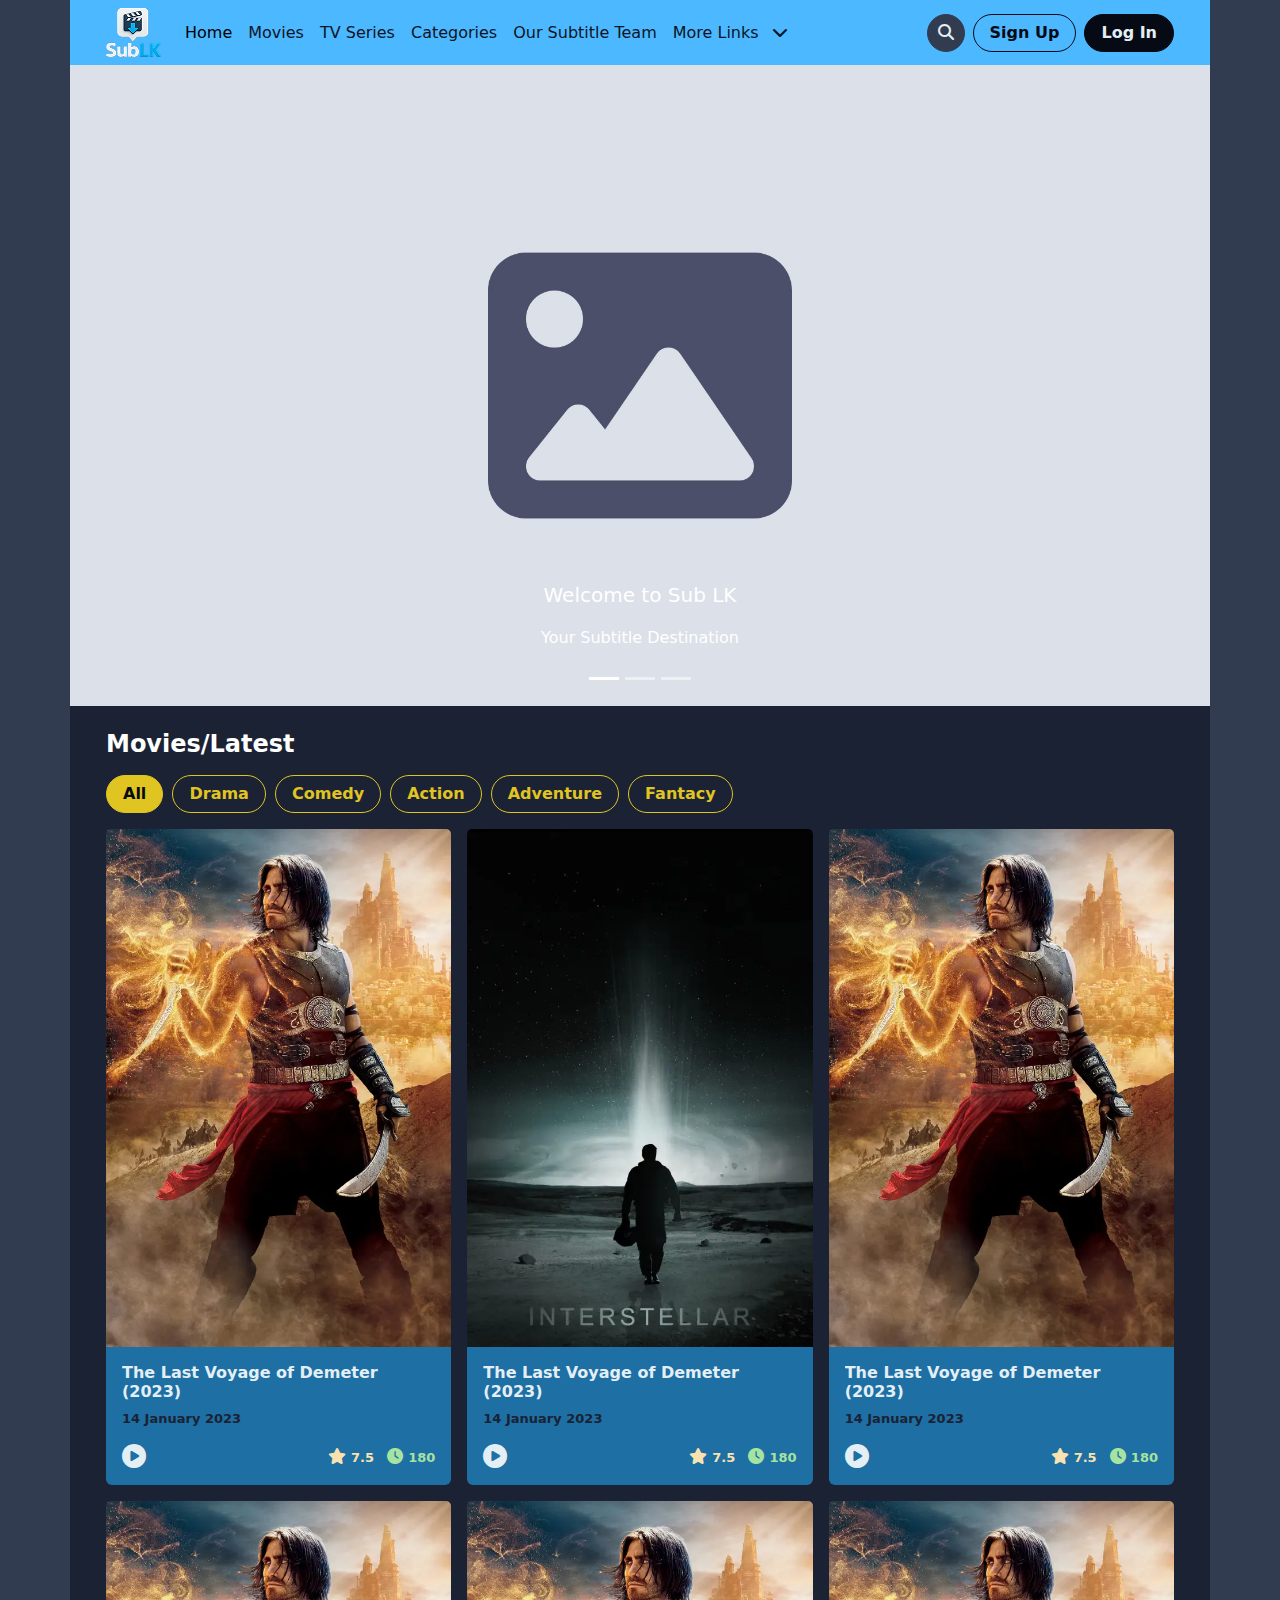
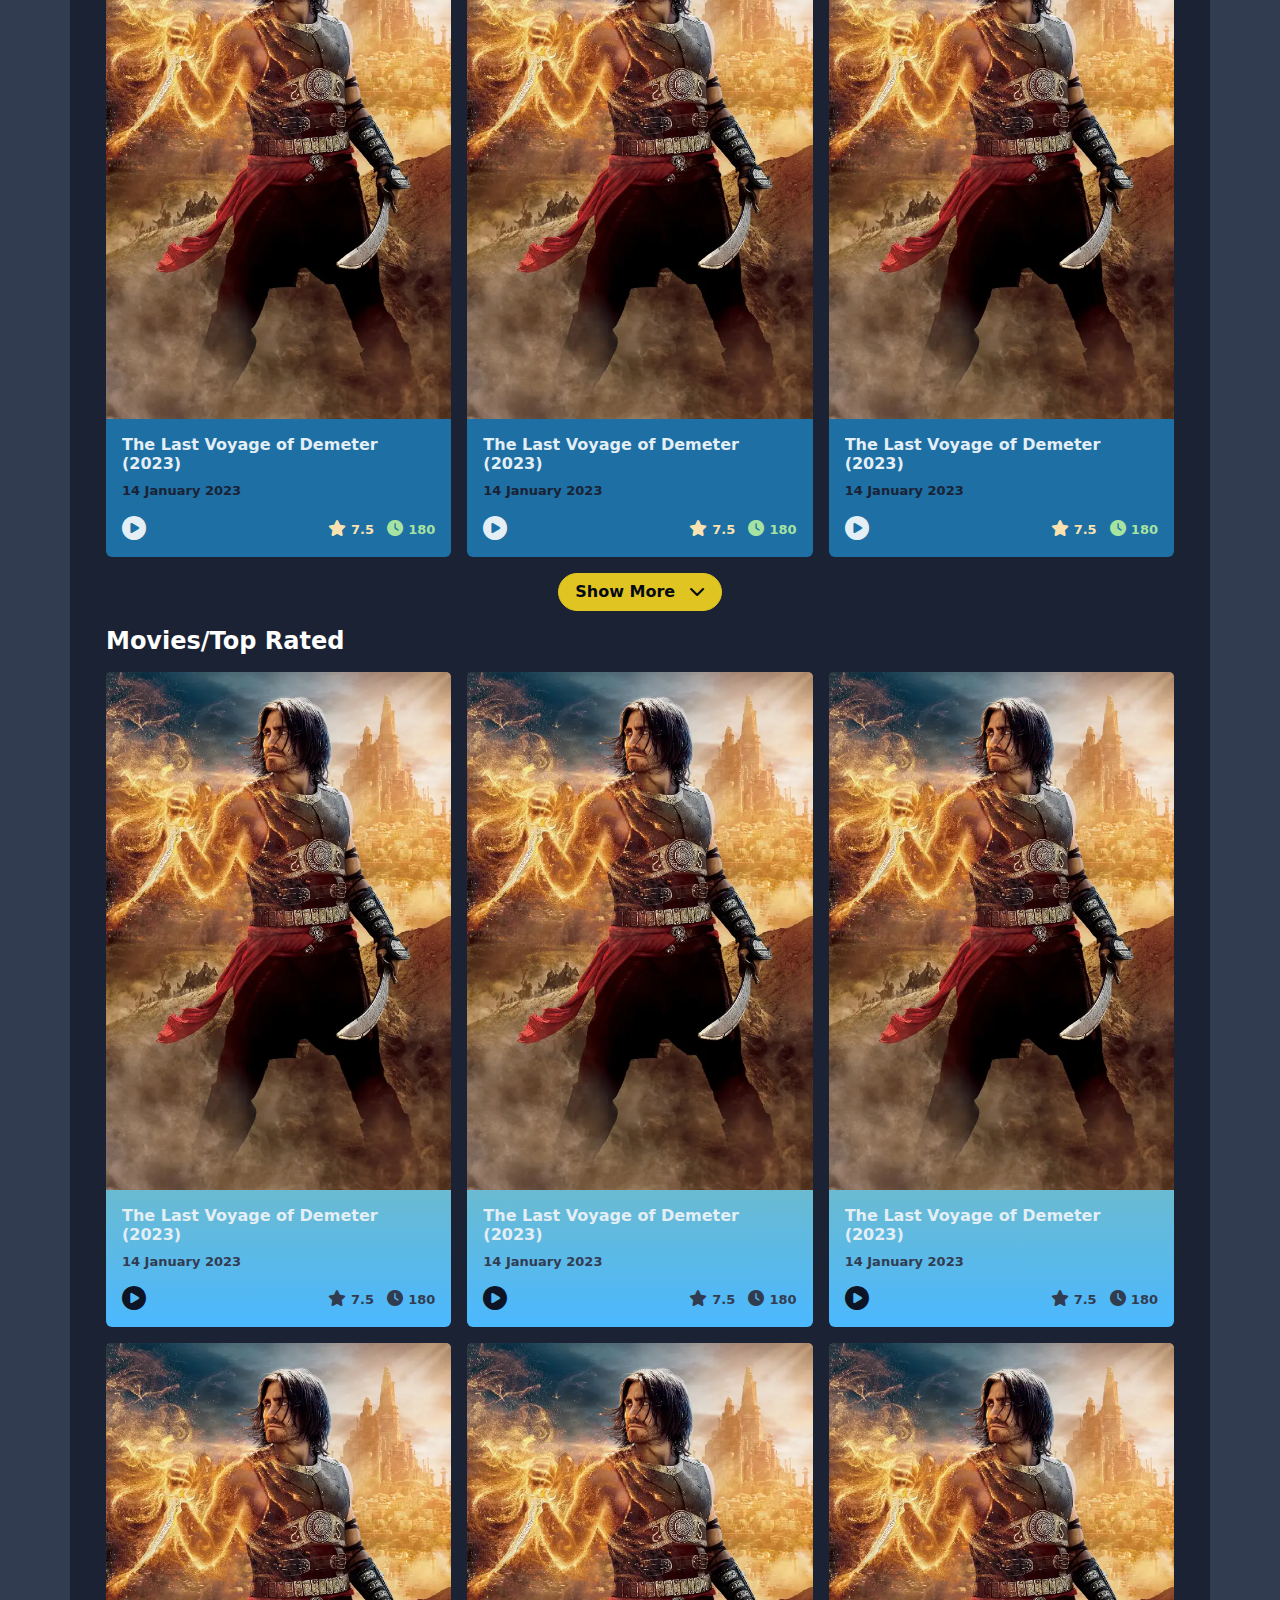
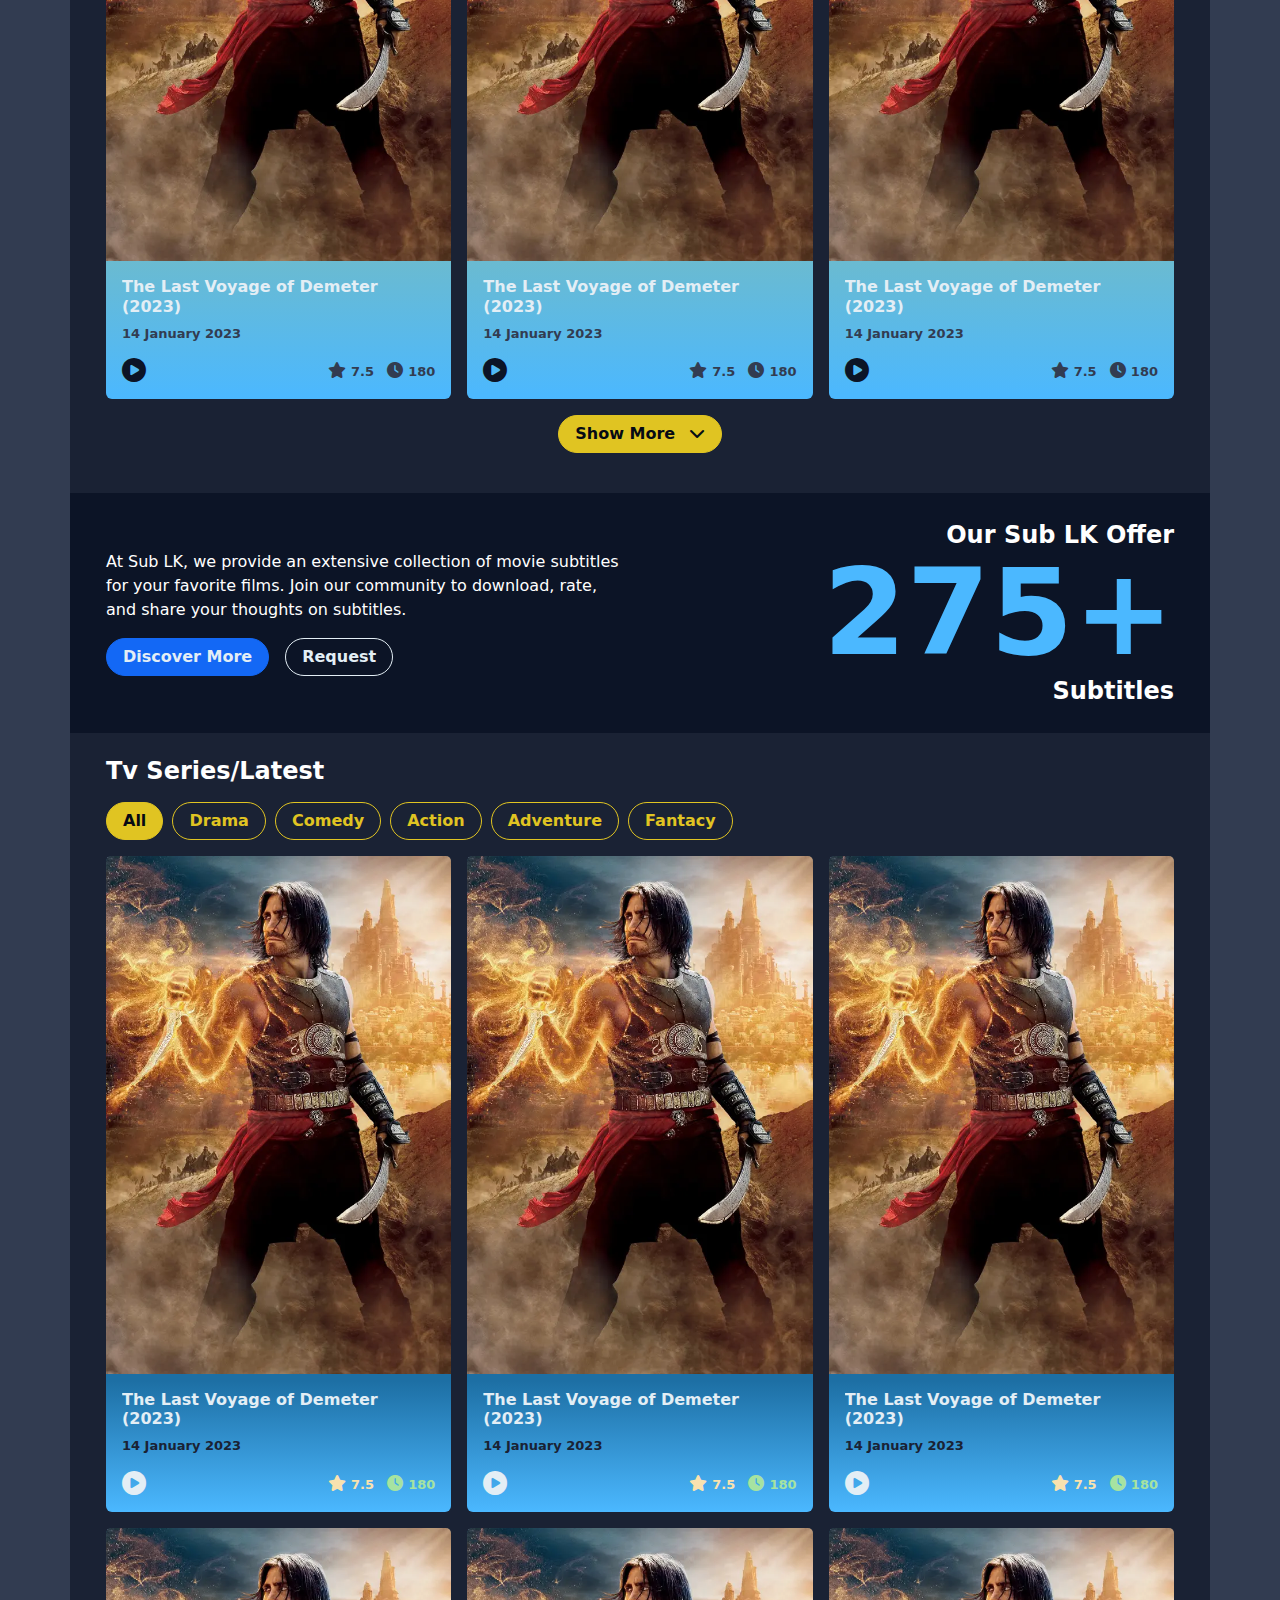
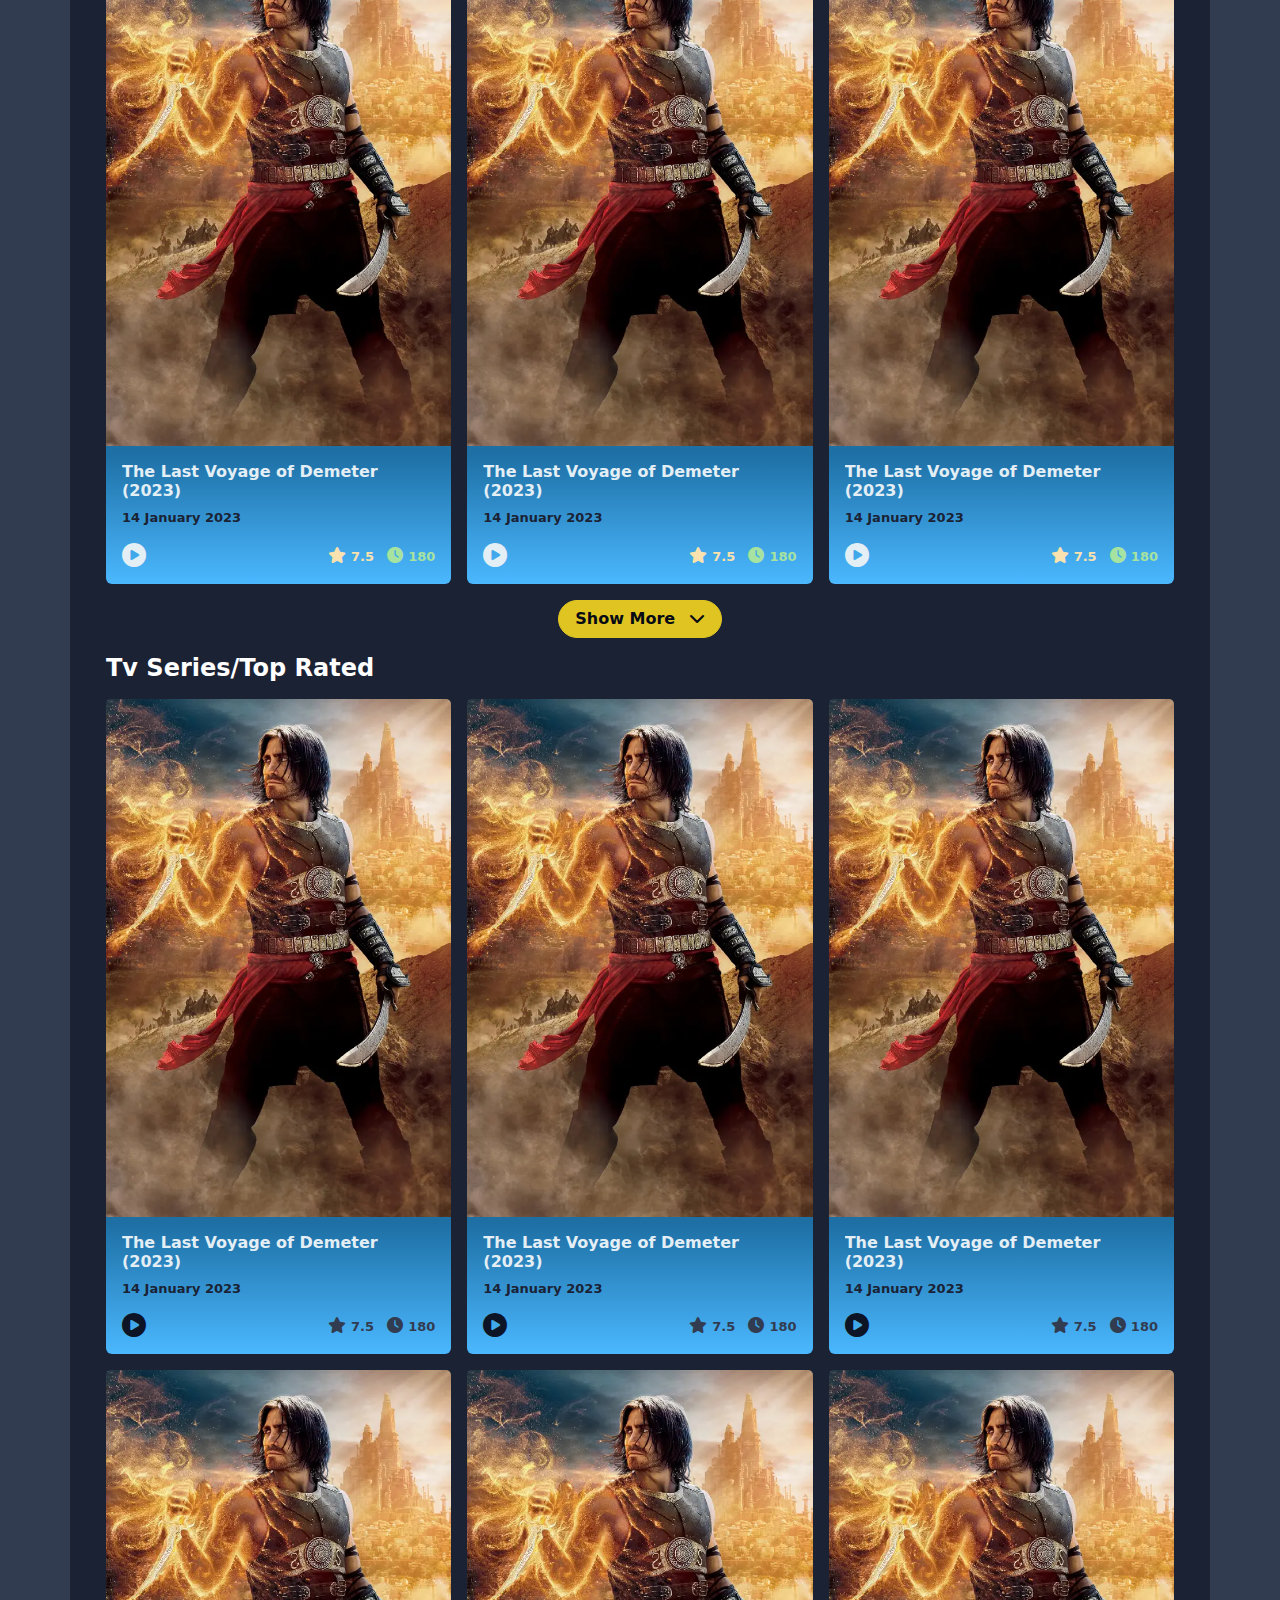
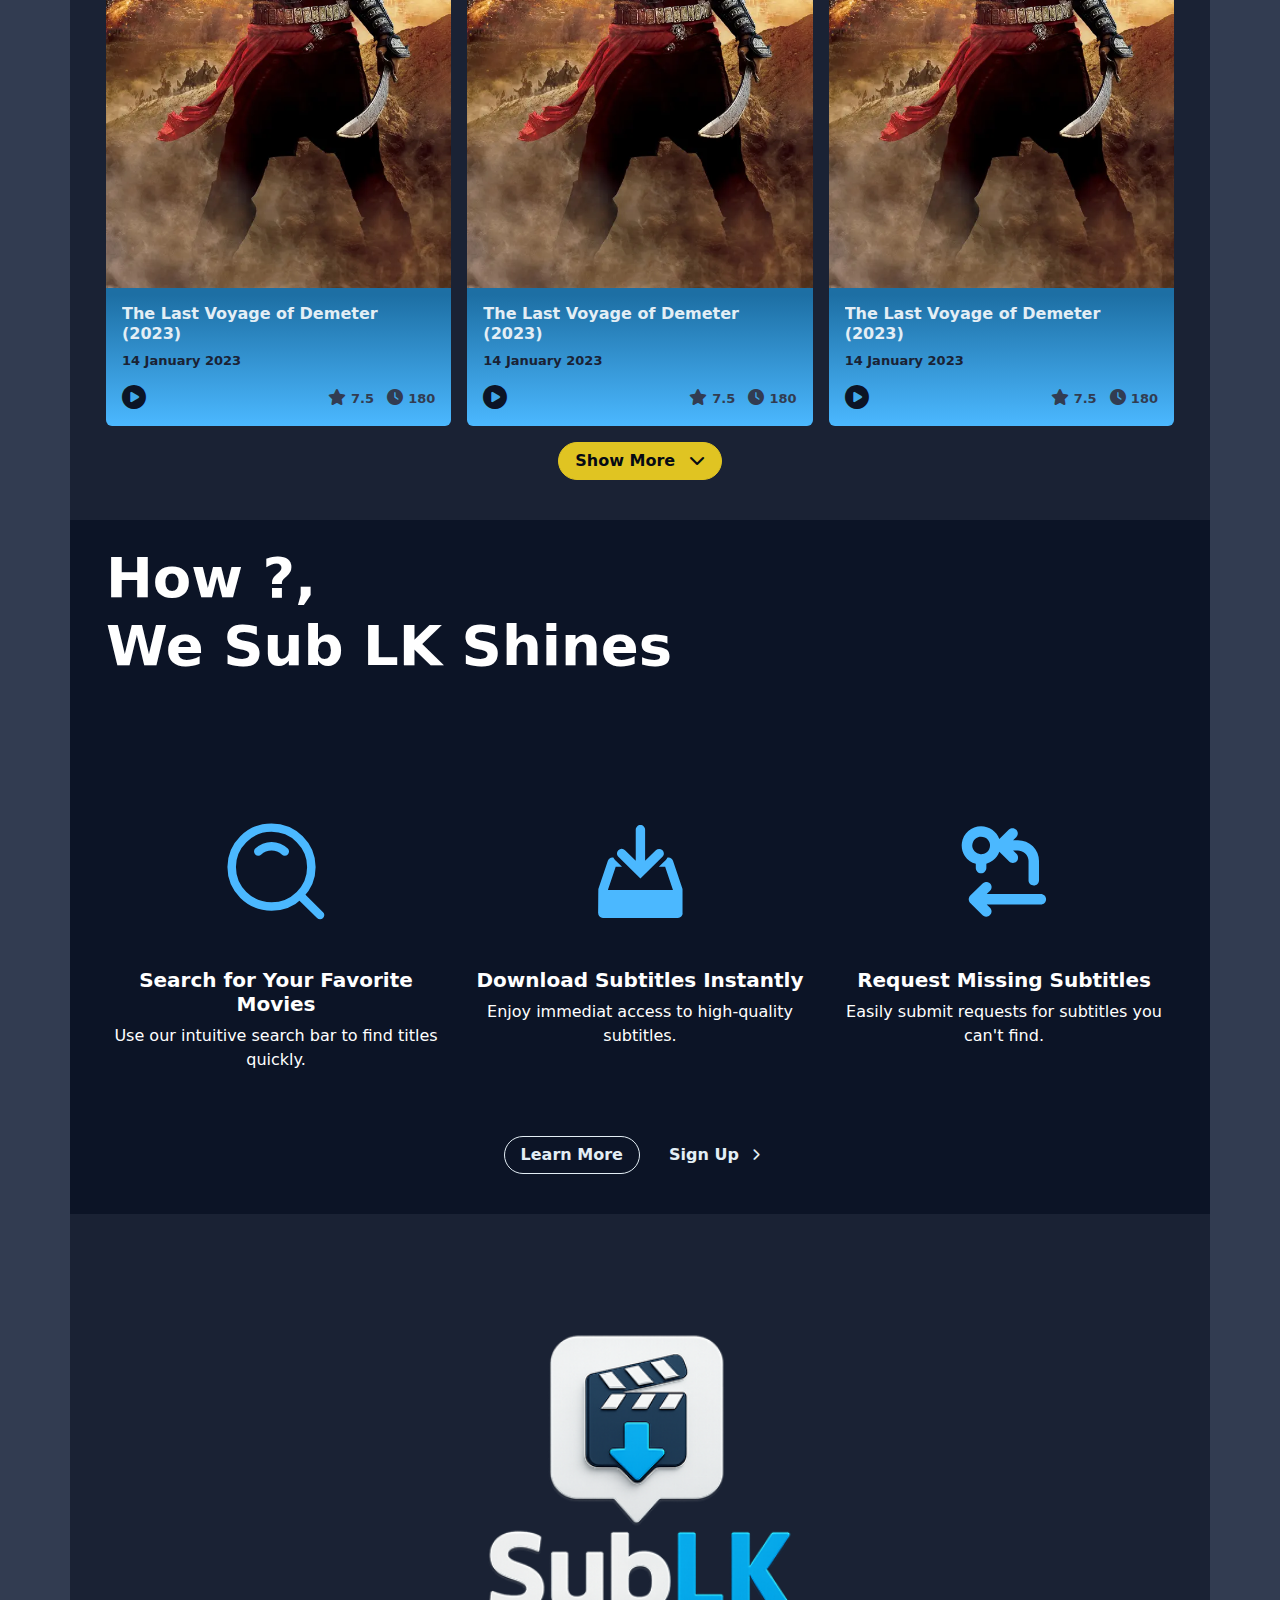
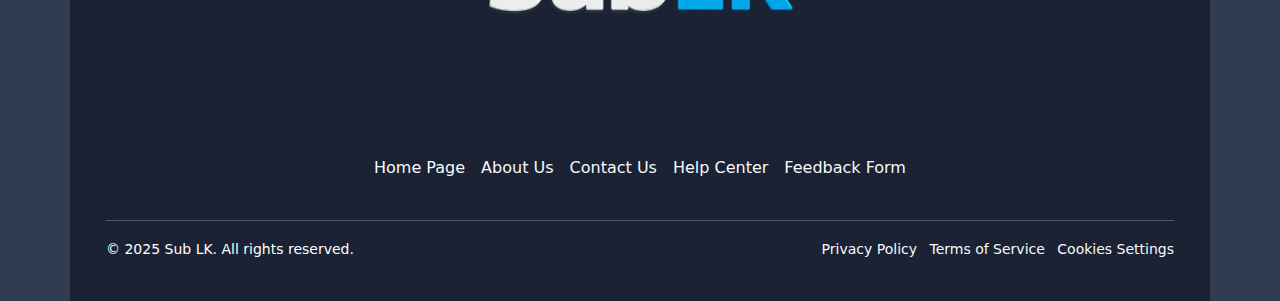
<file: index.html>
<!DOCTYPE html>
<html lang="en">

<head>
    <meta charset="UTF-8">
    <meta name="viewport" content="width=device-width, initial-scale=1.0">
    <title>SubLK</title>
    <link rel="stylesheet" href="bootstrap.min.css">
    <link rel="stylesheet" href="https://cdnjs.cloudflare.com/ajax/libs/font-awesome/6.7.2/css/all.min.css"
        integrity="sha512-Evv84Mr4kqVGRNSgIGL/F/aIDqQb7xQ2vcrdIwxfjThSH8CSR7PBEakCr51Ck+w+/U6swU2Im1vVX0SVk9ABhg=="
        crossorigin="anonymous" referrerpolicy="no-referrer" />
    <link rel="stylesheet" href="style.css">
</head>

<body class="bg-accent-dark">

    <div class="container-fluid container-lg bg-primary-dark">

        <!-- nav-bar -->
        <div class="row px-4 bg-accent-blue">

            <nav class="navbar navbar-expand-lg">

                <div class="container-fluid">
                    <a class="navbar-brand p-0" href="#">
                        <img src="images/logo-small.png" alt="">
                    </a>
                    <button class="navbar-toggler" type="button" data-bs-toggle="collapse"
                        data-bs-target="#navbarSupportedContent" aria-controls="navbarSupportedContent"
                        aria-expanded="false" aria-label="Toggle navigation">
                        <span class="navbar-toggler-icon"></span>
                    </button>
                    <div class="collapse navbar-collapse" id="navbarSupportedContent">
                        <ul class="navbar-nav me-auto mb-2 mb-lg-0">
                            <li class="nav-item">
                                <a class="nav-link active" aria-current="page" href="#">Home</a>
                            </li>
                            <li class="nav-item">
                                <a class="nav-link" href="#">Movies</a>
                            </li>
                            <li class="nav-item">
                                <a class="nav-link" href="#">TV Series</a>
                            </li>
                            <li class="nav-item">
                                <a class="nav-link" href="#">Categories</a>
                            </li>
                            <li class="nav-item">
                                <a class="nav-link" href="#">Our Subtitle Team</a>
                            </li>
                            <li class="nav-item">
                                <a class="nav-link" data-bs-toggle="collapse" href="#moreLinksMenu" role="button"
                                    aria-expanded="false" aria-controls="moreLinksMenu">
                                    More Links
                                    <i class="fa-solid fa-chevron-down ms-2"></i>
                                </a>
                            </li>
                        </ul>
                        <button class="btn btn-accent-dark rounded-circle me-2"
                            style="padding-left: 10px; padding-right: 10px;">
                            <i class="fa-solid fa-magnifying-glass"></i>
                        </button>
                        <button class="btn btn-outline-dark rounded-pill me-2">Sign Up</button>
                        <button class="btn btn-dark rounded-pill">Log In</button>
                    </div>
                </div>
            </nav>

        </div>
        <!-- nav-bar -->

        <!-- more-links-menu -->
        <div class="row collapse px-4" id="moreLinksMenu">

            <div class="col-xs-12 col-sm-6 col-md-4 col-lg-3 my-3">

                <div class="row mb-3">
                    <h6 class="fw-semibold text-warning" style="font-size: small;">Explore More</h6>
                </div>

                <div class="row text-white">

                    <div class="col-auto">

                        <i class="fa-solid fa-cube"></i>

                    </div>

                    <div class="col">

                        <h6 class="fw-semibold">Latest Movies</h6>
                        <p style="font-size: small;">Discover the newest releases and subtitles.</p>

                    </div>

                </div>

                <div class="row text-white">

                    <div class="col-auto">

                        <i class="fa-solid fa-cube"></i>

                    </div>

                    <div class="col">

                        <h6 class="fw-semibold">Popular Picks</h6>
                        <p style="font-size: small;">Check out trending movies and their subtitles.</p>

                    </div>

                </div>

                <div class="row text-white">

                    <div class="col-auto">

                        <i class="fa-solid fa-cube"></i>

                    </div>

                    <div class="col">

                        <h6 class="fw-semibold">Top Rated</h6>
                        <p style="font-size: small;">See the highest-rated films and subtitles.</p>

                    </div>

                </div>

                <div class="row text-white">

                    <div class="col-auto">

                        <i class="fa-solid fa-cube"></i>

                    </div>

                    <div class="col">

                        <h6 class="fw-semibold">User Requests</h6>
                        <p style="font-size: small;">Request your favorite subtitles easily here.</p>

                    </div>

                </div>

            </div>

            <div class="col-xs-12 col-sm-6 col-md-4 col-lg-3 my-3">

                <div class="row mb-3">
                    <h6 class="fw-semibold text-warning" style="font-size: small;">More Sections</h6>
                </div>

                <div class="row text-white">

                    <div class="col-auto">

                        <i class="fa-solid fa-cube"></i>

                    </div>

                    <div class="col">

                        <h6 class="fw-semibold">Community Forum</h6>
                        <p style="font-size: small;">Join discussions about movies and subtitles.</p>

                    </div>

                </div>

                <div class="row text-white">

                    <div class="col-auto">

                        <i class="fa-solid fa-cube"></i>

                    </div>

                    <div class="col">

                        <h6 class="fw-semibold">Help Center</h6>
                        <p style="font-size: small;">Find answers to your subtitle questions.</p>

                    </div>

                </div>

                <div class="row text-white">

                    <div class="col-auto">

                        <i class="fa-solid fa-cube"></i>

                    </div>

                    <div class="col">

                        <h6 class="fw-semibold">Contact Us</h6>
                        <p style="font-size: small;">Reach out for support or inquiries.</p>

                    </div>

                </div>

                <div class="row text-white">

                    <div class="col-auto">

                        <i class="fa-solid fa-cube"></i>

                    </div>

                    <div class="col">

                        <h6 class="fw-semibold">About Us</h6>
                        <p style="font-size: small;">Learn more about our mission and team.</p>

                    </div>

                </div>

            </div>

            <div class="col-xs-12 col-sm-6 col-md-4 col-lg-3 my-3">

                <div class="row mb-3">
                    <h6 class="fw-semibold text-warning" style="font-size: small;">Latest Articles</h6>
                </div>

                <div class="row text-white">

                    <div class="col-auto">

                        <i class="fa-solid fa-cube"></i>

                    </div>

                    <div class="col">

                        <h6 class="fw-semibold">Subtitle Tips</h6>
                        <p style="font-size: small;">Get the best tips for subtitle usage.</p>

                    </div>

                </div>

                <div class="row text-white">

                    <div class="col-auto">

                        <i class="fa-solid fa-cube"></i>

                    </div>

                    <div class="col">

                        <h6 class="fw-semibold">Movie Reviews</h6>
                        <p style="font-size: small;">Read our reviews on the latest films.</p>

                    </div>

                </div>

                <div class="row text-white">

                    <div class="col-auto">

                        <i class="fa-solid fa-cube"></i>

                    </div>

                    <div class="col">

                        <h6 class="fw-semibold">User Feedback</h6>
                        <p style="font-size: small;">Share your thoughts on subtitles and movies.</p>

                    </div>

                </div>

                <div class="row text-white">

                    <div class="col-auto">

                        <i class="fa-solid fa-cube"></i>

                    </div>

                    <div class="col">

                        <h6 class="fw-semibold">Upcoming Releases</h6>
                        <p style="font-size: small;">Stay updated on what's coming soon.</p>

                    </div>

                </div>

            </div>

            <div class="col-xs-12 col-sm-6 col-md-4 col-lg-3 my-3">

                <div class="row mb-3">
                    <h6 class="fw-semibold text-warning" style="font-size: small;">Featured Artices</h6>
                </div>

                <div class="row text-white">

                    <div class="col-12">

                        <img src="images/placeholder-image.jpg" alt="" class="w-100 rounded">

                    </div>

                    <div class="col-12 mt-3">
                        <h6 class="fw-semibold">Subtitle Guide</h6>
                        <p style="font-size: small;" class="mb-1">Your ultimate guide to using subtitles.</p>
                        <a href="#" class="link-light" style="font-size: small;">Read more</a>
                    </div>

                </div>

            </div>

        </div>
        <!-- more-links-menu -->

        <!-- carousel -->
        <div class="row">

            <div id="carouselExampleCaptions" class="carousel slide px-0">
                <div class="carousel-indicators">
                    <button type="button" data-bs-target="#carouselExampleCaptions" data-bs-slide-to="0" class="active"
                        aria-current="true" aria-label="Slide 1"></button>
                    <button type="button" data-bs-target="#carouselExampleCaptions" data-bs-slide-to="1"
                        aria-label="Slide 2"></button>
                    <button type="button" data-bs-target="#carouselExampleCaptions" data-bs-slide-to="2"
                        aria-label="Slide 3"></button>
                </div>
                <div class="carousel-inner">
                    <div class="carousel-item active">
                        <img src="images/placeholder-image.jpg" class="d-block w-100" alt="...">
                        <div class="carousel-caption d-none d-md-block">
                            <p class="fs-5">Welcome to Sub LK</p>
                            <p class="">Your Subtitle Destination</p>
                        </div>
                    </div>
                    <div class="carousel-item">
                        <img src="images/placeholder-image.jpg" class="d-block w-100" alt="...">
                        <div class="carousel-caption d-none d-md-block">
                            <p class="fs-5">Second slide label</p>
                            <p class="">Some representative placeholder content for the second
                                slide.</p>
                        </div>
                    </div>
                    <div class="carousel-item">
                        <img src="images/placeholder-image.jpg" class="d-block w-100" alt="...">
                        <div class="carousel-caption d-none d-md-block">
                            <p class="fs-5">Third slide label</p>
                            <p class="">Some representative placeholder content for the third
                                slide.</p>
                        </div>
                    </div>
                </div>

            </div>
        </div>
        <!-- carousel -->

        <!-- movies-section -->
        <div class="row bg-secondary-dark p-4">

            <h4 class="fw-semibold mb-3 text-white">Movies/Latest</h4>


            <div class="col-12 mb-2">
                <button class="btn btn-warning rounded-pill mb-2 me-1">All</button>
                <button class="btn btn-outline-warning rounded-pill mb-2 me-1">Drama</button>
                <button class="btn btn-outline-warning rounded-pill mb-2 me-1">Comedy</button>
                <button class="btn btn-outline-warning rounded-pill mb-2 me-1">Action</button>
                <button class="btn btn-outline-warning rounded-pill mb-2 me-1">Adventure</button>
                <button class="btn btn-outline-warning rounded-pill mb-2">Fantacy</button>
            </div>

            <div class="col-12">
                <div class="row row-cols-1 row-cols-sm-2 row-cols-md-3 row-cols-lg-3 row-cols-xl-3 row-cols-xxl-6 g-3">

                    <div class="col">
                        <div class="card border-0 bg-card-dark-blue">

                            <img src="images/posters/prince-of-persia-the-sands-of-time.webp" class="card-img-top"
                                alt="...">

                            <div class="card-body">

                                <h6 class="card-title fw-semibold line-limit-3">
                                    The Last Voyage of Demeter (2023)
                                </h6>

                                <p class="card-text">14 January 2023</p>

                                <div class="d-flex justify-content-between">

                                    <div>
                                        <i class="fa-solid fa-circle-play fa-fade fa-xl card-play-icon" role="button"
                                            data-video-id="mRDE5l-PJYY" onmouseover="cardPlayIconHover(this, true);"
                                            onmouseout="cardPlayIconHover(this, false);" onclick="playTrailer(this);">
                                        </i>
                                    </div>

                                    <div>
                                        <i class="fa-solid fa-star"></i>
                                        <span class="me-2">7.5</span>
                                        <i class="fa-solid fa-clock"></i>
                                        <span>180</span>
                                    </div>
                                </div>

                            </div>
                        </div>

                    </div>

                    <div class="col">
                        <div class="card border-0 bg-card-dark-blue">

                            <img src="images/posters/intersteller.webp" class="card-img-top"
                                alt="...">

                            <div class="card-body">

                                <h6 class="card-title fw-semibold line-limit-3">
                                    The Last Voyage of Demeter (2023)
                                </h6>

                                <p class="card-text">14 January 2023</p>

                                <div class="d-flex justify-content-between">

                                    <div>
                                        <i class="fa-solid fa-circle-play fa-fade fa-xl card-play-icon" role="button"
                                            data-video-id="zSWdZVtXT7E" onmouseover="cardPlayIconHover(this, true);"
                                            onmouseout="cardPlayIconHover(this, false);" onclick="playTrailer(this);">
                                        </i>
                                    </div>

                                    <div>
                                        <i class="fa-solid fa-star"></i>
                                        <span class="me-2">7.5</span>
                                        <i class="fa-solid fa-clock"></i>
                                        <span>180</span>
                                    </div>
                                </div>

                            </div>
                        </div>

                    </div>

                    <div class="col">
                        <div class="card border-0 bg-card-dark-blue">

                            <img src="images/posters/prince-of-persia-the-sands-of-time.webp" class="card-img-top"
                                alt="...">

                            <div class="card-body">

                                <h6 class="card-title fw-semibold line-limit-3">
                                    The Last Voyage of Demeter (2023)
                                </h6>

                                <p class="card-text">14 January 2023</p>

                                <div class="d-flex justify-content-between">

                                    <div>
                                        <i class="fa-solid fa-circle-play fa-fade fa-xl card-play-icon" role="button"
                                            data-video-id="mRDE5l-PJYY" onmouseover="cardPlayIconHover(this, true);"
                                            onmouseout="cardPlayIconHover(this, false);" onclick="playTrailer(this);">
                                        </i>
                                    </div>

                                    <div>
                                        <i class="fa-solid fa-star"></i>
                                        <span class="me-2">7.5</span>
                                        <i class="fa-solid fa-clock"></i>
                                        <span>180</span>
                                    </div>
                                </div>

                            </div>
                        </div>

                    </div>

                    <div class="col">
                        <div class="card border-0 bg-card-dark-blue">

                            <img src="images/posters/prince-of-persia-the-sands-of-time.webp" class="card-img-top"
                                alt="...">

                            <div class="card-body">

                                <h6 class="card-title fw-semibold line-limit-3">
                                    The Last Voyage of Demeter (2023)
                                </h6>

                                <p class="card-text">14 January 2023</p>

                                <div class="d-flex justify-content-between">

                                    <div>
                                        <i class="fa-solid fa-circle-play fa-fade fa-xl card-play-icon" role="button"
                                            data-video-id="mRDE5l-PJYY" onmouseover="cardPlayIconHover(this, true);"
                                            onmouseout="cardPlayIconHover(this, false);" onclick="playTrailer(this);">
                                        </i>
                                    </div>

                                    <div>
                                        <i class="fa-solid fa-star"></i>
                                        <span class="me-2">7.5</span>
                                        <i class="fa-solid fa-clock"></i>
                                        <span>180</span>
                                    </div>
                                </div>

                            </div>
                        </div>

                    </div>

                    <div class="col">
                        <div class="card border-0 bg-card-dark-blue">

                            <img src="images/posters/prince-of-persia-the-sands-of-time.webp" class="card-img-top"
                                alt="...">

                            <div class="card-body">

                                <h6 class="card-title fw-semibold line-limit-3">
                                    The Last Voyage of Demeter (2023)
                                </h6>

                                <p class="card-text">14 January 2023</p>

                                <div class="d-flex justify-content-between">

                                    <div>
                                        <i class="fa-solid fa-circle-play fa-fade fa-xl card-play-icon" role="button"
                                            data-video-id="mRDE5l-PJYY" onmouseover="cardPlayIconHover(this, true);"
                                            onmouseout="cardPlayIconHover(this, false);" onclick="playTrailer(this);">
                                        </i>
                                    </div>

                                    <div>
                                        <i class="fa-solid fa-star"></i>
                                        <span class="me-2">7.5</span>
                                        <i class="fa-solid fa-clock"></i>
                                        <span>180</span>
                                    </div>
                                </div>

                            </div>
                        </div>

                    </div>

                    <div class="col">
                        <div class="card border-0 bg-card-dark-blue">

                            <img src="images/posters/prince-of-persia-the-sands-of-time.webp" class="card-img-top"
                                alt="...">

                            <div class="card-body">

                                <h6 class="card-title fw-semibold line-limit-3">
                                    The Last Voyage of Demeter (2023)
                                </h6>

                                <p class="card-text">14 January 2023</p>

                                <div class="d-flex justify-content-between">

                                    <div>
                                        <i class="fa-solid fa-circle-play fa-fade fa-xl card-play-icon" role="button"
                                            data-video-id="mRDE5l-PJYY" onmouseover="cardPlayIconHover(this, true);"
                                            onmouseout="cardPlayIconHover(this, false);" onclick="playTrailer(this);">
                                        </i>
                                    </div>

                                    <div>
                                        <i class="fa-solid fa-star"></i>
                                        <span class="me-2">7.5</span>
                                        <i class="fa-solid fa-clock"></i>
                                        <span>180</span>
                                    </div>
                                </div>

                            </div>
                        </div>

                    </div>


                </div>
            </div>

            <div class="col-12 text-center my-3">
                <button class="btn btn-warning rounded-pill">
                    Show More
                    <i class="fa-solid fa-chevron-down ms-2"></i>
                </button>
            </div>

            <h4 class="fw-semibold mb-3 text-white">Movies/Top Rated</h4>

            <div class="col-12">
                <div class="row row-cols-1 row-cols-sm-2 row-cols-md-3 row-cols-lg-3 row-cols-xl-3 row-cols-xxl-6 g-3">

                    <div class="col">
                        <div class="card border-0 bg-card-blue">

                            <img src="images/posters/prince-of-persia-the-sands-of-time.webp" class="card-img-top"
                                alt="...">

                            <div class="card-body">

                                <h6 class="card-title fw-semibold line-limit-3">
                                    The Last Voyage of Demeter (2023)
                                </h6>

                                <p class="card-text">14 January 2023</p>

                                <div class="d-flex justify-content-between">

                                    <div>
                                        <i class="fa-solid fa-circle-play fa-fade fa-xl card-play-icon" role="button"
                                            data-video-id="mRDE5l-PJYY" onmouseover="cardPlayIconHover(this, true);"
                                            onmouseout="cardPlayIconHover(this, false);" onclick="playTrailer(this);">
                                        </i>
                                    </div>

                                    <div>
                                        <i class="fa-solid fa-star"></i>
                                        <span class="me-2">7.5</span>
                                        <i class="fa-solid fa-clock"></i>
                                        <span>180</span>
                                    </div>
                                </div>

                            </div>
                        </div>

                    </div>

                    <div class="col">
                        <div class="card border-0 bg-card-blue">

                            <img src="images/posters/prince-of-persia-the-sands-of-time.webp" class="card-img-top"
                                alt="...">

                            <div class="card-body">

                                <h6 class="card-title fw-semibold line-limit-3">
                                    The Last Voyage of Demeter (2023)
                                </h6>

                                <p class="card-text">14 January 2023</p>

                                <div class="d-flex justify-content-between">

                                    <div>
                                        <i class="fa-solid fa-circle-play fa-fade fa-xl card-play-icon" role="button"
                                            data-video-id="mRDE5l-PJYY" onmouseover="cardPlayIconHover(this, true);"
                                            onmouseout="cardPlayIconHover(this, false);" onclick="playTrailer(this);">
                                        </i>
                                    </div>

                                    <div>
                                        <i class="fa-solid fa-star"></i>
                                        <span class="me-2">7.5</span>
                                        <i class="fa-solid fa-clock"></i>
                                        <span>180</span>
                                    </div>
                                </div>

                            </div>
                        </div>

                    </div>

                    <div class="col">
                        <div class="card border-0 bg-card-blue">

                            <img src="images/posters/prince-of-persia-the-sands-of-time.webp" class="card-img-top"
                                alt="...">

                            <div class="card-body">

                                <h6 class="card-title fw-semibold line-limit-3">
                                    The Last Voyage of Demeter (2023)
                                </h6>

                                <p class="card-text">14 January 2023</p>

                                <div class="d-flex justify-content-between">

                                    <div>
                                        <i class="fa-solid fa-circle-play fa-fade fa-xl card-play-icon" role="button"
                                            data-video-id="mRDE5l-PJYY" onmouseover="cardPlayIconHover(this, true);"
                                            onmouseout="cardPlayIconHover(this, false);" onclick="playTrailer(this);">
                                        </i>
                                    </div>

                                    <div>
                                        <i class="fa-solid fa-star"></i>
                                        <span class="me-2">7.5</span>
                                        <i class="fa-solid fa-clock"></i>
                                        <span>180</span>
                                    </div>
                                </div>

                            </div>
                        </div>

                    </div>

                    <div class="col">
                        <div class="card border-0 bg-card-blue">

                            <img src="images/posters/prince-of-persia-the-sands-of-time.webp" class="card-img-top"
                                alt="...">

                            <div class="card-body">

                                <h6 class="card-title fw-semibold line-limit-3">
                                    The Last Voyage of Demeter (2023)
                                </h6>

                                <p class="card-text">14 January 2023</p>

                                <div class="d-flex justify-content-between">

                                    <div>
                                        <i class="fa-solid fa-circle-play fa-fade fa-xl card-play-icon" role="button"
                                            data-video-id="mRDE5l-PJYY" onmouseover="cardPlayIconHover(this, true);"
                                            onmouseout="cardPlayIconHover(this, false);" onclick="playTrailer(this);">
                                        </i>
                                    </div>

                                    <div>
                                        <i class="fa-solid fa-star"></i>
                                        <span class="me-2">7.5</span>
                                        <i class="fa-solid fa-clock"></i>
                                        <span>180</span>
                                    </div>
                                </div>

                            </div>
                        </div>

                    </div>

                    <div class="col">
                        <div class="card border-0 bg-card-blue">

                            <img src="images/posters/prince-of-persia-the-sands-of-time.webp" class="card-img-top"
                                alt="...">

                            <div class="card-body">

                                <h6 class="card-title fw-semibold line-limit-3">
                                    The Last Voyage of Demeter (2023)
                                </h6>

                                <p class="card-text">14 January 2023</p>

                                <div class="d-flex justify-content-between">

                                    <div>
                                        <i class="fa-solid fa-circle-play fa-fade fa-xl card-play-icon" role="button"
                                            data-video-id="mRDE5l-PJYY" onmouseover="cardPlayIconHover(this, true);"
                                            onmouseout="cardPlayIconHover(this, false);" onclick="playTrailer(this);">
                                        </i>
                                    </div>

                                    <div>
                                        <i class="fa-solid fa-star"></i>
                                        <span class="me-2">7.5</span>
                                        <i class="fa-solid fa-clock"></i>
                                        <span>180</span>
                                    </div>
                                </div>

                            </div>
                        </div>

                    </div>

                    <div class="col">
                        <div class="card border-0 bg-card-blue">

                            <img src="images/posters/prince-of-persia-the-sands-of-time.webp" class="card-img-top"
                                alt="...">

                            <div class="card-body">

                                <h6 class="card-title fw-semibold line-limit-3">
                                    The Last Voyage of Demeter (2023)
                                </h6>

                                <p class="card-text">14 January 2023</p>

                                <div class="d-flex justify-content-between">

                                    <div>
                                        <i class="fa-solid fa-circle-play fa-fade fa-xl card-play-icon" role="button"
                                            data-video-id="mRDE5l-PJYY" onmouseover="cardPlayIconHover(this, true);"
                                            onmouseout="cardPlayIconHover(this, false);" onclick="playTrailer(this);">
                                        </i>
                                    </div>

                                    <div>
                                        <i class="fa-solid fa-star"></i>
                                        <span class="me-2">7.5</span>
                                        <i class="fa-solid fa-clock"></i>
                                        <span>180</span>
                                    </div>
                                </div>

                            </div>
                        </div>

                    </div>


                </div>
            </div>

            <div class="text-center my-3">
                <button class="btn btn-warning rounded-pill">
                    Show More
                    <i class="fa-solid fa-chevron-down ms-2"></i>
                </button>
            </div>

        </div>
        <!-- movies-section -->

        <!-- subtitles-count-section -->
        <div class="row align-items-center p-4">
            <div class="col-12 col-lg-6 text-center text-lg-start order-1 order-lg-0">

                <p class="text-white">
                    At Sub LK, we provide an extensive collection of movie subtitles for your favorite films. Join our
                    community to download, rate, and share your thoughts on subtitles.
                </p>

                <div class="d-flex justify-content-center justify-content-lg-start">
                    <button class="btn btn-primary rounded-pill me-3">Discover More</button>
                    <button class="btn btn-outline-light rounded-pill">Request</button>
                </div>
            </div>

            <div class="col-12 col-lg-6 text-center text-lg-end order-0 order-lg-1 mb-3 mb-lg-0">

                <p class="fs-4 fw-bold mb-0 text-white">Our Sub LK Offer</p>
                <p class="fw-semibold mb-0 lh-1 text-accent-blue" style="font-size: 120px;">275+</p>
                <p class="fs-4 fw-bold mb-0 text-white">Subtitles</p>

            </div>
        </div>
        <!-- subtitles-count-section -->

        <!-- tv-series-section -->
        <div class="row bg-secondary-dark p-4">

            <h4 class="fw-semibold mb-3 text-white">Tv Series/Latest</h4>


            <div class="col-12 mb-2">
                <button class="btn btn-warning rounded-pill mb-2 me-1">All</button>
                <button class="btn btn-outline-warning rounded-pill mb-2 me-1">Drama</button>
                <button class="btn btn-outline-warning rounded-pill mb-2 me-1">Comedy</button>
                <button class="btn btn-outline-warning rounded-pill mb-2 me-1">Action</button>
                <button class="btn btn-outline-warning rounded-pill mb-2 me-1">Adventure</button>
                <button class="btn btn-outline-warning rounded-pill mb-2">Fantacy</button>
            </div>

            <div class="col-12">
                <div class="row row-cols-1 row-cols-sm-2 row-cols-md-3 row-cols-lg-3 row-cols-xl-3 row-cols-xxl-6 g-3">

                    <div class="col">
                        <div class="card border-0 bg-card-dark-mix">

                            <img src="images/posters/prince-of-persia-the-sands-of-time.webp" class="card-img-top"
                                alt="...">

                            <div class="card-body">

                                <h6 class="card-title fw-semibold line-limit-3">
                                    The Last Voyage of Demeter (2023)
                                </h6>

                                <p class="card-text">14 January 2023</p>

                                <div class="d-flex justify-content-between">

                                    <div>
                                        <i class="fa-solid fa-circle-play fa-fade fa-xl card-play-icon" role="button"
                                            data-video-id="mRDE5l-PJYY" onmouseover="cardPlayIconHover(this, true);"
                                            onmouseout="cardPlayIconHover(this, false);" onclick="playTrailer(this);">
                                        </i>
                                    </div>

                                    <div>
                                        <i class="fa-solid fa-star"></i>
                                        <span class="me-2">7.5</span>
                                        <i class="fa-solid fa-clock"></i>
                                        <span>180</span>
                                    </div>
                                </div>

                            </div>
                        </div>

                    </div>

                    <div class="col">
                        <div class="card border-0 bg-card-dark-mix">

                            <img src="images/posters/prince-of-persia-the-sands-of-time.webp" class="card-img-top"
                                alt="...">

                            <div class="card-body">

                                <h6 class="card-title fw-semibold line-limit-3">
                                    The Last Voyage of Demeter (2023)
                                </h6>

                                <p class="card-text">14 January 2023</p>

                                <div class="d-flex justify-content-between">

                                    <div>
                                        <i class="fa-solid fa-circle-play fa-fade fa-xl card-play-icon" role="button"
                                            data-video-id="mRDE5l-PJYY" onmouseover="cardPlayIconHover(this, true);"
                                            onmouseout="cardPlayIconHover(this, false);" onclick="playTrailer(this);">
                                        </i>
                                    </div>

                                    <div>
                                        <i class="fa-solid fa-star"></i>
                                        <span class="me-2">7.5</span>
                                        <i class="fa-solid fa-clock"></i>
                                        <span>180</span>
                                    </div>
                                </div>

                            </div>
                        </div>

                    </div>

                    <div class="col">
                        <div class="card border-0 bg-card-dark-mix">

                            <img src="images/posters/prince-of-persia-the-sands-of-time.webp" class="card-img-top"
                                alt="...">

                            <div class="card-body">

                                <h6 class="card-title fw-semibold line-limit-3">
                                    The Last Voyage of Demeter (2023)
                                </h6>

                                <p class="card-text">14 January 2023</p>

                                <div class="d-flex justify-content-between">

                                    <div>
                                        <i class="fa-solid fa-circle-play fa-fade fa-xl card-play-icon" role="button"
                                            data-video-id="mRDE5l-PJYY" onmouseover="cardPlayIconHover(this, true);"
                                            onmouseout="cardPlayIconHover(this, false);" onclick="playTrailer(this);">
                                        </i>
                                    </div>

                                    <div>
                                        <i class="fa-solid fa-star"></i>
                                        <span class="me-2">7.5</span>
                                        <i class="fa-solid fa-clock"></i>
                                        <span>180</span>
                                    </div>
                                </div>

                            </div>
                        </div>

                    </div>

                    <div class="col">
                        <div class="card border-0 bg-card-dark-mix">

                            <img src="images/posters/prince-of-persia-the-sands-of-time.webp" class="card-img-top"
                                alt="...">

                            <div class="card-body">

                                <h6 class="card-title fw-semibold line-limit-3">
                                    The Last Voyage of Demeter (2023)
                                </h6>

                                <p class="card-text">14 January 2023</p>

                                <div class="d-flex justify-content-between">

                                    <div>
                                        <i class="fa-solid fa-circle-play fa-fade fa-xl card-play-icon" role="button"
                                            data-video-id="mRDE5l-PJYY" onmouseover="cardPlayIconHover(this, true);"
                                            onmouseout="cardPlayIconHover(this, false);" onclick="playTrailer(this);">
                                        </i>
                                    </div>

                                    <div>
                                        <i class="fa-solid fa-star"></i>
                                        <span class="me-2">7.5</span>
                                        <i class="fa-solid fa-clock"></i>
                                        <span>180</span>
                                    </div>
                                </div>

                            </div>
                        </div>

                    </div>

                    <div class="col">
                        <div class="card border-0 bg-card-dark-mix">

                            <img src="images/posters/prince-of-persia-the-sands-of-time.webp" class="card-img-top"
                                alt="...">

                            <div class="card-body">

                                <h6 class="card-title fw-semibold line-limit-3">
                                    The Last Voyage of Demeter (2023)
                                </h6>

                                <p class="card-text">14 January 2023</p>

                                <div class="d-flex justify-content-between">

                                    <div>
                                        <i class="fa-solid fa-circle-play fa-fade fa-xl card-play-icon" role="button"
                                            data-video-id="mRDE5l-PJYY" onmouseover="cardPlayIconHover(this, true);"
                                            onmouseout="cardPlayIconHover(this, false);" onclick="playTrailer(this);">
                                        </i>
                                    </div>

                                    <div>
                                        <i class="fa-solid fa-star"></i>
                                        <span class="me-2">7.5</span>
                                        <i class="fa-solid fa-clock"></i>
                                        <span>180</span>
                                    </div>
                                </div>

                            </div>
                        </div>

                    </div>

                    <div class="col">
                        <div class="card border-0 bg-card-dark-mix">

                            <img src="images/posters/prince-of-persia-the-sands-of-time.webp" class="card-img-top"
                                alt="...">

                            <div class="card-body">

                                <h6 class="card-title fw-semibold line-limit-3">
                                    The Last Voyage of Demeter (2023)
                                </h6>

                                <p class="card-text">14 January 2023</p>

                                <div class="d-flex justify-content-between">

                                    <div>
                                        <i class="fa-solid fa-circle-play fa-fade fa-xl card-play-icon" role="button"
                                            data-video-id="mRDE5l-PJYY" onmouseover="cardPlayIconHover(this, true);"
                                            onmouseout="cardPlayIconHover(this, false);" onclick="playTrailer(this);">
                                        </i>
                                    </div>

                                    <div>
                                        <i class="fa-solid fa-star"></i>
                                        <span class="me-2">7.5</span>
                                        <i class="fa-solid fa-clock"></i>
                                        <span>180</span>
                                    </div>
                                </div>

                            </div>
                        </div>

                    </div>


                </div>
            </div>

            <div class="col-12 text-center my-3">
                <button class="btn btn-warning rounded-pill">
                    Show More
                    <i class="fa-solid fa-chevron-down ms-2"></i>
                </button>
            </div>

            <h4 class="fw-semibold mb-3 text-white">Tv Series/Top Rated</h4>

            <div class="col-12">
                <div class="row row-cols-1 row-cols-sm-2 row-cols-md-3 row-cols-lg-3 row-cols-xl-3 row-cols-xxl-6 g-3">

                    <div class="col">
                        <div class="card border-0 bg-card-dark-mix-mono">

                            <img src="images/posters/prince-of-persia-the-sands-of-time.webp" class="card-img-top"
                                alt="...">

                            <div class="card-body">

                                <h6 class="card-title fw-semibold line-limit-3">
                                    The Last Voyage of Demeter (2023)
                                </h6>

                                <p class="card-text">14 January 2023</p>

                                <div class="d-flex justify-content-between">

                                    <div>
                                        <i class="fa-solid fa-circle-play fa-fade fa-xl card-play-icon" role="button"
                                            data-video-id="mRDE5l-PJYY" onmouseover="cardPlayIconHover(this, true);"
                                            onmouseout="cardPlayIconHover(this, false);" onclick="playTrailer(this);">
                                        </i>
                                    </div>

                                    <div>
                                        <i class="fa-solid fa-star"></i>
                                        <span class="me-2">7.5</span>
                                        <i class="fa-solid fa-clock"></i>
                                        <span>180</span>
                                    </div>
                                </div>

                            </div>
                        </div>

                    </div>

                    <div class="col">
                        <div class="card border-0 bg-card-dark-mix-mono">

                            <img src="images/posters/prince-of-persia-the-sands-of-time.webp" class="card-img-top"
                                alt="...">

                            <div class="card-body">

                                <h6 class="card-title fw-semibold line-limit-3">
                                    The Last Voyage of Demeter (2023)
                                </h6>

                                <p class="card-text">14 January 2023</p>

                                <div class="d-flex justify-content-between">

                                    <div>
                                        <i class="fa-solid fa-circle-play fa-fade fa-xl card-play-icon" role="button"
                                            data-video-id="mRDE5l-PJYY" onmouseover="cardPlayIconHover(this, true);"
                                            onmouseout="cardPlayIconHover(this, false);" onclick="playTrailer(this);">
                                        </i>
                                    </div>

                                    <div>
                                        <i class="fa-solid fa-star"></i>
                                        <span class="me-2">7.5</span>
                                        <i class="fa-solid fa-clock"></i>
                                        <span>180</span>
                                    </div>
                                </div>

                            </div>
                        </div>

                    </div>

                    <div class="col">
                        <div class="card border-0 bg-card-dark-mix-mono">

                            <img src="images/posters/prince-of-persia-the-sands-of-time.webp" class="card-img-top"
                                alt="...">

                            <div class="card-body">

                                <h6 class="card-title fw-semibold line-limit-3">
                                    The Last Voyage of Demeter (2023)
                                </h6>

                                <p class="card-text">14 January 2023</p>

                                <div class="d-flex justify-content-between">

                                    <div>
                                        <i class="fa-solid fa-circle-play fa-fade fa-xl card-play-icon" role="button"
                                            data-video-id="mRDE5l-PJYY" onmouseover="cardPlayIconHover(this, true);"
                                            onmouseout="cardPlayIconHover(this, false);" onclick="playTrailer(this);">
                                        </i>
                                    </div>

                                    <div>
                                        <i class="fa-solid fa-star"></i>
                                        <span class="me-2">7.5</span>
                                        <i class="fa-solid fa-clock"></i>
                                        <span>180</span>
                                    </div>
                                </div>

                            </div>
                        </div>

                    </div>

                    <div class="col">
                        <div class="card border-0 bg-card-dark-mix-mono">

                            <img src="images/posters/prince-of-persia-the-sands-of-time.webp" class="card-img-top"
                                alt="...">

                            <div class="card-body">

                                <h6 class="card-title fw-semibold line-limit-3">
                                    The Last Voyage of Demeter (2023)
                                </h6>

                                <p class="card-text">14 January 2023</p>

                                <div class="d-flex justify-content-between">

                                    <div>
                                        <i class="fa-solid fa-circle-play fa-fade fa-xl card-play-icon" role="button"
                                            data-video-id="mRDE5l-PJYY" onmouseover="cardPlayIconHover(this, true);"
                                            onmouseout="cardPlayIconHover(this, false);" onclick="playTrailer(this);">
                                        </i>
                                    </div>

                                    <div>
                                        <i class="fa-solid fa-star"></i>
                                        <span class="me-2">7.5</span>
                                        <i class="fa-solid fa-clock"></i>
                                        <span>180</span>
                                    </div>
                                </div>

                            </div>
                        </div>

                    </div>

                    <div class="col">
                        <div class="card border-0 bg-card-dark-mix-mono">

                            <img src="images/posters/prince-of-persia-the-sands-of-time.webp" class="card-img-top"
                                alt="...">

                            <div class="card-body">

                                <h6 class="card-title fw-semibold line-limit-3">
                                    The Last Voyage of Demeter (2023)
                                </h6>

                                <p class="card-text">14 January 2023</p>

                                <div class="d-flex justify-content-between">

                                    <div>
                                        <i class="fa-solid fa-circle-play fa-fade fa-xl card-play-icon" role="button"
                                            data-video-id="mRDE5l-PJYY" onmouseover="cardPlayIconHover(this, true);"
                                            onmouseout="cardPlayIconHover(this, false);" onclick="playTrailer(this);">
                                        </i>
                                    </div>

                                    <div>
                                        <i class="fa-solid fa-star"></i>
                                        <span class="me-2">7.5</span>
                                        <i class="fa-solid fa-clock"></i>
                                        <span>180</span>
                                    </div>
                                </div>

                            </div>
                        </div>

                    </div>

                    <div class="col">
                        <div class="card border-0 bg-card-dark-mix-mono">

                            <img src="images/posters/prince-of-persia-the-sands-of-time.webp" class="card-img-top"
                                alt="...">

                            <div class="card-body">

                                <h6 class="card-title fw-semibold line-limit-3">
                                    The Last Voyage of Demeter (2023)
                                </h6>

                                <p class="card-text">14 January 2023</p>

                                <div class="d-flex justify-content-between">

                                    <div>
                                        <i class="fa-solid fa-circle-play fa-fade fa-xl card-play-icon" role="button"
                                            data-video-id="mRDE5l-PJYY" onmouseover="cardPlayIconHover(this, true);"
                                            onmouseout="cardPlayIconHover(this, false);" onclick="playTrailer(this);">
                                        </i>
                                    </div>

                                    <div>
                                        <i class="fa-solid fa-star"></i>
                                        <span class="me-2">7.5</span>
                                        <i class="fa-solid fa-clock"></i>
                                        <span>180</span>
                                    </div>
                                </div>

                            </div>
                        </div>

                    </div>


                </div>
            </div>

            <div class="text-center my-3">
                <button class="btn btn-warning rounded-pill">
                    Show More
                    <i class="fa-solid fa-chevron-down ms-2"></i>
                </button>
            </div>

        </div>
        <!-- tv-series-section -->

        <!-- how-banner -->
        <div class="row align-items-center p-4 mb-5 text-white">

            <div class="col-12 text-center text-md-start">

                <p class="fw-bold mb-0 lh-2 display-4">How ?,</p>
                <p class="fw-bold mb-0 lh-2 display-4">We Sub LK Shines</p>

            </div>

        </div>

        <div class="row p-4 text-white justify-content-center">

            <div class="col-12 col-sm-10 col-md-4">

                <div class="row justify-content-center">

                    <div class="col-4 py-5">
                        <img src="images/search-icon.svg" alt="" class="w-100">
                    </div>

                </div>

                <div class="row text-center">
                    <p class="fw-semibold h5">Search for Your Favorite Movies</p>
                    <p>Use our intuitive search bar to find titles quickly.</p>
                </div>

            </div>

            <div class="col-12 col-sm-10 col-md-4">

                <div class="row justify-content-center">

                    <div class="col-4 py-5">
                        <img src="images/download-icon.svg" alt="" class="w-100">
                    </div>

                </div>

                <div class="row text-center">
                    <p class="fw-semibold h5">Download Subtitles Instantly</p>
                    <p>Enjoy immediat access to high-quality subtitles.</p>
                </div>

            </div>

            <div class="col-12 col-sm-10 col-md-4">

                <div class="row justify-content-center">

                    <div class="col-4 py-5">
                        <img src="images/request-icon.svg" alt="" class="w-100">
                    </div>

                </div>

                <div class="row text-center">
                    <p class="fw-semibold h5">Request Missing Subtitles</p>
                    <p>Easily submit requests for subtitles you can't find.</p>
                </div>

            </div>

        </div>

        <div class="row p-4 text-center mb-3">
            <div class="col">
                <button class="btn btn-outline-light rounded-pill me-2">Learn More</button>
                <button class="btn btn-outline-light border-0 rounded-pill">
                    Sign Up
                    <i class="fa-solid fa-chevron-right fa-xs ms-2"></i>
                </button>
            </div>
        </div>
        <!-- how-banner -->


        <div class="row p-4 justify-content-center bg-secondary-dark">

            <div class="col-5 mb-3">

                <div class="row p-4">
                    <img src="images/logo-large.png" alt="" class="w-100">

                </div>

            </div>

        </div>

        <div class="row px-4 bg-secondary-dark">

            <div class="col-12">

                <div class="row row-cols-auto g-2 justify-content-center">

                    <div class="col">
                        <a href="#" class="link-light link-underline-opacity-0 me-2">Home Page</a>
                    </div>

                    <div class="col">
                        <a href="#" class="link-light link-underline-opacity-0 me-2">About Us</a>
                    </div>

                    <div class="col">
                        <a href="#" class="link-light link-underline-opacity-0 me-2">Contact Us</a>
                    </div>

                    <div class="col">
                        <a href="#" class="link-light link-underline-opacity-0 me-2">Help Center</a>
                    </div>

                    <div class="col">
                        <a href="#" class="link-light link-underline-opacity-0">Feedback Form</a>

                    </div>

                </div>
            </div>

        </div>

        <div class="row p-4 bg-secondary-dark">

            <div class="col-12">
                <hr class="text-white">
            </div>

            <div class="col-12 d-flex flex-column flex-md-row justify-content-md-between">

                <div>
                    <p class="text-white"><small>&copy; 2025 Sub LK. All rights reserved.</small></p>
                </div>

                <div>
                    <small>
                        <a href="#" class="me-2 text-nowrap link-light link-underline-opacity-0">Privacy Policy</a>
                        <a href="#" class="me-2 text-nowrap link-light link-underline-opacity-0">Terms of Service</a>
                        <a href="#" class="text-nowrap link-light link-underline-opacity-0">Cookies Settings</a>
                    </small>
                </div>

            </div>

        </div>

    </div>

    <!-- Youtube Trailer Modal -->
    <div class="modal fade" id="trailerModal" data-bs-backdrop="static" data-bs-keyboard="false" tabindex="-1"
        aria-labelledby="trailerModalLabel" aria-hidden="true">

        <div class="modal-dialog modal-dialog-centered modal-lg">
            <div class="modal-content">

                <div class="modal-header d-flex justify-content-between">

                    <img src="images/logo-small-text.png" alt="">

                    <div>
                        <i class="fa-solid fa-circle-xmark fa-xl btn-modal-close" role="button" aria-label="Close"
                            onclick="hideTrailerModal();"></i>
                    </div>
                
                </div>

                <div class="modal-body p-0" style="aspect-ratio: 16/9;">

                    <div id="ytPlayer"></div>

                </div>

                <div class="modal-footer justify-content-center">
                    <a href="#" class="link-accent-blue">Download Subtitles<i class="fa-solid fa-arrow-up-right-from-square ms-1"></i></a>
                </div>

            </div>
        </div>
    </div>
    <!-- Youtube Trailer Modal -->


    <!-- Error Modal -->
    <div class="modal fade" id="errorModal" tabindex="-1" aria-labelledby="errorModalLabel" aria-hidden="true">

        <div class="modal-dialog modal-dialog-centered">
            <div class="modal-content">

                <div class="modal-header d-flex justify-content-between">

                    <img src="images/logo-small-text.png" alt="">

                    <div>
                        <i class="fa-solid fa-circle-xmark fa-xl btn-modal-close" role="button" data-bs-dismiss="modal"
                            aria-label="Close">
                        </i>
                    </div>

                </div>

                <div class="modal-body text-center">

                    <i class="fa-solid fa-triangle-exclamation fa-fade text-accent-blue display-5 mb-3"></i>
                    <h5>Something went wrong.</h5>

                </div>

                <div class="modal-footer">
                    <button type="button" class="btn btn-accent-blue rounded-pill">Report</button>
                    <button type="button" class="btn btn-outline-light rounded-pill"
                        data-bs-dismiss="modal">Close</button>
                </div>
            </div>
        </div>
    </div>
    <!-- Error Modal -->



    <script src="bootstrap.bundle.min.js"></script>
    <script src="https://www.youtube.com/iframe_api"></script>
    <script src="script.js"></script>

</body>

</html>
</file>
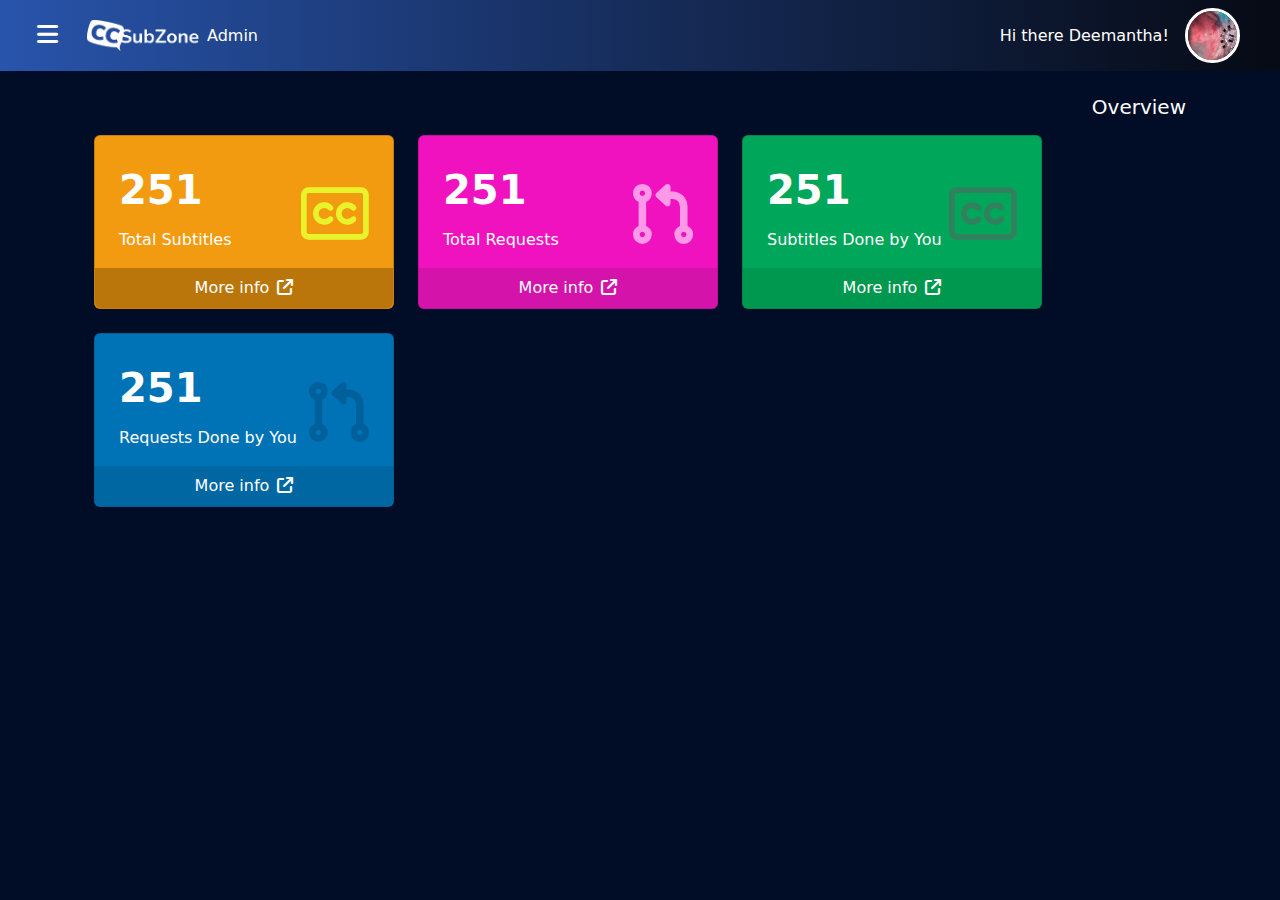
<file: admin.html>
<!DOCTYPE html>
<html lang="en">

<head>
    <meta charset="UTF-8">
    <meta name="viewport" content="width=device-width, initial-scale=1.0">
    <title>SubZone Admin</title>
    <!-- Favicon -->
    <link rel="icon" type="image/png" href="images/subzonefavicon3.png" sizes="32x32">
    <link rel="stylesheet" href="bootstrap.min.css">
    <link rel="stylesheet" href="https://cdnjs.cloudflare.com/ajax/libs/font-awesome/6.7.2/css/all.min.css"
        integrity="sha512-Evv84Mr4kqVGRNSgIGL/F/aIDqQb7xQ2vcrdIwxfjThSH8CSR7PBEakCr51Ck+w+/U6swU2Im1vVX0SVk9ABhg=="
        crossorigin="anonymous" referrerpolicy="no-referrer" />
    <link rel="stylesheet" href="admin.style.css">
</head>

<body class="bg-dark-background-blue">

    <div class="container-fluid p-0 m-0">

        <!-- nav-bar -->
        <div id="navbar" class="bg-primary-dark-scroll sticky-top">
            <nav
                class="navbar m-0 navbar-expand-xl w-100 d-flex justify-content-between align-items-center custom-nav-padding">
                <!-- Left section -->
                <div id="mbNavbar" class="d-flex align-items-center gap-3">
                    <!-- Button with icon triggers offcanvas -->
                    <button class="btn" type="button" data-bs-toggle="offcanvas"
                        data-bs-target="#offcanvasWithBothOptions" aria-controls="offcanvasWithBothOptions">
                        <i class="fa-solid fa-bars" style="color: #ffffff;"></i>
                    </button>
                    <span class="d-flex align-items-center gap-2">
                        <img src="images/subzone.png" style="width: 7rem;" alt="">
                        <p class="mb-0 text-white">Admin</p>
                    </span>

                </div>

                <!-- Right section -->
                <div id="mbNavbarRight" class="align-items-center">
                    <p class="first mb-0 text-white">Hi there Deemantha!</p>
                    <a class="second navbar-brand p-0" href="#">
                        <img src="images/interstellar-55425f10ca52c.jpg"
                            class="rounded-circle border border-3 border-white" alt=""
                            style="max-width: 3.45rem; height:3.45rem; object-fit: cover;">
                    </a>
                </div>
            </nav>
        </div>
        <!--mb-nav-bar -->
         
         <div class="row w-100 justify-content-center align-items-center">
            <div id="navRight" class="justify-content-center align-items-center d-xl-none">
                    <p class="first mb-0 text-white">Hi there Kavindya!</p>
                    <a class="second navbar-brand me-3 p-0" href="#">
                        <img src="images/interstellar-55425f10ca52c.jpg"
                            class="rounded-circle border border-3 border-white" alt=""
                            style="max-width: 3.45rem; height:3.45rem; object-fit: cover;">
                    </a>
            </div>
         </div>       

        <!-- Offcanvas component -->
        <div class="offcanvas offcanvas-start bg-offcanvas-blue" data-bs-scroll="true" tabindex="-1"
            id="offcanvasWithBothOptions" aria-labelledby="offcanvasWithBothOptionsLabel" style="max-width: 300px;">
            <div class="offcanvas-header">
                <h5 class="offcanvas-title text-white" id="offcanvasWithBothOptionsLabel">Dashboard</h5>
                <button type="button" class="btn-close bg-white" data-bs-dismiss="offcanvas"
                    aria-label="Close"></button>
            </div>
            <div class="offcanvas-body">
                <ul class="list-unstyled">
                    <li onclick="showMenuItemById('menu-overview')"><a href="#"
                            class="text-decoration-none text-white d-block"
                            style="padding: 0.8rem 1rem;"><i
                                class="fa-solid fa-gauge me-2 fa-lg" style="color: #ffffff;"></i>Overview</a></li>
                    <li onclick="showMenuItemById('menu-your-work')"><a href="#"
                            class="text-decoration-none text-white d-block"
                            style="padding: 0.8rem 1rem;"><i
                                class="fa-solid fa-briefcase me-2 fa-lg" style="color: #ffffff;"></i>Your Work</a></li>
                    <li onclick="showMenuItemById('menu-requests')"><a href="#"
                            class="text-decoration-none text-white d-block"
                            style="padding: 0.8rem 1rem;"><i
                                class="fa-solid fa-bell me-2 fa-lg" style="color: #ffffff;"></i>Requests</a></li>
                    <li onclick="showMenuItemById('menu-approval')"><a href="#"
                            class="text-decoration-none text-white d-block"
                            style="padding: 0.8rem 1rem;"><i
                                class="fa-regular fa-thumbs-up me-2 fa-lg" style="color: #ffffff;"></i>Subtitle
                            Approval</a></li>
                    <li onclick="showMenuItemById('menu-new-subtitle')"><a href="#"
                            class="text-decoration-none text-white d-block"
                            style="padding: 0.8rem 1rem;"><i
                                class="fa-solid fa-puzzle-piece me-2 fa-lg" style="color: #ffffff;"></i>New Subtitle</a>
                    </li>
                </ul>
            </div>
        </div>
        <!-- Offcanvas component -->

        <div class="container-sm d-flex flex-column align-items-center p-0">

            <!--Overview-->
            <div id="overview" class="w-100 px-4 my-4">
                <div id="overviewComponents" class="d-flex flex-column align-items-end">
                    <h2 class="text-white fs-5 mb-3">Overview</h2>

                    <!-- Flex container -->
                    <div id="overviewCards" class="d-flex w-100 flex-wrap gap-4">
                        <!-- Card 1 -->
                        <div class="card bg-subtitle-orange text-white d-flex flex-column justify-content-between rounded"
                            style="width: 100%; max-width: 300px; height: auto;">
                            <div class="d-flex justify-content-between px-4 pt-4 align-items-center">
                                <div>
                                    <p class="fs-1 fw-bold mb-2">251</p>
                                    <p class="fs-6 fw-medium">Total Subtitles</p>
                                </div>
                                <i class="fa-regular fa-closed-captioning" style="font-size: 60px; color: #e9f32c;"></i>
                            </div>
                            <div class="text-center py-2 mt-auto rounded-bottom" style="background-color: #BA760A;">
                                <a class="text-white text-decoration-none" href="#">More info<i
                                        class="fa-solid fa-arrow-up-right-from-square ms-2"
                                        style="color: #ffffff;"></i></a>
                            </div>
                        </div>
                        <!-- Card 2 -->
                        <div class="card text-white d-flex flex-column justify-content-between rounded"
                            style="background-color:#F012BF ; width: 100%; max-width: 300px; height: auto;">
                            <div class="d-flex justify-content-between px-4 pt-4 align-items-center">
                                <div>
                                    <p class="fs-1 fw-bold mb-2">251</p>
                                    <p class="fs-6 fw-medium">Total Requests</p>
                                </div>
                                <i class="fa-solid fa-code-pull-request" style="font-size: 60px; color: #FF98E7;"></i>
                            </div>
                            <div class="text-center py-2 mt-auto rounded-bottom" style="background-color: #D313AA;">
                                <a class="text-white text-decoration-none" href="#">More info<i
                                        class="fa-solid fa-arrow-up-right-from-square ms-2"
                                        style="color: #ffffff;"></i></a>
                            </div>
                        </div>
                        <!-- Card 3 -->
                        <div class="card text-white d-flex flex-column justify-content-between rounded"
                            style="background-color:#00A65A ; width: 100%; max-width: 300px; height: auto;">
                            <div class="d-flex justify-content-between px-4 pt-4 align-items-center">
                                <div>
                                    <p class="fs-1 fw-bold mb-2">251</p>
                                    <p class="fs-6 fw-medium">Subtitles Done by You</p>
                                </div>
                                <i class="fa-regular fa-closed-captioning" style="font-size: 60px; color: #32815E;"></i>
                            </div>
                            <div class="text-center py-2 mt-auto rounded-bottom" style="background-color: #00974E;">
                                <a class="text-white text-decoration-none" href="#">More info<i
                                        class="fa-solid fa-arrow-up-right-from-square ms-2"
                                        style="color: #ffffff;"></i></a>
                            </div>
                        </div>
                        <!-- Card 4 -->
                        <div class="card text-white d-flex flex-column justify-content-between rounded"
                            style="background-color:#0073B6 ; width: 100%; max-width: 300px; height: auto;">
                            <div class="d-flex justify-content-between px-4 pt-4 align-items-center">
                                <div>
                                    <p class="fs-1 fw-bold mb-2">251</p>
                                    <p class="fs-6 fw-medium">Requests Done by You</p>
                                </div>
                                <i class="fa-solid fa-code-pull-request" style="font-size: 60px; color: #00609C;"></i>
                            </div>
                            <div class="text-center py-2 mt-auto rounded-bottom" style="background-color: #0067A3;">
                                <a class="text-white text-decoration-none" href="#">More info<i
                                        class="fa-solid fa-arrow-up-right-from-square ms-2"
                                        style="color: #ffffff;"></i></a>
                            </div>
                        </div>
                    </div>

                </div>

            </div>

            <!--YourWork-->
            <div id="yourWork" class="w-100 px-4 my-4">

                <div class="container p-0 d-flex flex-column align-items-end">

                    <h2 class="text-white fs-5 mb-3">Your Work</h2>
                    <!-- Flex container -->
                    <div class="col-12">
                        <div
                            class="row row-cols-2 row-cols-sm-2 row-cols-md-3 row-cols-lg-3 row-cols-xl-6 row-cols-xxl-6 g-3">

                            <!--movie card element-->
                            <div class="col">
                                <div class="card border-0 bg-card-dark-blue">

                                    <img src="images/posters/prince-of-persia-the-sands-of-time.webp"
                                        class="card-img-top" alt="...">
                                    <div class="edit-delete-icons">
                                        <button class="btn btn-sm btn-light rounded-circle"><i
                                                class="fa-solid fa-pen"></i></button>
                                        <button class="btn btn-sm btn-danger rounded-circle"><i
                                                class="fa-solid fa-trash"></i></button>
                                    </div>

                                    <div class="card-body">

                                        <p class="card-title fixed-height-line-limit-2">
                                            Prince Of Persia The Sands Of Time (2010)Prince Of Persia The Sands Of Time
                                            (2010)
                                        </p>

                                        <p class="card-text">14 January 2023</p>

                                        <div class="d-flex justify-content-between">

                                            <div>
                                                <i class="fa-solid fa-circle-play fa-fade fa-xl card-play-icon"
                                                    role="button" data-video-id="mRDE5l-PJYY"
                                                    onmouseover="cardPlayIconHover(this, true);"
                                                    onmouseout="cardPlayIconHover(this, false);"
                                                    onclick="playTrailer(this);">
                                                </i>
                                            </div>

                                            <div>
                                                <i class="fa-solid fa-star me-1"></i><span class="me-2">7.5</span>
                                                <i class="fa-solid fa-clock me-1"></i><span>180</span>
                                            </div>
                                        </div>

                                    </div>
                                </div>
                            </div>
                            <!--movie card element-->

                            <!--movie card element-->
                            <div class="col">
                                <div class="card border-0 bg-card-dark-blue">

                                    <img src="images/posters/prince-of-persia-the-sands-of-time.webp"
                                        class="card-img-top" alt="...">
                                    <div class="edit-delete-icons">
                                        <button class="btn btn-sm btn-light rounded-circle"><i
                                                class="fa-solid fa-pen"></i></button>
                                        <button class="btn btn-sm btn-danger rounded-circle"><i
                                                class="fa-solid fa-trash"></i></button>
                                    </div>

                                    <div class="card-body rounded-bottom">

                                        <p class="card-title fixed-height-line-limit-2">
                                            Prince Of Persia The Sands Of Time (2010)Prince Of Persia The Sands Of Time
                                            (2010)
                                        </p>

                                        <p class="card-text">14 January 2023</p>

                                        <div class="d-flex justify-content-between">

                                            <div>
                                                <i class="fa-solid fa-circle-play fa-fade fa-xl card-play-icon"
                                                    role="button" data-video-id="mRDE5l-PJYY"
                                                    onmouseover="cardPlayIconHover(this, true);"
                                                    onmouseout="cardPlayIconHover(this, false);"
                                                    onclick="playTrailer(this);">
                                                </i>
                                            </div>

                                            <div>
                                                <i class="fa-solid fa-star me-1"></i><span class="me-2">7.5</span>
                                                <i class="fa-solid fa-clock me-1"></i><span>180</span>
                                            </div>
                                        </div>

                                    </div>
                                </div>
                            </div>
                            <!--movie card element-->

                            <!--movie card element-->
                            <div class="col">
                                <div class="card border-0 bg-card-dark-blue">

                                    <img src="images/posters/prince-of-persia-the-sands-of-time.webp"
                                        class="card-img-top" alt="...">
                                    <div class="edit-delete-icons">
                                        <button class="btn btn-sm btn-light rounded-circle"><i
                                                class="fa-solid fa-pen"></i></button>
                                        <button class="btn btn-sm btn-danger rounded-circle"><i
                                                class="fa-solid fa-trash"></i></button>
                                    </div>

                                    <div class="card-body rounded-bottom">

                                        <p class="card-title fixed-height-line-limit-2">
                                            Prince Of Persia The Sands Of Time (2010)Prince Of Persia The Sands Of Time
                                            (2010)
                                        </p>

                                        <p class="card-text">14 January 2023</p>

                                        <div class="d-flex justify-content-between">

                                            <div>
                                                <i class="fa-solid fa-circle-play fa-fade fa-xl card-play-icon"
                                                    role="button" data-video-id="mRDE5l-PJYY"
                                                    onmouseover="cardPlayIconHover(this, true);"
                                                    onmouseout="cardPlayIconHover(this, false);"
                                                    onclick="playTrailer(this);">
                                                </i>
                                            </div>

                                            <div>
                                                <i class="fa-solid fa-star me-1"></i><span class="me-2">7.5</span>
                                                <i class="fa-solid fa-clock me-1"></i><span>180</span>
                                            </div>
                                        </div>

                                    </div>
                                </div>
                            </div>
                            <!--movie card element-->

                            <!--movie card element-->
                            <div class="col">
                                <div class="card border-0 bg-card-dark-blue">

                                    <img src="images/posters/prince-of-persia-the-sands-of-time.webp"
                                        class="card-img-top" alt="...">
                                    <div class="edit-delete-icons">
                                        <button class="btn btn-sm btn-light rounded-circle"><i
                                                class="fa-solid fa-pen"></i></button>
                                        <button class="btn btn-sm btn-danger rounded-circle"><i
                                                class="fa-solid fa-trash"></i></button>
                                    </div>

                                    <div class="card-body rounded-bottom">

                                        <p class="card-title fixed-height-line-limit-2">
                                            Prince Of Persia The Sands Of Time (2010)Prince Of Persia The Sands Of Time
                                            (2010)
                                        </p>

                                        <p class="card-text">14 January 2023</p>

                                        <div class="d-flex justify-content-between">

                                            <div>
                                                <i class="fa-solid fa-circle-play fa-fade fa-xl card-play-icon"
                                                    role="button" data-video-id="mRDE5l-PJYY"
                                                    onmouseover="cardPlayIconHover(this, true);"
                                                    onmouseout="cardPlayIconHover(this, false);"
                                                    onclick="playTrailer(this);">
                                                </i>
                                            </div>

                                            <div>
                                                <i class="fa-solid fa-star me-1"></i><span class="me-2">7.5</span>
                                                <i class="fa-solid fa-clock me-1"></i><span>180</span>
                                            </div>
                                        </div>

                                    </div>
                                </div>
                            </div>
                            <!--movie card element-->

                            <!--movie card element-->
                            <div class="col">
                                <div class="card border-0 bg-card-dark-blue">

                                    <img src="images/posters/prince-of-persia-the-sands-of-time.webp"
                                        class="card-img-top" alt="...">
                                    <div class="edit-delete-icons">
                                        <button class="btn btn-sm btn-light rounded-circle"><i
                                                class="fa-solid fa-pen"></i></button>
                                        <button class="btn btn-sm btn-danger rounded-circle"><i
                                                class="fa-solid fa-trash"></i></button>
                                    </div>

                                    <div class="card-body rounded-bottom">

                                        <p class="card-title fixed-height-line-limit-2">
                                            Prince Of Persia The Sands Of Time (2010)Prince Of Persia The Sands Of Time
                                            (2010)
                                        </p>

                                        <p class="card-text">14 January 2023</p>

                                        <div class="d-flex justify-content-between">

                                            <div>
                                                <i class="fa-solid fa-circle-play fa-fade fa-xl card-play-icon"
                                                    role="button" data-video-id="mRDE5l-PJYY"
                                                    onmouseover="cardPlayIconHover(this, true);"
                                                    onmouseout="cardPlayIconHover(this, false);"
                                                    onclick="playTrailer(this);">
                                                </i>
                                            </div>

                                            <div>
                                                <i class="fa-solid fa-star me-1"></i><span class="me-2">7.5</span>
                                                <i class="fa-solid fa-clock me-1"></i><span>180</span>
                                            </div>
                                        </div>

                                    </div>
                                </div>
                            </div>
                            <!--movie card element-->

                            <!--movie card element-->
                            <div class="col">
                                <div class="card border-0 bg-card-dark-blue">

                                    <img src="images/posters/prince-of-persia-the-sands-of-time.webp"
                                        class="card-img-top" alt="...">
                                    <div class="edit-delete-icons">
                                        <button class="btn btn-sm btn-light rounded-circle"><i
                                                class="fa-solid fa-pen"></i></button>
                                        <button class="btn btn-sm btn-danger rounded-circle"><i
                                                class="fa-solid fa-trash"></i></button>
                                    </div>

                                    <div class="card-body rounded-bottom">

                                        <p class="card-title fixed-height-line-limit-2">
                                            Prince Of Persia The Sands Of Time (2010)Prince Of Persia The Sands Of Time
                                            (2010)
                                        </p>

                                        <p class="card-text">14 January 2023</p>

                                        <div class="d-flex justify-content-between">

                                            <div>
                                                <i class="fa-solid fa-circle-play fa-fade fa-xl card-play-icon"
                                                    role="button" data-video-id="mRDE5l-PJYY"
                                                    onmouseover="cardPlayIconHover(this, true);"
                                                    onmouseout="cardPlayIconHover(this, false);"
                                                    onclick="playTrailer(this);">
                                                </i>
                                            </div>

                                            <div>
                                                <i class="fa-solid fa-star me-1"></i><span class="me-2">7.5</span>
                                                <i class="fa-solid fa-clock me-1"></i><span>180</span>
                                            </div>
                                        </div>

                                    </div>
                                </div>
                            </div>
                            <!--movie card element-->

                        </div>
                        <!--See more btton-->
                        <div class="d-flex justify-content-center w-100 mt-3">
                            <button
                            class="border-0 rounded-pill px-4 py-3 custom-yellow-btn">
                                See more
                                <i class="fa-solid fa-chevron-down ms-2"></i>
                            </button>
                        </div>
                    </div>

                </div>
            </div>
            <!--YourWork-->

            <!-- requests -->
            <div class="w-100 px-4 my-4">

                <div id="requests" class="container p-0 d-flex flex-column align-items-end gap-4">

                    <h5 class="text-white m-0">Requests</h5>

                    <div class="d-flex gap-2">
                        <button
                            class="btn btn-hover-white border border-white rounded-pill px-4 py-3 bg-transparent text-white custom-btn-font">Mark
                            as all read</button>
                        <button
                            class="btn btn-hover-white border border-white rounded-pill px-4 py-3 bg-transparent text-white custom-btn-font">Cancel
                            all requests</button>
                    </div>

                    
                    <!-- Flex container requests-->
                    <div
                        class="bg-dark-req-background d-flex flex-wrap justify-content-between w-100 rounded-4 py-4 px-4 glow-on-hover">
                        <div class="card border-0 bg-dark-req-background">
                            <div class="card-body">

                                <div class="d-flex align-items-center mb-3">

                                    <img src="images/interstellar-55425f10ca52c.jpg" alt=""
                                        class="rounded-circle object-fit-cover" width="70px" style="aspect-ratio: 1;">

                                    <div class="d-flex justify-content-center flex-column ms-3">
                                        <p class="text-white m-0 mb-1" style="font-size: 1.07rem;">Sashin
                                            Demantha</p>
                                        <p class="text-white m-0 fw-light" style="font-size: 0.9rem;">10
                                            May 2025</p>
                                    </div>

                                </div>
                                <p class="card-text text-white">some lines in subtitle is missing, can
                                    you guys update them some lines in subtitle is missing, can you guys update them
                                    some lines in subtitle is missing, can you guys update them some lines in subtitle
                                    is missing, can you guys update them some lines in subtitle is missing, can you guys
                                    update them.
                                </p>
                                <div class="d-flex">
                                    <button class="btn btn-outline-danger rounded-circle me-2"
                                        style="padding: 7px 13px 7px 13px;">
                                        <i class="fa-solid fa-xmark"></i>
                                    </button>

                                    <button class="btn btn-outline-success rounded-circle"
                                        style="padding-top: 7px; padding-bottom: 7px;">
                                        <i class="fa-solid fa-check"></i>
                                    </button>
                                </div>



                            </div>
                        </div>
                    </div>
                    
                    <div
                        class="bg-dark-req-background d-flex flex-wrap justify-content-between w-100 rounded-4 py-4 px-4 glow-on-hover">
                        <div class="card border-0 bg-dark-req-background">
                            <div class="card-body">

                                <div class="d-flex align-items-center mb-3">

                                    <img src="images/interstellar-55425f10ca52c.jpg" alt=""
                                        class="rounded-circle object-fit-cover" width="70px" style="aspect-ratio: 1;">

                                    <div class="d-flex justify-content-center flex-column ms-3">
                                        <p class="text-white m-0 mb-1" style="font-size: 1.07rem;">Sashin
                                            Demantha</p>
                                        <p class="text-white m-0 fw-light" style="font-size: 0.9rem;">10
                                            May 2025</p>
                                    </div>

                                </div>
                                <p class="card-text text-white">some lines in subtitle is missing, can
                                    you guys update them some lines in subtitle is missing, can you guys update them
                                    some lines in subtitle is missing, can you guys update them some lines in subtitle
                                    is missing, can you guys update them some lines in subtitle is missing, can you guys
                                    update them.
                                </p>

                                <button class="btn btn-outline-danger rounded-circle me-2"
                                    style="padding: 7px 13px 7px 13px;">
                                    <i class="fa-solid fa-xmark"></i>
                                </button>

                                <button class="btn btn-outline-success rounded-circle"
                                    style="padding-top: 7px; padding-bottom: 7px;">
                                    <i class="fa-solid fa-check"></i>
                                </button>

                            </div>
                        </div>
                    </div>

                    <div
                        class="bg-dark-req-background d-flex flex-wrap justify-content-between w-100 rounded-4 py-4 px-4 glow-on-hover">
                        <div class="card border-0 bg-dark-req-background">
                            <div class="card-body">

                                <div class="d-flex align-items-center mb-3">

                                    <img src="images/interstellar-55425f10ca52c.jpg" alt=""
                                        class="rounded-circle object-fit-cover" width="70px" style="aspect-ratio: 1;">

                                    <div class="d-flex justify-content-center flex-column ms-3">
                                        <p class="text-white m-0 mb-1" style="font-size: 1.07rem;">Sashin
                                            Demantha</p>
                                        <p class="text-white m-0 fw-light" style="font-size: 0.9rem;">10
                                            May 2025</p>
                                    </div>

                                </div>
                                <p class="card-text text-white">some lines in subtitle is missing, can
                                    you guys update them some lines in subtitle is missing, can you guys update them
                                    some lines in subtitle is missing, can you guys update them some lines in subtitle
                                    is missing, can you guys update them some lines in subtitle is missing, can you guys
                                    update them.
                                </p>

                                <button class="btn btn-outline-danger rounded-circle me-2"
                                    style="padding: 7px 13px 7px 13px;">
                                    <i class="fa-solid fa-xmark"></i>
                                </button>

                                <button class="btn btn-outline-success rounded-circle"
                                    style="padding-top: 7px; padding-bottom: 7px;">
                                    <i class="fa-solid fa-check"></i>
                                </button>

                            </div>
                        </div>
                    </div>
                    <!-- Flex container requests-->
                    <!--See more btton-->
                    <div class="d-flex justify-content-center w-100">
                        <button
                        class="btn border-0 rounded-pill px-4 py-3 custom-yellow-btn">
                            See more
                            <i class="fa-solid fa-chevron-down ms-2"></i>
                        </button>
                    </div>


                </div>

                <!--Subtitle file approval-->
                <div id="subApproval" class="w-100 my-4">
                    <div class="container p-0 d-flex flex-column align-items-end gap-4">
                        <h2 class="text-white fs-5 m-0 text-end">Subtitle file approval</h2>
                        <div class="d-flex gap-2">
                            <button
                                class="btn btn-hover-white border border-white rounded-pill px-4 py-3 bg-transparent text-white custom-btn-font">Mark
                                as all read</button>
                            <button
                                class="btn btn-hover-white border border-white rounded-pill px-4 py-3 bg-transparent text-white custom-btn-font">Cancel
                                all requests</button>
                        </div>
                        <!-- Flex container requests-->
                        <form method="post" action="/submit-endpoint"
                            class="custom-form-css bg-dark-req-background w-100 rounded-4 py-4 px-5 glow-on-hover">
                            <div class="first d-flex gap-3 mb-3 align-items-center flex-wrap justify-content-start">
                                <!-- New List Selector -->
                                <select name="status"
                                    class="form-select text-black border-0 rounded-pill px-4 py-3 custom-btn-font"
                                    style="color: black; background-color: #E0C422; width: auto;">
                                    <option value="" disabled selected>Set value</option>
                                    <option value="approved">Approved</option>
                                    <option value="rejected">Rejected</option>
                                    <option value="pending">Pending</option>
                                </select>

                                <!-- Confirm Button as Submit -->
                                <button type="submit"
                                    class="btn rounded-pill border-0 px-4 py-3 text-white custom-btn-font"
                                    style="background-color: #1368F5;">
                                    Confirm
                                </button>
                                <i class="fa-solid fa-file-arrow-down" style="font-size: 3.0rem; color: #4bb8ff;"></i>
                            </div>
                            <div class="second d-flex flex-column justify-content-center align-items-end">
                                <div class="d-flex">
                                    <div class="d-flex justify-content-center flex-column me-3 align-items-end">
                                        <p class="text-white m-0 mb-1 text-end" style="font-size: 1.07rem;">Sashin
                                            Demantha</p>
                                        <p class="text-white m-0 fw-light text-end" style="font-size: 0.9rem;">10
                                            May 2025</p>
                                    </div>
                                    <img src="images/interstellar-55425f10ca52c.jpg" class="rounded-circle" alt=""
                                        style="max-width: 70px; height:70px; object-fit: cover;">
                                </div>
                                <h3 class="text-white fs-5 p-0 mt-3 line-clamp-2 text-end fw-light">How to Train
                                    Your Dragon 2 (2014) Sinhala Subttiles</h3>
                            </div>
                        </form>
                        <!-- Flex container requests-->
                        <!-- Flex container requests-->
                        <form method="post" action="/submit-endpoint"
                            class="custom-form-css bg-dark-req-background w-100 rounded-4 py-4 px-5 glow-on-hover">
                            <div class="first d-flex gap-3 mb-3 align-items-center flex-wrap justify-content-start">
                                <!-- New List Selector -->
                                <select name="status"
                                    class="form-select text-black border-0 rounded-pill px-4 py-3 custom-btn-font"
                                    style="color: black; background-color: #E0C422; width: auto;">
                                    <option value="" disabled selected>Set value</option>
                                    <option value="approved">Approved</option>
                                    <option value="rejected">Rejected</option>
                                    <option value="pending">Pending</option>
                                </select>

                                <!-- Confirm Button as Submit -->
                                <button type="submit"
                                    class="btn rounded-pill border-0 px-4 py-3 text-white custom-btn-font"
                                    style="background-color: #1368F5;">
                                    Confirm
                                </button>
                                <i class="fa-solid fa-file-arrow-down" style="font-size: 3.0rem; color: #4bb8ff;"></i>
                            </div>
                            <div class="second d-flex flex-column justify-content-center align-items-end">
                                <div class="d-flex">
                                    <div class="d-flex justify-content-center flex-column me-3 align-items-end">
                                        <p class="text-white m-0 mb-1 text-end" style="font-size: 1.07rem;">Sashin
                                            Demantha</p>
                                        <p class="text-white m-0 fw-light text-end" style="font-size: 0.9rem;">10
                                            May 2025</p>
                                    </div>
                                    <img src="images/interstellar-55425f10ca52c.jpg" class="rounded-circle" alt=""
                                        style="max-width: 70px; height:70px; object-fit: cover;">
                                </div>
                                <h3 class="text-white fs-5 p-0 mt-3 line-clamp-2 text-end fw-light">How to Train
                                    Your Dragon 2 (2014) Sinhala Subttiles</h3>
                            </div>
                        </form>
                        <!-- Flex container requests-->
                        <!-- Flex container requests-->
                        <form method="post" action="/submit-endpoint"
                            class="custom-form-css bg-dark-req-background w-100 rounded-4 py-4 px-5 glow-on-hover">
                            <div class="first d-flex gap-3 mb-3 align-items-center flex-wrap justify-content-start">
                                <!-- New List Selector -->
                                <select name="status"
                                    class="form-select text-black border-0 rounded-pill px-4 py-3 custom-btn-font"
                                    style="color: black; background-color: #E0C422; width: auto;">
                                    <option value="" disabled selected>Set value</option>
                                    <option value="approved">Approved</option>
                                    <option value="rejected">Rejected</option>
                                    <option value="pending">Pending</option>
                                </select>

                                <!-- Confirm Button as Submit -->
                                <button type="submit"
                                    class="btn rounded-pill border-0 px-4 py-3 text-white custom-btn-font"
                                    style="background-color: #1368F5;">
                                    Confirm
                                </button>
                                <i class="fa-solid fa-file-arrow-down" style="font-size: 3.0rem; color: #4bb8ff;"></i>
                            </div>
                            <div class="second d-flex flex-column justify-content-center align-items-end">
                                <div class="d-flex">
                                    <div class="d-flex justify-content-center flex-column me-3 align-items-end">
                                        <p class="text-white m-0 mb-1 text-end" style="font-size: 1.07rem;">Sashin
                                            Demantha</p>
                                        <p class="text-white m-0 fw-light text-end" style="font-size: 0.9rem;">10
                                            May 2025</p>
                                    </div>
                                    <img src="images/interstellar-55425f10ca52c.jpg" class="rounded-circle" alt=""
                                        style="max-width: 70px; height:70px; object-fit: cover;">
                                </div>
                                <h3 class="text-white fs-5 p-0 mt-3 line-clamp-2 text-end fw-light">How to Train
                                    Your Dragon 2 (2014) Sinhala Subttiles</h3>
                            </div>
                        </form>
                        <!-- Flex container requests-->
                         <!--See more btton-->
                    <div class="d-flex justify-content-center w-100">
                        <button
                        class="btn border-0 rounded-pill px-4 py-3 custom-yellow-btn">
                            See more
                            <i class="fa-solid fa-chevron-down ms-2"></i>
                        </button>
                    </div>
                    </div>

                </div>
                
                <!--Subtitle add-->
                <div id="subfile" class="w-100 my-4">
                    <div class="container p-0 d-flex flex-column align-items-end gap-4">
                        <h2 class="text-white fs-5 m-0">Contribute your finest work</h2>
                        <form action=""
                            class="bg-dark-req-background w-100 rounded-4 py-4 custom-form-req-css d-flex flex-column gap-4">
                            <div class="d-flex flex-column gap-3">
                                <label for="movieName" class="text-white custom-btn-font">Movie name</label>
                                <input type="text" id="movieName" placeholder="Type movie title"
                                    class="rounded-pill py-3 px-4 border-0  placeholder-44 reset-on-focus"
                                    style="background-color: #4491be; color: rgba(0, 0, 0, 1);">
                            </div>
                            <div class="d-flex flex-column gap-3">
                                <label for="movieDescription" class="text-white custom-btn-font">Description</label>
                                <input type="text" id="movieDescription" placeholder="Type movie description..."
                                    class="rounded-4 pt-3 px-4 border-0  placeholder-44 reset-on-focus"
                                    style="padding-bottom: 12rem; background-color: #4491be; color: rgba(0, 0, 0, 1);">
                            </div>
                            <div class="d-flex flex-column gap-3">
                                <label for="movieDate" class="text-white custom-btn-font">Releasing date</label>
                                <input type="date" id="movieDate" placeholder="Type movie title"
                                    class="rounded-pill py-3 px-4 border-0  placeholder-44 reset-on-focus"
                                    style="background-color: #4491be; color: rgba(0, 0, 0, 1);">
                            </div>
                            <div class="d-flex flex-column gap-3">
                                <label for="movieName" class="text-white custom-btn-font">Written by</label>
                                <input type="text" id="movieName" placeholder="Type written by..."
                                    class="rounded-pill py-3 px-4 border-0  placeholder-44 reset-on-focus"
                                    style="background-color: #4491be; color: rgba(0, 0, 0, 1);">
                            </div>
                            <div class="d-flex flex-column gap-3">
                                <label for="movieName" class="text-white custom-btn-font">Production companies</label>
                                <input type="text" id="movieName" placeholder="Type production companies..."
                                    class="rounded-pill py-3 px-4 border-0  placeholder-44 reset-on-focus"
                                    style="background-color: #4491be; color: rgba(0, 0, 0, 1);">
                            </div>
                            <div class="d-flex flex-column gap-3">
                                <label for="movieName" class="text-white custom-btn-font">Music by</label>
                                <input type="text" id="movieName" placeholder="Type music by..."
                                    class="rounded-pill py-3 px-4 border-0  placeholder-44 reset-on-focus"
                                    style="background-color: #4491be; color: rgba(0, 0, 0, 1);">
                            </div>
                            <div class="d-flex flex-column gap-3">
                                <label for="movieName" class="text-white custom-btn-font">Country</label>
                                <input type="text" id="movieName" placeholder="Type country..."
                                    class="rounded-pill py-3 px-4 border-0  placeholder-44 reset-on-focus"
                                    style="background-color: #4491be; color: rgba(0, 0, 0, 1);">
                            </div>
                            <div class="d-flex flex-column gap-3">
                                <label for="movieName" class="text-white custom-btn-font">Language</label>
                                <input type="text" id="movieName" placeholder="Type languages available..."
                                    class="rounded-pill py-3 px-4 border-0  placeholder-44 reset-on-focus"
                                    style="background-color: #4491be; color: rgba(0, 0, 0, 1);">
                            </div>
                            <div class="section d-flex flex-column gap-3">
                                <label for="actorSearch" class="text-white custom-btn-font">Search Actor</label>
                                <div class="autocomplete-container d-flex flex-column justify-content-center gap-2" style="width: 100%;">
                                <div class="d-flex w-100" style="flex-grow: 1; position: relative; align-items: center;">
                                    <div id="actorSearchSec" style="flex-grow: 1; position: relative;" class="m-0 p-0">
                                        <input type="text" id="actorSearch"
                                            class="py-3 px-4 m-0 border-0 placeholder-44 reset-on-focus"
                                            style="background-color: #4491be; color: rgba(0, 0, 0, 1); border-top-right-radius: 0; border-bottom-right-radius: 0; border-top-left-radius: 50rem; border-bottom-left-radius: 50rem;"
                                            placeholder="Enter actor name..." autocomplete="off" />

                                        <ul id="suggestionsList" class="suggestions"></ul>
                                    </div>     
                                    <button type="button" onclick="searchActor()"
                                        class="btn btn-primary px-4 py-3 m-0 border-0"
                                        style="border-top-right-radius: 50rem; border-bottom-right-radius: 50rem; border-top-left-radius: 0; border-bottom-left-radius: 0;">
                                        <i class="fa-solid fa-magnifying-glass-plus fa-xl" style="color: #ffffff;"></i>
                                    </button>
                                </div>
                                <div id="actorResult"></div>
                                <div id="addedActors"></div>

                                <div id="addActorForm" class="d-none d-flex flex-column gap-3">
                                    <h4 class="text-white custom-btn-font">Actor not found. Add new actor</h4>
                                    <label for="newActorName" class="text-white custom-btn-font">Actor Name</label>
                                    <input type="text" id="newActorName" placeholder="Enter actor name..."
                                        class="rounded-pill py-3 px-4 border-0  placeholder-44 reset-on-focus"
                                        style="background-color: #4491be; color: rgba(0, 0, 0, 1);" />


                                    <div class="d-flex flex-column gap-3 w-100">
                                        <label for="newActorImage" class="text-white custom-btn-font">Actor Image</label>
                                        <div class="drop-zone w-100" id="dropZone">
                                            <div class="upload-icon mb-3"><i class="fa-solid fa-upload fa-lg"
                                                    style="color: #074b73;"></i></div>
                                            <p class="mb-1 fw-semibold text-black">Choose a file or drag & drop it here</p>
                                            <p class="text-50" style="color: #074b73;">SRT file only, max size 2MB</p>
                                            <input type="file" id="fileInput" accept=".png,.jpg,.jpeg">
                                            <button type="button" class="btn btn-outline-dark mt-3"
                                                id="browseBtn" style="color: #074b73;">Browse File</button>
                                        </div>

                                        <button onclick="addNewActor()" class="w-auto btn btn-primary rounded-pill px-4 py-3">
                                            Add actor
                                        </button>
                                    </div>
                                </div>
                                <div class="d-flex flex-column gap-3">
                                    <label for="newActorImage" class="text-white custom-btn-font">Subtitle file zip</label>
                                    <div class="drop-zone w-100" id="dropZone">
                                        <div class="upload-icon mb-3"><i class="fa-solid fa-upload fa-lg"
                                                style="color: #074b73;"></i></div>
                                        <p class="mb-1 fw-semibold text-black">Choose a file or drag & drop it here</p>
                                        <p class="text-50" style="color: #074b73;">ZIP file only, max size 2MB</p>
                                        <input type="file" id="fileInput" accept=".zip">
                                        <button type="button" class="btn btn-outline-dark mt-3"
                                            id="browseBtn" style="color: #074b73;">Browse File</button>
                                    </div>
                                </div>
                                <div class="d-flex flex-column gap-3">
                                    <label for="newActorImage" class="text-white custom-btn-font">Movie Poster</label>
                                    <div class="drop-zone w-100" id="dropZone">
                                        <div class="upload-icon mb-3"><i class="fa-solid fa-upload fa-lg"
                                                style="color: #074b73;"></i></div>
                                        <p class="mb-1 fw-semibold text-black">Choose a file or drag & drop it here</p>
                                        <p class="text-50" style="color: #074b73;">PNG, JPG, JPEG files only, max size 2MB</p>
                                        <input type="file" id="fileInput" accept=".png,.jpg,.jpeg">
                                        <button type="button" class="btn btn-outline-dark mt-3"
                                            id="browseBtn" style="color: #074b73;">Browse File</button>
                                    </div>
                                </div>
                                <div class="d-flex flex-column gap-3">
                                    <label for="newActorImage" class="text-white custom-btn-font">Movie Banner</label>
                                    <div class="drop-zone w-100" id="dropZone">
                                        <div class="upload-icon mb-3"><i class="fa-solid fa-upload fa-lg"
                                                style="color: #074b73;"></i></div>
                                        <p class="mb-1 fw-semibold text-black">Choose a file or drag & drop it here</p>
                                        <p class="text-50" style="color: #074b73;">PNG, JPG, JPEG files only, max size 2MB</p>
                                        <input type="file" id="fileInput" accept=".png,.jpg,.jpeg">
                                        <button type="button" class="btn btn-outline-dark mt-3"
                                            id="browseBtn" style="color: #074b73;">Browse File</button>
                                    </div>
                                </div>
                            </div>
                            <div class="d-flex justify-content-center align-items-center gap-3 mt-4">
                                <button
                                class="rounded-pill border-0 w-50 px-4 py-3 btn-third">
                                Cancel <i class="fa-solid fa-xmark ms-1" style="color: #ffff;"></i></button>
                                <button class="btn-secondary border-0 rounded-pill px-4 py-3 w-50">Confirm</button>
                            </div>
                        </form>
                    </div>
                </div>

            </div>
            <!-- requests -->
        </div>

    </div>



    <!-- Youtube Trailer Modal -->
    <div class="modal fade" id="trailerModal" data-bs-backdrop="static" data-bs-keyboard="false" tabindex="-1"
        aria-labelledby="trailerModalLabel" aria-hidden="true">

        <div class="modal-dialog modal-dialog-centered modal-lg">
            <div class="modal-content">

                <div class="modal-header d-flex justify-content-between">

                    <img src="images/logo-small-text.png" alt="">

                    <div>
                        <i class="fa-solid fa-circle-xmark fa-xl btn-modal-close" role="button" aria-label="Close"
                            onclick="hideTrailerModal();"></i>
                    </div>

                </div>

                <div class="modal-body p-0" style="aspect-ratio: 16/9;">

                    <div id="ytPlayer"></div>

                </div>

                <div class="modal-footer justify-content-center">
                    <a href="#" class="link-accent-blue">Download Subtitles<i
                            class="fa-solid fa-arrow-up-right-from-square ms-1"></i></a>
                </div>

            </div>
        </div>
    </div>
    <!-- Youtube Trailer Modal -->


    <!-- Error Modal -->
    <div class="modal fade" id="errorModal" tabindex="-1" aria-labelledby="errorModalLabel" aria-hidden="true">

        <div class="modal-dialog modal-dialog-centered">
            <div class="modal-content">

                <div class="modal-header d-flex justify-content-between">

                    <img src="images/logo-small-text.png" alt="">

                    <div>
                        <i class="fa-solid fa-circle-xmark fa-xl btn-modal-close" role="button" data-bs-dismiss="modal"
                            aria-label="Close">
                        </i>
                    </div>

                </div>

                <div class="modal-body text-center">

                    <i class="fa-solid fa-triangle-exclamation fa-fade text-accent-blue display-5 mb-3"></i>
                    <h5>Something went wrong.</h5>

                </div>

                <div class="modal-footer">
                    <button type="button" class="btn btn-accent-blue rounded-pill">Report</button>
                    <button type="button" class="btn btn-outline-light rounded-pill"
                        data-bs-dismiss="modal">Close</button>
                </div>
            </div>
        </div>
    </div>
    <!-- Error Modal -->

    <script>
        //mobile profile nav card

        function handleStickyNavbar() {
        const navbar = document.getElementById("navbar");
        const mbNavbarRight = document.getElementById("mbNavbarRight");
        const navRight = document.getElementById("navRight");
        if (window.innerWidth < 768) { // Change 768px to your preferred breakpoint
            mbNavbarRight.classList.add("d-none");
            //navRight.classList.remove("d-none");
            navRight.classList.add("d-flex");

            //mbNavbar.classList.add("sticky-top");
        } else {
            mbNavbarRight.classList.add("d-flex");
            navRight.classList.add("d-none");

            //mbNavbar.classList.remove("sticky-top");
        }
        }

        // Run on initial load
        handleStickyNavbar();

        // Run on window resize
        window.addEventListener("resize", handleStickyNavbar);

    </script>
    <script src="bootstrap.bundle.min.js"></script>
    <script src="https://www.youtube.com/iframe_api"></script>
    <script src="script.js"></script>
    <script src="script.admin.js"></script>

</body>

</html>
</file>
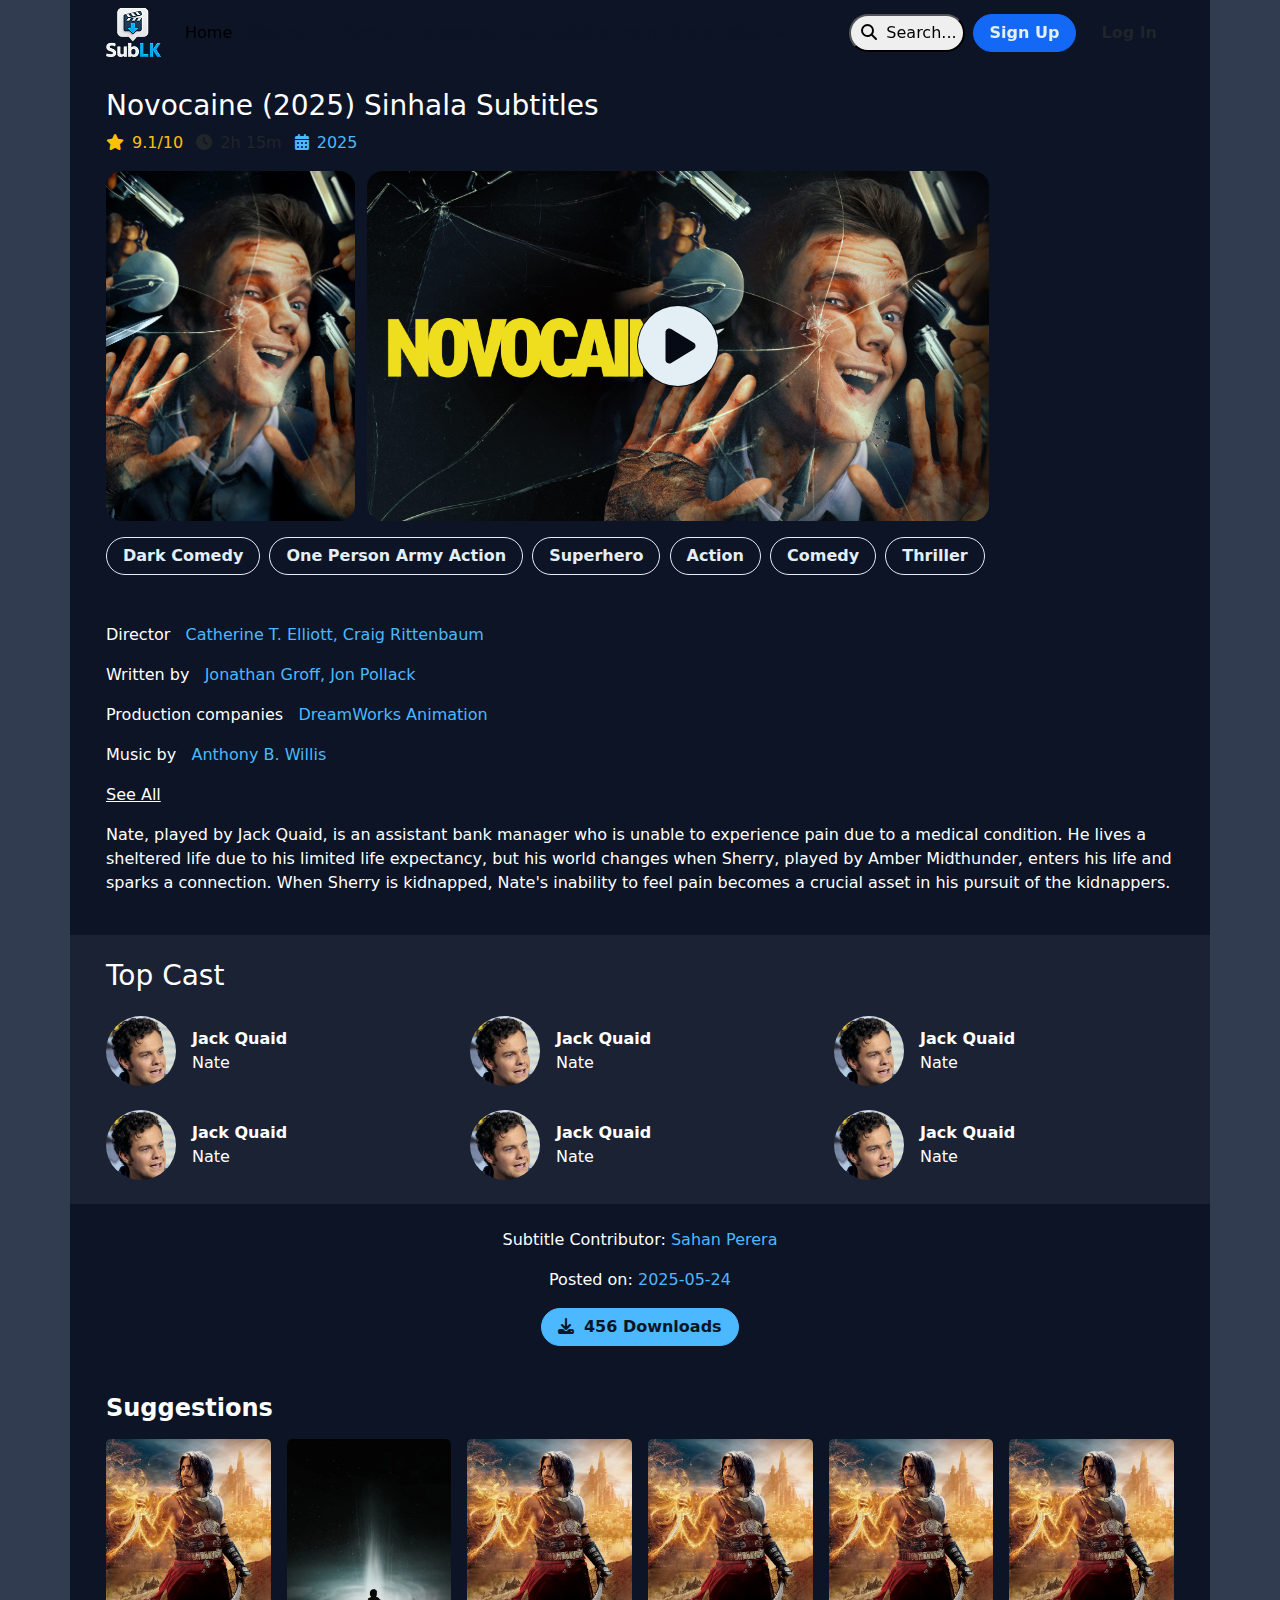
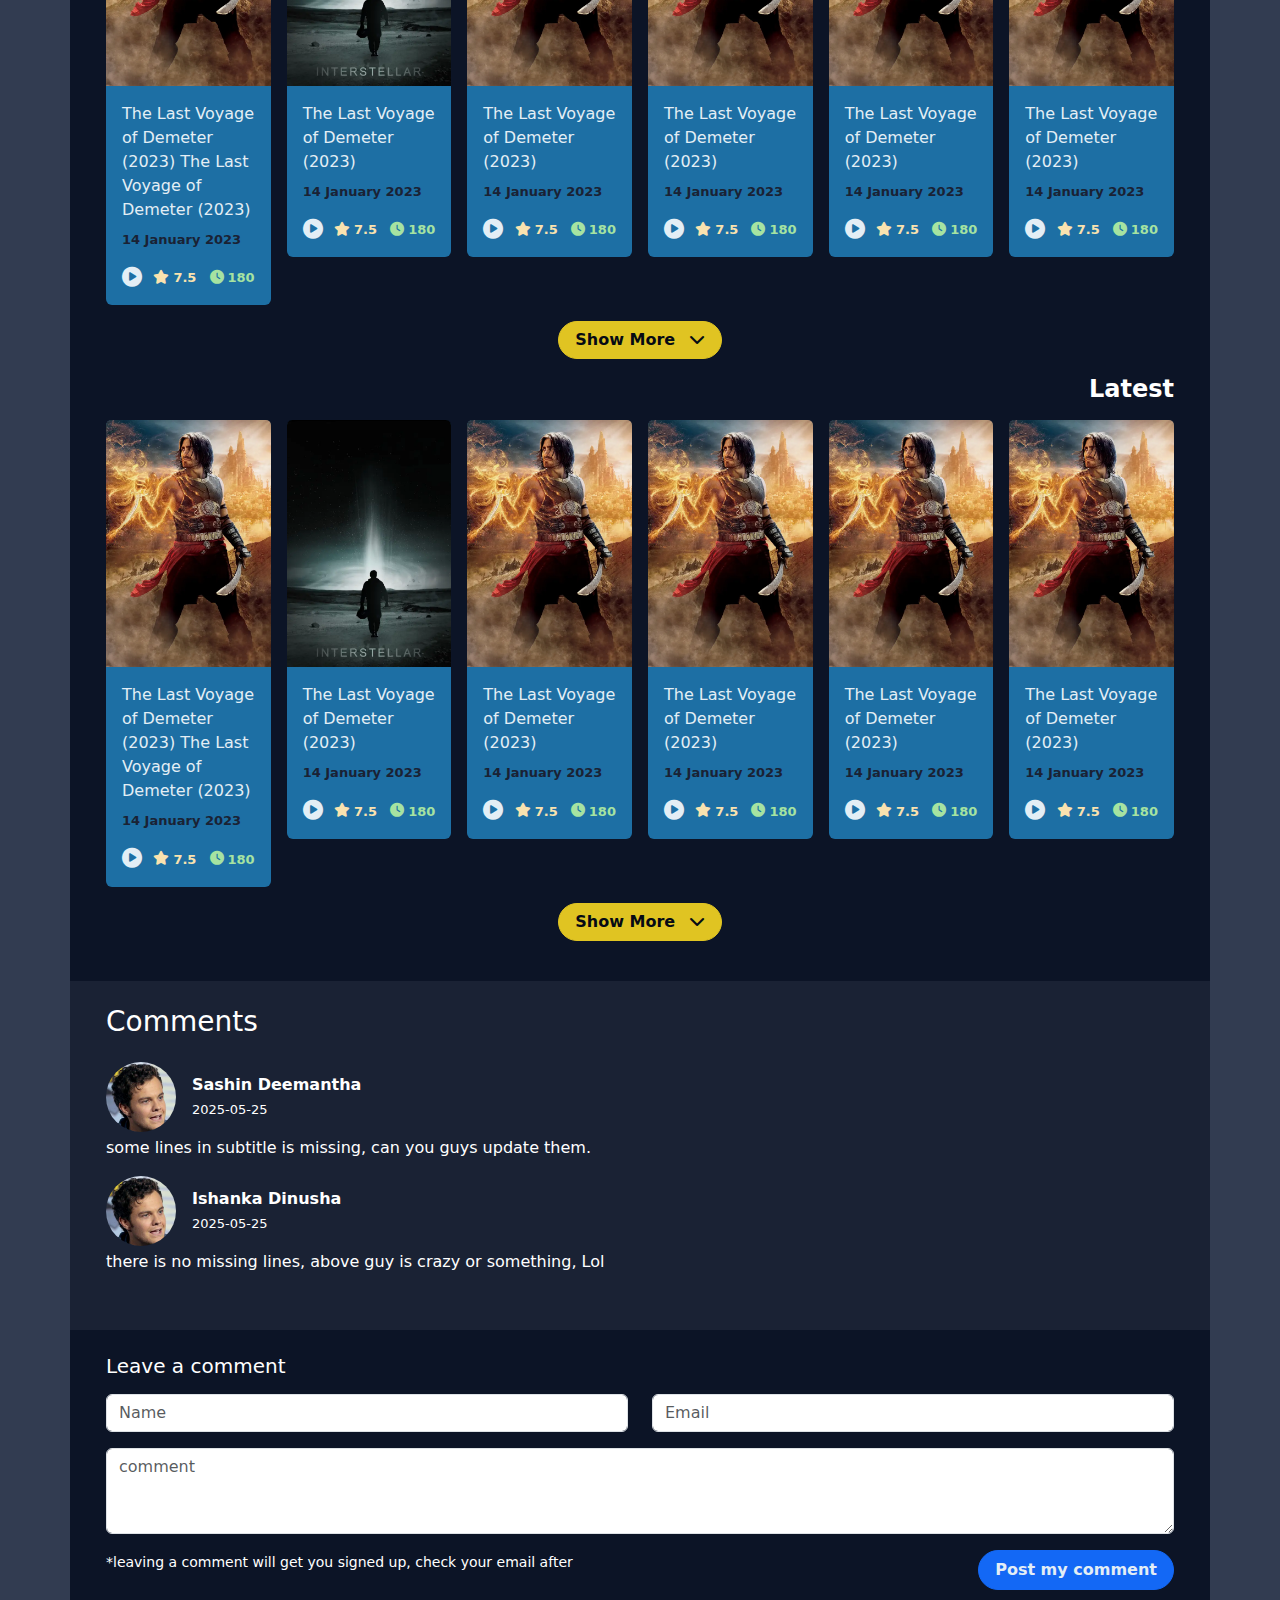
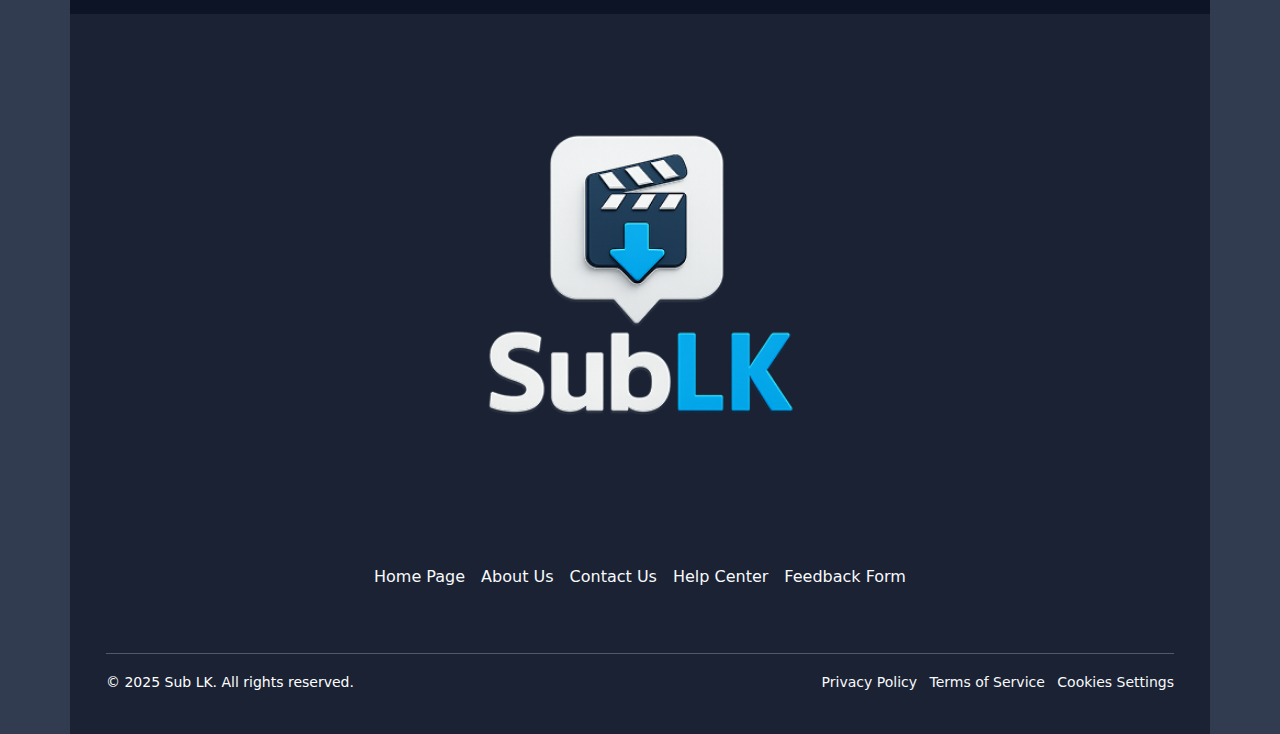
<file: download.html>
<!DOCTYPE html>
<html lang="en">

<head>
    <meta charset="UTF-8">
    <meta name="viewport" content="width=device-width, initial-scale=1.0">
    <title>SubLK</title>
    <link rel="stylesheet" href="bootstrap.min.css">
    <link rel="stylesheet" href="swiper-bundle.min.css">
    <link rel="stylesheet" href="https://cdnjs.cloudflare.com/ajax/libs/font-awesome/6.7.2/css/all.min.css"
        integrity="sha512-Evv84Mr4kqVGRNSgIGL/F/aIDqQb7xQ2vcrdIwxfjThSH8CSR7PBEakCr51Ck+w+/U6swU2Im1vVX0SVk9ABhg=="
        crossorigin="anonymous" referrerpolicy="no-referrer" />
    <link rel="stylesheet" href="style.css">
</head>

<body class="bg-accent-dark">

    <div class="container-fluid container-lg container-300 bg-primary-dark">

        <!-- nav-bar -->
        <div class="row px-2 px-md-4 bg-primary-dark-scroll sticky-top" id="navbar">

            <nav class="navbar navbar-expand-lg">

                <div class="container-fluid">

                    <a class="navbar-brand p-0" href="#">
                        <img src="images/logo-small.png" alt="">
                    </a>

                    <div
                        class="d-flex justify-content-end flex-grow-1 flex-lg-grow-0 text-end flex-nowrap align-items-center">

                        <button class="nav-search-bar rounded-pill me-2 d-none d-sm-block d-lg-none"
                            onclick="searchModal.show();">
                            <i class="fa-solid fa-magnifying-glass mx-1"></i>
                            Search...
                        </button>

                        <button class="nav-search-btn text-white me-2 d-block d-sm-none" onclick="searchModal.show();">
                            <i class="fa-solid fa-magnifying-glass fa-xl mx-1"></i>
                        </button>

                        <a href="sign-up.html"
                            class="btn btn-primary rounded-pill text-nowrap me-2 d-none d-sm-block d-md-block d-lg-none">
                            Sign Up
                        </a>

                        <button
                            class="btn btn-black rounded-pill text-nowrap me-2 d-none d-sm-block d-md-block d-lg-none"
                            onclick="logInModal.show();">
                            Log In
                        </button>

                        <div class="d-lg-none">

                            <div class="nav-toggler" data-bs-toggle="collapse" data-bs-target="#navbarSupportedContent"
                                aria-controls="navbarSupportedContent" aria-expanded="false"
                                aria-label="Toggle navigation" onclick="toggleIcon(this);">
                                <span></span>
                                <span></span>
                                <span></span>
                                <span></span>
                            </div>

                        </div>
                    </div>

                    <div class="collapse navbar-collapse" id="navbarSupportedContent">
                        <ul class="navbar-nav me-auto my-2 my-lg-0">
                            <li class="nav-item">
                                <a class="nav-link active" aria-current="page" href="#">Home</a>
                            </li>
                            <li class="nav-item">
                                <a class="nav-link" href="#">Movies</a>
                            </li>
                            <li class="nav-item text-nowrap">
                                <a class="nav-link" href="#">TV Series</a>
                            </li>
                            <li class="nav-item">
                                <a class="nav-link" href="#">Categories</a>
                            </li>
                            <li class="nav-item text-nowrap">
                                <a class="nav-link" href="#">Our Subtitle Team</a>
                            </li>
                            <li class="nav-item text-nowrap">
                                <a class="nav-link" data-bs-toggle="collapse" href="#moreLinksMenu" role="button"
                                    aria-expanded="false" aria-controls="moreLinksMenu">
                                    More Links
                                    <i class="fa-solid fa-chevron-down ms-2"></i>
                                </a>
                            </li>
                        </ul>

                        <div class="d-flex justify-content-start justify-content-lg-end flex-grow-1">

                            <button class="nav-search-bar rounded-pill text-nowrap mx-2 d-none d-xl-block"
                                onclick="searchModal.show();">
                                <i class="fa-solid fa-magnifying-glass mx-1"></i>
                                Search...
                            </button>

                            <button class="nav-search-btn text-white me-2 d-none d-lg-block d-xl-none"
                                onclick="searchModal.show();">
                                <i class="fa-solid fa-magnifying-glass fa-xl mx-1"></i>
                            </button>

                            <a href="sign-up.html"
                                class="btn btn-primary rounded-pill text-nowrap me-2 mb-3 mb-sm-0 d-block d-sm-none d-lg-block"
                                onclick="signUpModal.show();">
                                Sign Up
                            </a>
                            <button
                                class="btn btn-black rounded-pill text-nowrap mb-3 mb-sm-0 d-block d-sm-none d-lg-block"
                                onclick="logInModal.show();">
                                Log In
                            </button>
                        </div>
                    </div>
                </div>
            </nav>

        </div>
        <!-- nav-bar -->

        <!-- more-links-menu -->
        <div class="row collapse px-2 px-md-4" id="moreLinksMenu">

            <div class="col-xs-12 col-sm-6 col-md-4 col-lg-3 my-3">

                <div class="row mb-3">
                    <h6 class="fw-semibold text-warning" style="font-size: small;">Explore More</h6>
                </div>

                <div class="row text-white">

                    <div class="col-auto">

                        <i class="fa-solid fa-cube"></i>

                    </div>

                    <div class="col">

                        <h6 class="fw-semibold">Latest Movies</h6>
                        <p style="font-size: small;">Discover the newest releases and subtitles.</p>

                    </div>

                </div>

                <div class="row text-white">

                    <div class="col-auto">

                        <i class="fa-solid fa-cube"></i>

                    </div>

                    <div class="col">

                        <h6 class="fw-semibold">Popular Picks</h6>
                        <p style="font-size: small;">Check out trending movies and their subtitles.</p>

                    </div>

                </div>

                <div class="row text-white">

                    <div class="col-auto">

                        <i class="fa-solid fa-cube"></i>

                    </div>

                    <div class="col">

                        <h6 class="fw-semibold">Top Rated</h6>
                        <p style="font-size: small;">See the highest-rated films and subtitles.</p>

                    </div>

                </div>

                <div class="row text-white">

                    <div class="col-auto">

                        <i class="fa-solid fa-cube"></i>

                    </div>

                    <div class="col">

                        <h6 class="fw-semibold">User Requests</h6>
                        <p style="font-size: small;">Request your favorite subtitles easily here.</p>

                    </div>

                </div>

            </div>

            <div class="col-xs-12 col-sm-6 col-md-4 col-lg-3 my-3">

                <div class="row mb-3">
                    <h6 class="fw-semibold text-warning" style="font-size: small;">More Sections</h6>
                </div>

                <div class="row text-white">

                    <div class="col-auto">

                        <i class="fa-solid fa-cube"></i>

                    </div>

                    <div class="col">

                        <h6 class="fw-semibold">Community Forum</h6>
                        <p style="font-size: small;">Join discussions about movies and subtitles.</p>

                    </div>

                </div>

                <div class="row text-white">

                    <div class="col-auto">

                        <i class="fa-solid fa-cube"></i>

                    </div>

                    <div class="col">

                        <h6 class="fw-semibold">Help Center</h6>
                        <p style="font-size: small;">Find answers to your subtitle questions.</p>

                    </div>

                </div>

                <div class="row text-white">

                    <div class="col-auto">

                        <i class="fa-solid fa-cube"></i>

                    </div>

                    <div class="col">

                        <h6 class="fw-semibold">Contact Us</h6>
                        <p style="font-size: small;">Reach out for support or inquiries.</p>

                    </div>

                </div>

                <div class="row text-white">

                    <div class="col-auto">

                        <i class="fa-solid fa-cube"></i>

                    </div>

                    <div class="col">

                        <h6 class="fw-semibold">About Us</h6>
                        <p style="font-size: small;">Learn more about our mission and team.</p>

                    </div>

                </div>

            </div>

            <div class="col-xs-12 col-sm-6 col-md-4 col-lg-3 my-3">

                <div class="row mb-3">
                    <h6 class="fw-semibold text-warning" style="font-size: small;">Latest Articles</h6>
                </div>

                <div class="row text-white">

                    <div class="col-auto">

                        <i class="fa-solid fa-cube"></i>

                    </div>

                    <div class="col">

                        <h6 class="fw-semibold">Subtitle Tips</h6>
                        <p style="font-size: small;">Get the best tips for subtitle usage.</p>

                    </div>

                </div>

                <div class="row text-white">

                    <div class="col-auto">

                        <i class="fa-solid fa-cube"></i>

                    </div>

                    <div class="col">

                        <h6 class="fw-semibold">Movie Reviews</h6>
                        <p style="font-size: small;">Read our reviews on the latest films.</p>

                    </div>

                </div>

                <div class="row text-white">

                    <div class="col-auto">

                        <i class="fa-solid fa-cube"></i>

                    </div>

                    <div class="col">

                        <h6 class="fw-semibold">User Feedback</h6>
                        <p style="font-size: small;">Share your thoughts on subtitles and movies.</p>

                    </div>

                </div>

                <div class="row text-white">

                    <div class="col-auto">

                        <i class="fa-solid fa-cube"></i>

                    </div>

                    <div class="col">

                        <h6 class="fw-semibold">Upcoming Releases</h6>
                        <p style="font-size: small;">Stay updated on what's coming soon.</p>

                    </div>

                </div>

            </div>

            <div class="col-xs-12 col-sm-6 col-md-4 col-lg-3 my-3">

                <div class="row mb-3">
                    <h6 class="fw-semibold text-warning" style="font-size: small;">Featured Artices</h6>
                </div>

                <div class="row text-white">

                    <div class="col-12">

                        <img src="images/placeholder-image.jpg" alt="" class="w-100 rounded">

                    </div>

                    <div class="col-12 mt-3">
                        <h6 class="fw-semibold">Subtitle Guide</h6>
                        <p style="font-size: small;" class="mb-1">Your ultimate guide to using subtitles.</p>
                        <a href="#" class="link-light" style="font-size: small;">Read more</a>
                    </div>

                </div>

            </div>

        </div>
        <!-- more-links-menu -->


        <div class="row px-2 py-4 p-md-4 download-page-backdrop">

            <div class="col-12 mb-3 z-3">
                <h3 class="text-white">Novocaine (2025) Sinhala Subtitles</h3>
                <span class="text-warning me-2"><i class="fa-solid fa-star me-2"></i>9.1/10</span>
                <span class="text-primary-green me-2"><i class="fa-solid fa-clock me-2"></i>2h 15m</span>
                <span class="text-accent-blue"><i class="fa-solid fa-calendar-days me-2"></i>2025</span>
            </div>

            <div class="col-12">

                <div class="row mb-3">

                    <div class="col-md-3 col-auto">
                        <img src="images/posters/novocaine-2025-poster.jpg" alt="" class="w-100 rounded-4 object-fit-cover"
                            style="height: 350px;">
                    </div>

                    <div class="col-auto">

                        <div class="row d-flex justify-content-center align-items-center rounded-4"
                            style="background-image: url(images/banners/novocaine_banner.jpg); background-size: cover; height: 350px; aspect-ratio: 16/9;">
                            <div class="col-auto">
                                <button class="btn btn-dark rounded-circle p-0" data-video-id="mRDE5l-PJYY"
                                    onclick="playTrailer(this);">
                                    <img src="icons/circle-play-solid.svg" alt="" width="80px">
                                </button>
                            </div>
                        </div>

                    </div>

                </div>

                <div class="row">

                    <div class="col-12">
                        <button class="btn btn-outline-light rounded-pill me-1">Dark Comedy</button>
                        <button class="btn btn-outline-light rounded-pill me-1">One Person Army Action</button>
                        <button class="btn btn-outline-light rounded-pill me-1">Superhero</button>
                        <button class="btn btn-outline-light rounded-pill me-1">Action</button>
                        <button class="btn btn-outline-light rounded-pill me-1">Comedy</button>
                        <button class="btn btn-outline-light rounded-pill">Thriller</button>
                    </div>
                </div>

            </div>

        </div>

        <div class="row px-2 py-4 p-md-4">

            <div class="col-12 text-white mb-3">
                <p>Director&nbsp;&nbsp;&nbsp;<span class="text-accent-blue">Catherine T. Elliott, Craig
                        Rittenbaum</span></p>
                <p>Written by&nbsp;&nbsp;&nbsp;<span class="text-accent-blue">Jonathan Groff, Jon Pollack</span></p>
                <p>Production companies&nbsp;&nbsp;&nbsp;<span class="text-accent-blue">DreamWorks Animation</span></p>
                <p>Music by&nbsp;&nbsp;&nbsp;<span class="text-accent-blue">Anthony B. Willis</span></p>
                <span style="text-decoration: underline; cursor: pointer;">See All</span>
            </div>

            <div class="col-12 text-white">
                <p>
                    Nate, played by Jack Quaid, is an assistant bank manager who is unable to experience pain due to a
                    medical condition. He lives a sheltered life due to his limited life expectancy, but his world
                    changes when Sherry, played by Amber Midthunder, enters his life and sparks a connection. When
                    Sherry is kidnapped, Nate's inability to feel pain becomes a crucial asset in his pursuit of the
                    kidnappers.
                </p>
            </div>

        </div>

        <div class="row px-2 py-4 p-md-4 bg-secondary-dark">

            <h3 class="text-white mb-4">Top Cast</h3>

            <div class="col-12">
                <div class="row row-cols-3 g-4">

                    <div class="col">
                        <div class="d-flex align-items-center">
                            <img src="images/actors/jack-quaid-actor.jpg" alt="" style="aspect-ratio: 1; width: 70px;"
                                class="rounded-circle">
                            <div class="text-white ms-3">
                                <span class="fw-semibold">Jack Quaid</span><br>
                                <span class="fw-light">Nate</span>
                            </div>
                        </div>
                    </div>

                    <div class="col">
                        <div class="d-flex align-items-center">
                            <img src="images/actors/jack-quaid-actor.jpg" alt="" style="aspect-ratio: 1; width: 70px;"
                                class="rounded-circle">
                            <div class="text-white ms-3">
                                <span class="fw-semibold">Jack Quaid</span><br>
                                <span class="fw-light">Nate</span>
                            </div>
                        </div>
                    </div>

                    <div class="col">
                        <div class="d-flex align-items-center">
                            <img src="images/actors/jack-quaid-actor.jpg" alt="" style="aspect-ratio: 1; width: 70px;"
                                class="rounded-circle">
                            <div class="text-white ms-3">
                                <span class="fw-semibold">Jack Quaid</span><br>
                                <span class="fw-light">Nate</span>
                            </div>
                        </div>
                    </div>

                    <div class="col">
                        <div class="d-flex align-items-center">
                            <img src="images/actors/jack-quaid-actor.jpg" alt="" style="aspect-ratio: 1; width: 70px;"
                                class="rounded-circle">
                            <div class="text-white ms-3">
                                <span class="fw-semibold">Jack Quaid</span><br>
                                <span class="fw-light">Nate</span>
                            </div>
                        </div>
                    </div>

                    <div class="col">
                        <div class="d-flex align-items-center">
                            <img src="images/actors/jack-quaid-actor.jpg" alt="" style="aspect-ratio: 1; width: 70px;"
                                class="rounded-circle">
                            <div class="text-white ms-3">
                                <span class="fw-semibold">Jack Quaid</span><br>
                                <span class="fw-light">Nate</span>
                            </div>
                        </div>
                    </div>

                    <div class="col">
                        <div class="d-flex align-items-center">
                            <img src="images/actors/jack-quaid-actor.jpg" alt="" style="aspect-ratio: 1; width: 70px;"
                                class="rounded-circle">
                            <div class="text-white ms-3">
                                <span class="fw-semibold">Jack Quaid</span><br>
                                <span class="fw-light">Nate</span>
                            </div>
                        </div>
                    </div>

                </div>
            </div>
        </div>

        <div class="row px-2 py-4 p-md-4">

            <div class="col-12 text-white text-center">
                <p>Subtitle Contributor:&nbsp;<span class="text-accent-blue">Sahan Perera</span></p>
                <p>Posted on:&nbsp;<span class="text-accent-blue">2025-05-24</span></p>

                <button class="btn btn-accent-blue rounded-pill fw-semibold">
                    <i class="fa-solid fa-download me-1"></i>
                    456 Downloads
                </button>
            </div>
        </div>


        <!-- suggestions-and-latest-section -->
        <div class="row px-2 py-4 p-md-4">

            <h4 class="fw-semibold mb-3 text-white">Suggestions</h4>

            <div class="col-12">

                <div
                    class="row row-cols-480-2 row-cols-575-3 row-cols-sm-3 row-cols-md-4 row-cols-lg-5 row-cols-xl-6 row-cols-xxl-6 g-3">

                    <div class="col">
                        <div class="card border-0 bg-card-dark-blue poster-card">

                            <img src="images/posters/prince-of-persia-the-sands-of-time.webp" class="card-img-top"
                                alt="...">

                            <div class="card-body">

                                <p class="card-title fixed-height-line-limit-2">
                                    The Last Voyage of Demeter (2023)
                                    The Last Voyage of Demeter (2023)
                                </p>

                                <p class="card-text">14 January 2023</p>

                                <div class="d-flex justify-content-between">

                                    <div>
                                        <i class="fa-solid fa-circle-play fa-fade fa-lg card-play-icon" role="button"
                                            data-video-id="mRDE5l-PJYY" onmouseover="cardPlayIconHover(this, true);"
                                            onmouseout="cardPlayIconHover(this, false);" onclick="playTrailer(this);">
                                        </i>
                                    </div>

                                    <div>
                                        <i class="fa-solid fa-star fa-sm"></i><span class="ms-sm-1 me-sm-2">7.5</span>
                                        <i class="fa-solid fa-clock fa-sm"></i><span class="ms-sm-1">180</span>
                                    </div>
                                </div>

                            </div>
                        </div>

                    </div>

                    <div class="col">
                        <div class="card border-0 bg-card-dark-blue poster-card">

                            <img src="images/posters/intersteller.webp" class="card-img-top" alt="...">

                            <div class="card-body">

                                <p class="card-title fixed-height-line-limit-2">
                                    The Last Voyage of Demeter (2023)
                                </p>

                                <p class="card-text">14 January 2023</p>

                                <div class="d-flex justify-content-between">

                                    <div>
                                        <i class="fa-solid fa-circle-play fa-fade fa-lg card-play-icon" role="button"
                                            data-video-id="zSWdZVtXT7E" onmouseover="cardPlayIconHover(this, true);"
                                            onmouseout="cardPlayIconHover(this, false);" onclick="playTrailer(this);">
                                        </i>
                                    </div>

                                    <div>
                                        <i class="fa-solid fa-star fa-sm"></i><span class="ms-sm-1 me-sm-2">7.5</span>
                                        <i class="fa-solid fa-clock fa-sm"></i><span class="ms-sm-1">180</span>
                                    </div>
                                </div>

                            </div>
                        </div>

                    </div>

                    <div class="col">
                        <div class="card border-0 bg-card-dark-blue">

                            <img src="images/posters/prince-of-persia-the-sands-of-time.webp" class="card-img-top"
                                alt="...">

                            <div class="card-body">

                                <p class="card-title fixed-height-line-limit-2">
                                    The Last Voyage of Demeter (2023)
                                </p>

                                <p class="card-text">14 January 2023</p>

                                <div class="d-flex justify-content-between">

                                    <div>
                                        <i class="fa-solid fa-circle-play fa-fade fa-lg card-play-icon" role="button"
                                            data-video-id="mRDE5l-PJYY" onmouseover="cardPlayIconHover(this, true);"
                                            onmouseout="cardPlayIconHover(this, false);" onclick="playTrailer(this);">
                                        </i>
                                    </div>

                                    <div>
                                        <i class="fa-solid fa-star fa-sm"></i><span class="ms-sm-1 me-sm-2">7.5</span>
                                        <i class="fa-solid fa-clock fa-sm"></i><span class="ms-sm-1">180</span>
                                    </div>
                                </div>

                            </div>
                        </div>

                    </div>

                    <div class="col">
                        <div class="card border-0 bg-card-dark-blue">

                            <img src="images/posters/prince-of-persia-the-sands-of-time.webp" class="card-img-top"
                                alt="...">

                            <div class="card-body">

                                <p class="card-title fixed-height-line-limit-2">
                                    The Last Voyage of Demeter (2023)
                                </p>

                                <p class="card-text">14 January 2023</p>

                                <div class="d-flex justify-content-between">

                                    <div>
                                        <i class="fa-solid fa-circle-play fa-fade fa-lg card-play-icon" role="button"
                                            data-video-id="mRDE5l-PJYY" onmouseover="cardPlayIconHover(this, true);"
                                            onmouseout="cardPlayIconHover(this, false);" onclick="playTrailer(this);">
                                        </i>
                                    </div>

                                    <div>
                                        <i class="fa-solid fa-star fa-sm"></i><span class="ms-sm-1 me-sm-2">7.5</span>
                                        <i class="fa-solid fa-clock fa-sm"></i><span class="ms-sm-1">180</span>
                                    </div>
                                </div>

                            </div>
                        </div>

                    </div>

                    <div class="col d-block d-sm-block d-md-none d-lg-block d-xl-block">
                        <div class="card border-0 bg-card-dark-blue">

                            <img src="images/posters/prince-of-persia-the-sands-of-time.webp" class="card-img-top"
                                alt="...">

                            <div class="card-body">

                                <p class="card-title fixed-height-line-limit-2">
                                    The Last Voyage of Demeter (2023)
                                </p>

                                <p class="card-text">14 January 2023</p>

                                <div class="d-flex justify-content-between">

                                    <div>
                                        <i class="fa-solid fa-circle-play fa-fade fa-lg card-play-icon" role="button"
                                            data-video-id="mRDE5l-PJYY" onmouseover="cardPlayIconHover(this, true);"
                                            onmouseout="cardPlayIconHover(this, false);" onclick="playTrailer(this);">
                                        </i>
                                    </div>

                                    <div>
                                        <i class="fa-solid fa-star fa-sm"></i><span class="ms-sm-1 me-sm-2">7.5</span>
                                        <i class="fa-solid fa-clock fa-sm"></i><span class="ms-sm-1">180</span>
                                    </div>
                                </div>

                            </div>
                        </div>

                    </div>

                    <div class="col d-block d-sm-block d-md-none d-lg-none d-xl-block">
                        <div class="card border-0 bg-card-dark-blue">

                            <img src="images/posters/prince-of-persia-the-sands-of-time.webp" class="card-img-top"
                                alt="...">

                            <div class="card-body">

                                <p class="card-title fixed-height-line-limit-2">
                                    The Last Voyage of Demeter (2023)
                                </p>

                                <p class="card-text">14 January 2023</p>

                                <div class="d-flex justify-content-between">

                                    <div>
                                        <i class="fa-solid fa-circle-play fa-fade fa-lg card-play-icon" role="button"
                                            data-video-id="mRDE5l-PJYY" onmouseover="cardPlayIconHover(this, true);"
                                            onmouseout="cardPlayIconHover(this, false);" onclick="playTrailer(this);">
                                        </i>
                                    </div>

                                    <div>
                                        <i class="fa-solid fa-star fa-sm"></i><span class="ms-sm-1 me-sm-2">7.5</span>
                                        <i class="fa-solid fa-clock fa-sm"></i><span class="ms-sm-1">180</span>
                                    </div>
                                </div>

                            </div>
                        </div>

                    </div>


                </div>
            </div>

            <div class="col-12 text-center my-3">
                <button class="btn btn-warning rounded-pill">
                    Show More
                    <i class="fa-solid fa-chevron-down ms-2"></i>
                </button>
            </div>

            <h4 class="fw-semibold mb-3 text-white text-end">Latest</h4>

            <div class="col-12">
                <div
                    class="row row-cols-480-2 row-cols-575-3 row-cols-sm-3 row-cols-md-4 row-cols-lg-5 row-cols-xl-6 row-cols-xxl-6 g-3">

                    <div class="col">
                        <div class="card border-0 bg-card-dark-blue poster-card">

                            <img src="images/posters/prince-of-persia-the-sands-of-time.webp" class="card-img-top"
                                alt="...">

                            <div class="card-body">

                                <p class="card-title fixed-height-line-limit-2">
                                    The Last Voyage of Demeter (2023)
                                    The Last Voyage of Demeter (2023)
                                </p>

                                <p class="card-text">14 January 2023</p>

                                <div class="d-flex justify-content-between">

                                    <div>
                                        <i class="fa-solid fa-circle-play fa-fade fa-lg card-play-icon" role="button"
                                            data-video-id="mRDE5l-PJYY" onmouseover="cardPlayIconHover(this, true);"
                                            onmouseout="cardPlayIconHover(this, false);" onclick="playTrailer(this);">
                                        </i>
                                    </div>

                                    <div>
                                        <i class="fa-solid fa-star fa-sm"></i><span class="ms-sm-1 me-sm-2">7.5</span>
                                        <i class="fa-solid fa-clock fa-sm"></i><span class="ms-sm-1">180</span>
                                    </div>
                                </div>

                            </div>
                        </div>

                    </div>

                    <div class="col">
                        <div class="card border-0 bg-card-dark-blue poster-card">

                            <img src="images/posters/intersteller.webp" class="card-img-top" alt="...">

                            <div class="card-body">

                                <p class="card-title fixed-height-line-limit-2">
                                    The Last Voyage of Demeter (2023)
                                </p>

                                <p class="card-text">14 January 2023</p>

                                <div class="d-flex justify-content-between">

                                    <div>
                                        <i class="fa-solid fa-circle-play fa-fade fa-lg card-play-icon" role="button"
                                            data-video-id="zSWdZVtXT7E" onmouseover="cardPlayIconHover(this, true);"
                                            onmouseout="cardPlayIconHover(this, false);" onclick="playTrailer(this);">
                                        </i>
                                    </div>

                                    <div>
                                        <i class="fa-solid fa-star fa-sm"></i><span class="ms-sm-1 me-sm-2">7.5</span>
                                        <i class="fa-solid fa-clock fa-sm"></i><span class="ms-sm-1">180</span>
                                    </div>
                                </div>

                            </div>
                        </div>

                    </div>

                    <div class="col">
                        <div class="card border-0 bg-card-dark-blue">

                            <img src="images/posters/prince-of-persia-the-sands-of-time.webp" class="card-img-top"
                                alt="...">

                            <div class="card-body">

                                <p class="card-title fixed-height-line-limit-2">
                                    The Last Voyage of Demeter (2023)
                                </p>

                                <p class="card-text">14 January 2023</p>

                                <div class="d-flex justify-content-between">

                                    <div>
                                        <i class="fa-solid fa-circle-play fa-fade fa-lg card-play-icon" role="button"
                                            data-video-id="mRDE5l-PJYY" onmouseover="cardPlayIconHover(this, true);"
                                            onmouseout="cardPlayIconHover(this, false);" onclick="playTrailer(this);">
                                        </i>
                                    </div>

                                    <div>
                                        <i class="fa-solid fa-star fa-sm"></i><span class="ms-sm-1 me-sm-2">7.5</span>
                                        <i class="fa-solid fa-clock fa-sm"></i><span class="ms-sm-1">180</span>
                                    </div>
                                </div>

                            </div>
                        </div>

                    </div>

                    <div class="col">
                        <div class="card border-0 bg-card-dark-blue">

                            <img src="images/posters/prince-of-persia-the-sands-of-time.webp" class="card-img-top"
                                alt="...">

                            <div class="card-body">

                                <p class="card-title fixed-height-line-limit-2">
                                    The Last Voyage of Demeter (2023)
                                </p>

                                <p class="card-text">14 January 2023</p>

                                <div class="d-flex justify-content-between">

                                    <div>
                                        <i class="fa-solid fa-circle-play fa-fade fa-lg card-play-icon" role="button"
                                            data-video-id="mRDE5l-PJYY" onmouseover="cardPlayIconHover(this, true);"
                                            onmouseout="cardPlayIconHover(this, false);" onclick="playTrailer(this);">
                                        </i>
                                    </div>

                                    <div>
                                        <i class="fa-solid fa-star fa-sm"></i><span class="ms-sm-1 me-sm-2">7.5</span>
                                        <i class="fa-solid fa-clock fa-sm"></i><span class="ms-sm-1">180</span>
                                    </div>
                                </div>

                            </div>
                        </div>

                    </div>

                    <div class="col d-block d-sm-block d-md-none d-lg-block d-xl-block">
                        <div class="card border-0 bg-card-dark-blue">

                            <img src="images/posters/prince-of-persia-the-sands-of-time.webp" class="card-img-top"
                                alt="...">

                            <div class="card-body">

                                <p class="card-title fixed-height-line-limit-2">
                                    The Last Voyage of Demeter (2023)
                                </p>

                                <p class="card-text">14 January 2023</p>

                                <div class="d-flex justify-content-between">

                                    <div>
                                        <i class="fa-solid fa-circle-play fa-fade fa-lg card-play-icon" role="button"
                                            data-video-id="mRDE5l-PJYY" onmouseover="cardPlayIconHover(this, true);"
                                            onmouseout="cardPlayIconHover(this, false);" onclick="playTrailer(this);">
                                        </i>
                                    </div>

                                    <div>
                                        <i class="fa-solid fa-star fa-sm"></i><span class="ms-sm-1 me-sm-2">7.5</span>
                                        <i class="fa-solid fa-clock fa-sm"></i><span class="ms-sm-1">180</span>
                                    </div>
                                </div>

                            </div>
                        </div>

                    </div>

                    <div class="col d-block d-sm-block d-md-none d-lg-none d-xl-block">
                        <div class="card border-0 bg-card-dark-blue">

                            <img src="images/posters/prince-of-persia-the-sands-of-time.webp" class="card-img-top"
                                alt="...">

                            <div class="card-body">

                                <p class="card-title fixed-height-line-limit-2">
                                    The Last Voyage of Demeter (2023)
                                </p>

                                <p class="card-text">14 January 2023</p>

                                <div class="d-flex justify-content-between">

                                    <div>
                                        <i class="fa-solid fa-circle-play fa-fade fa-lg card-play-icon" role="button"
                                            data-video-id="mRDE5l-PJYY" onmouseover="cardPlayIconHover(this, true);"
                                            onmouseout="cardPlayIconHover(this, false);" onclick="playTrailer(this);">
                                        </i>
                                    </div>

                                    <div>
                                        <i class="fa-solid fa-star fa-sm"></i><span class="ms-sm-1 me-sm-2">7.5</span>
                                        <i class="fa-solid fa-clock fa-sm"></i><span class="ms-sm-1">180</span>
                                    </div>
                                </div>

                            </div>
                        </div>

                    </div>


                </div>
            </div>

            <div class="text-center my-3">
                <button class="btn btn-warning rounded-pill">
                    Show More
                    <i class="fa-solid fa-chevron-down ms-2"></i>
                </button>
            </div>

        </div>
        <!-- suggestions-and-latest-section -->

        <!-- comments-section -->
        <div class="row px-2 py-4 p-md-4 bg-secondary-dark">

            <div class="col-12 text-white mb-3">

                <h3 class="mb-4">Comments</h3>

                <div class="row">

                    <div class="col-12">
                        <div class="d-flex align-items-center">
                            <img src="images/actors/jack-quaid-actor.jpg" alt="" style="aspect-ratio: 1; width: 70px;"
                                class="rounded-circle">
                            <div class="text-white ms-3">
                                <span class="fw-semibold text-primary-dark-blue">Sashin Deemantha</span><br>
                                <span class="fw-light" style="font-size: small;">2025-05-25</span>
                            </div>
                        </div>
                        <p class="mt-1">some lines in subtitle is missing, can you guys update them.</p>
                    </div>

                    <div class="col-12">
                        <div class="d-flex align-items-center">
                            <img src="images/actors/jack-quaid-actor.jpg" alt="" style="aspect-ratio: 1; width: 70px;"
                                class="rounded-circle">
                            <div class="text-white ms-3">
                                <span class="fw-semibold text-primary-dark-blue">Ishanka Dinusha</span><br>
                                <span class="fw-light" style="font-size: small;">2025-05-25</span>
                            </div>
                        </div>
                        <p class="mt-1">there is no missing lines, above guy is crazy or something, Lol</p>
                    </div>

                </div>

            </div>

        </div>
        <!-- comments-section -->

        <div class="row px-2 py-4 p-md-4">

            <div class="col-12 text-white">

                <h5 class="mb-3">Leave a comment</h5>

                <div class="row leave-a-comment">

                    <div class="col-6">
                        <input type="text" class="form-control" placeholder="Name">
                    </div>

                    <div class="col-6">
                        <input type="email" class="form-control" placeholder="Email">
                    </div>

                    <div class="col-12 mt-3">
                        <textarea class="form-control" rows="3" placeholder="comment"></textarea>
                    </div>

                    <div class="d-flex justify-content-between mt-3">
                        <p><small>*leaving a comment will get you signed up, check your email after</small></p>
                        <button class="btn btn-primary rounded-pill">Post my comment</button>
                    </div>
                </div>

            </div>

        </div>


        <!-- footer -->
        <div class="row px-2 py-4 p-md-4 justify-content-center bg-secondary-dark">

            <div class="col-12 col-sm-8 col-lg-6 col-xl-5">

                <div class="row p-4">
                    <img src="images/logo-large.png" alt="" class="w-100">

                </div>

            </div>

        </div>

        <div class="row px-2 py-4 p-md-4 bg-secondary-dark">

            <div class="col-12">

                <div class="row row-cols-auto g-2 justify-content-center">

                    <div class="col">
                        <a href="#" class="link-light link-underline-opacity-0 me-2">Home Page</a>
                    </div>

                    <div class="col">
                        <a href="#" class="link-light link-underline-opacity-0 me-2">About Us</a>
                    </div>

                    <div class="col">
                        <a href="#" class="link-light link-underline-opacity-0 me-2">Contact Us</a>
                    </div>

                    <div class="col">
                        <a href="#" class="link-light link-underline-opacity-0 me-2">Help Center</a>
                    </div>

                    <div class="col">
                        <a href="#" class="link-light link-underline-opacity-0">Feedback Form</a>

                    </div>

                </div>
            </div>

        </div>

        <div class="row px-2 py-4 p-md-4 bg-secondary-dark">

            <div class="col-12">
                <hr class="text-white">
            </div>

            <div
                class="col-12 d-flex flex-column flex-sm-row align-items-center align-items-sm-start justify-content-sm-between">

                <div>
                    <p class="text-white"><small>&copy; 2025 Sub LK. All rights reserved.</small></p>
                </div>

                <div class="text-center">
                    <small>
                        <a href="#" class="me-2 text-nowrap link-light link-underline-opacity-0">Privacy Policy</a>
                        <a href="#" class="me-2 text-nowrap link-light link-underline-opacity-0">Terms of Service</a>
                        <a href="#" class="text-nowrap link-light link-underline-opacity-0">Cookies Settings</a>
                    </small>
                </div>

            </div>

        </div>
        <!-- footer -->

    </div>

    <!-- Youtube Trailer Modal -->
    <div class="modal fade" id="trailerModal" data-bs-backdrop="static" data-bs-keyboard="false" tabindex="-1"
        aria-labelledby="trailerModalLabel" aria-hidden="true">

        <div class="modal-dialog modal-dialog-centered modal-lg">
            <div class="modal-content">

                <div class="modal-header d-flex justify-content-between">

                    <img src="images/logo-small-text.png" alt="">

                    <div>
                        <i class="fa-solid fa-circle-xmark fa-xl btn-modal-close" role="button" aria-label="Close"
                            onclick="hideTrailerModal();"></i>
                    </div>

                </div>

                <div class="modal-body p-0" style="aspect-ratio: 16/9;">

                    <div id="ytPlayer"></div>

                </div>

                <div class="modal-footer justify-content-center">
                    <a href="#" class="link-accent-blue">Download Subtitles<i
                            class="fa-solid fa-arrow-up-right-from-square ms-1"></i></a>
                </div>

            </div>
        </div>
    </div>
    <!-- Youtube Trailer Modal -->


    <!-- Error Modal -->
    <div class="modal fade" id="errorModal" tabindex="-1" aria-labelledby="errorModalLabel" aria-hidden="true">

        <div class="modal-dialog modal-dialog-centered">
            <div class="modal-content">

                <div class="modal-header d-flex justify-content-between">

                    <img src="images/logo-small-text.png" alt="">

                    <div>
                        <i class="fa-solid fa-circle-xmark fa-xl btn-modal-close" role="button" data-bs-dismiss="modal"
                            aria-label="Close">
                        </i>
                    </div>

                </div>

                <div class="modal-body text-center">

                    <i class="fa-solid fa-triangle-exclamation fa-fade text-accent-blue display-5 mb-3"></i>
                    <h5>Something went wrong.</h5>

                </div>

                <div class="modal-footer">
                    <button type="button" class="btn btn-accent-blue rounded-pill">Report</button>
                    <button type="button" class="btn btn-outline-light rounded-pill"
                        data-bs-dismiss="modal">Close</button>
                </div>
            </div>
        </div>
    </div>
    <!-- Error Modal -->

    <!-- Login Modal -->
    <div class="modal fade log-in-modal" id="logInModal" tabindex="-1" aria-labelledby="logInModal" aria-hidden="true">

        <div class="modal-dialog modal-dialog-centered">

            <div class="modal-content">

                <div class="modal-header d-flex justify-content-between">

                    <img src="images/logo-small-text.png" alt="">

                    <div>
                        <i class="fa-solid fa-circle-xmark fa-xl btn-modal-close" role="button" data-bs-dismiss="modal"
                            aria-label="Close">
                        </i>
                    </div>

                </div>

                <div class="modal-body">

                    <h3 class="mb-4 text-center mt-4 text-accent-blue fw-semibold">Log In to SubLK</h3>
                    <p class="text-center">Enter your account details to login.</p>

                    <div class="mb-3 px-4">
                        <label for="inputLoginEmail" class="form-label text-accent-blue">
                            <i class="fa-solid fa-envelope me-2"></i>
                            Email
                        </label>
                        <input type="email" class="form-control rounded-pill" id="inputLoginEmail"
                            placeholder="Enter your email address">
                    </div>

                    <div class="mb-3 px-4">
                        <label for="inputLoginPassword" class="form-label text-accent-blue">
                            <i class="fa-solid fa-key me-2"></i>
                            Password
                        </label>
                        <input type="password" class="form-control rounded-pill" id="inputLoginPassword"
                            placeholder="Enter your password">
                    </div>


                    <div class="d-flex justify-content-between mb-3 px-4">
                        <div class="form-check">
                            <input class="form-check-input p-0" type="checkbox" value="" id="rememberMe">
                            <label class="form-check-label" for="rememberMe">
                                Remember me
                            </label>
                        </div>

                        <p class="mb-3 link-accent-blue">Forgot password?</p>
                    </div>

                    <div class="text-center px-4">
                        <button class="btn btn-accent-blue rounded-pill fw-semibold">
                            Confirm
                            <i class="fa-solid fa-check ms-2"></i>
                        </button>
                    </div>

                </div>

                <div class="modal-footer justify-content-center">

                    <p class="mb-3 text-white">Don't have an account? <a href="sign-up.html"
                            class="link-accent-blue">Sign Up</a></p>

                </div>
            </div>
        </div>
    </div>
    <!-- Login Modal -->

    <!-- Search Modal -->
    <div class="modal fade search-modal" id="searchModal" tabindex="-1" aria-labelledby="searchModal"
        aria-hidden="true">

        <div class="modal-dialog modal-dialog-centered">

            <div class="modal-content">

                <div class="modal-header d-flex justify-content-between">

                    <img src="images/logo-small-text.png" alt="">

                    <div>
                        <i class="fa-solid fa-circle-xmark fa-xl btn-modal-close" role="button" data-bs-dismiss="modal"
                            aria-label="Close">
                        </i>
                    </div>

                </div>

                <div class="modal-body">

                    <h3 class="mb-4 text-center mt-4 text-accent-blue fw-semibold">SubLK Search</h3>
                    <p class="text-center">Enter a movie or tv show name to search.</p>

                    <div class="mb-3 px-4">
                        <input type="email" class="form-control rounded-pill" id="inputLoginEmail"
                            placeholder="Search Subtitles...">
                    </div>

                </div>

                <div class="modal-footer justify-content-center">

                    <p class="mb-3 text-white">Can't find a subtitle? <span class="link-accent-blue">Request Now!</span>
                    </p>

                </div>
            </div>
        </div>
    </div>
    <!-- Search Modal -->



    <script src="bootstrap.bundle.min.js"></script>
    <script src="swiper-bundle.min.js"></script>
    <!-- <script src="https://www.youtube.com/iframe_api"></script> -->
    <script src="script.js"></script>

</body>

</html>
</file>
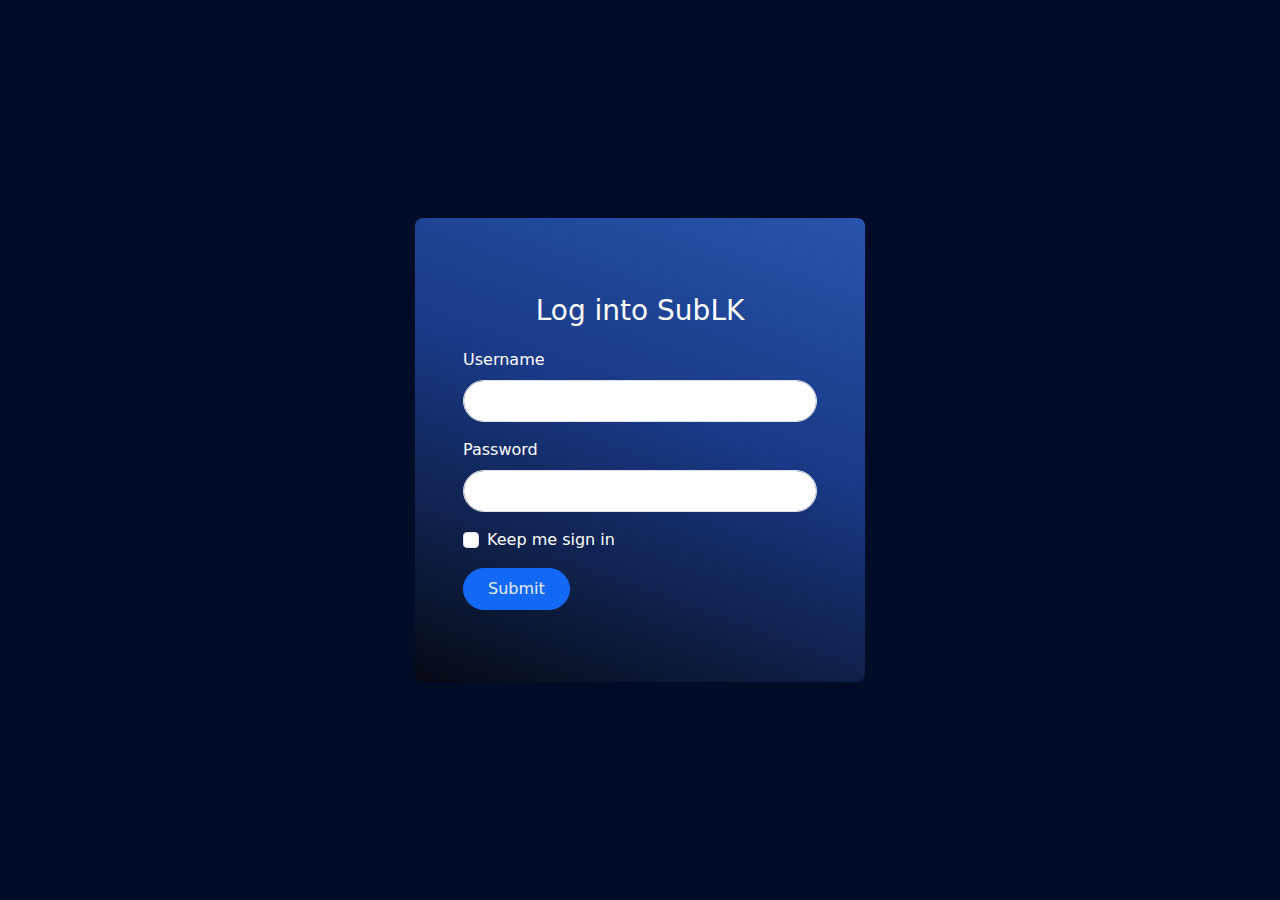
<file: login.html>
<!DOCTYPE html>
<html lang="en">

<head>
    <meta charset="UTF-8">
    <meta name="viewport" content="width=device-width, initial-scale=1.0">
    <title>SubLK</title>
    <link rel="stylesheet" href="bootstrap.min.css">
    <link rel="stylesheet" href="https://cdnjs.cloudflare.com/ajax/libs/font-awesome/6.7.2/css/all.min.css"
        integrity="sha512-Evv84Mr4kqVGRNSgIGL/F/aIDqQb7xQ2vcrdIwxfjThSH8CSR7PBEakCr51Ck+w+/U6swU2Im1vVX0SVk9ABhg=="
        crossorigin="anonymous" referrerpolicy="no-referrer" />
    <link rel="stylesheet" href="login.style.css">
</head>
<body class="bg-dark-background-blue container-fluid min-vh-100 d-flex align-items-center justify-content-center">
            <div class="bg-updated-gradient-blue custom-card-border rounded-3 custom-card-width card px-4 py-5 d-flex align-items-center justify-content-lg-start rounded-lg" id="logInCard">
                <p class="fs-3 mt-4" style="color: #fff;">Log into SubLK </p>
                  <form class="w-100 px-4 mb-4">
                    <div class="mb-3">
                      <label for="exampleInputEmail1" class="form-label" style="color: #fff;">Username</label>
                      <input type="email" class="form-control rounded-pill py-2" id="exampleInputEmail1" aria-describedby="emailHelp">
                    </div>
                    <div class="mb-3">
                      <label for="exampleInputPassword1" class="form-label" style="color: #fff;">Password</label>
                      <input type="password" class="form-control rounded-pill py-2" id="exampleInputPassword1">
                    </div>
                    <div class="mb-3 form-check">
                      <input type="checkbox" class="form-check-input" id="exampleCheck1">
                      <label class="form-check-label" for="exampleCheck1" style="color: #fff;">Keep me sign in</label>
                    </div>
                    <button type="submit" class="btn btn-primary rounded-pill px-4 py-2">Submit</button>
                  </form>                
            </div>        
</body>
</html>
</file>
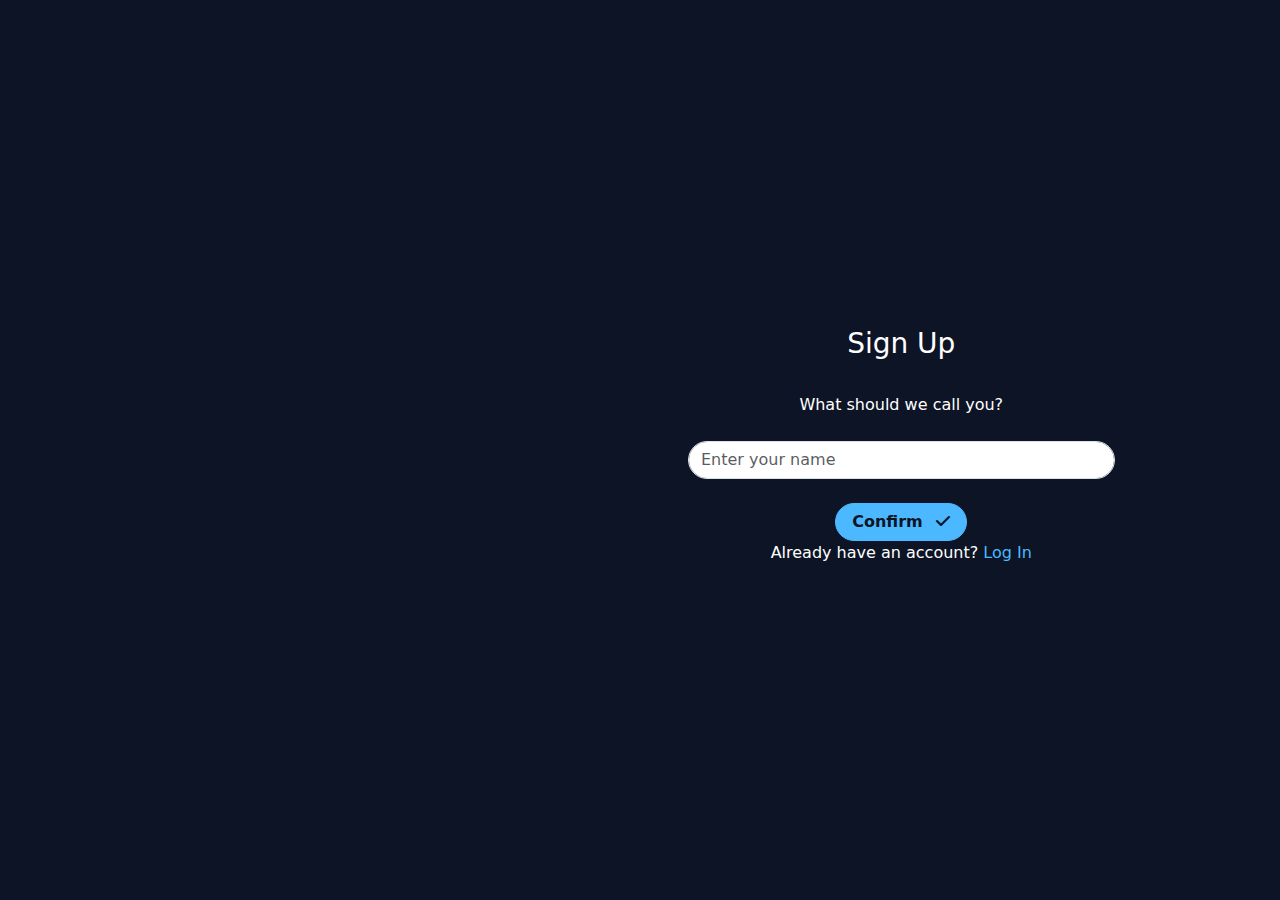
<file: sign-up.html>
<!DOCTYPE html>
<html lang="en">

<head>
    <meta charset="UTF-8">
    <meta name="viewport" content="width=device-width, initial-scale=1.0">
    <title>SubLK</title>
    <link rel="stylesheet" href="bootstrap.min.css">
    <link rel="stylesheet" href="https://cdnjs.cloudflare.com/ajax/libs/font-awesome/6.7.2/css/all.min.css"
        integrity="sha512-Evv84Mr4kqVGRNSgIGL/F/aIDqQb7xQ2vcrdIwxfjThSH8CSR7PBEakCr51Ck+w+/U6swU2Im1vVX0SVk9ABhg=="
        crossorigin="anonymous" referrerpolicy="no-referrer" />
    <link rel="stylesheet" href="style.css">
</head>

<body class="bg-primary-dark">

    <div class="container-fluid container-lg vh-100 d-flex justify-content-center">

        <div class="row sign-up align-items-center flex-grow-1 justify-content-center">

            <div class="col-12 col-xl-11 col-xxl-10">

                <div class="row justify-content-center p-4 p-sm-0">

                    <div class="col-6 banner d-none d-xl-block">

                    </div>

                    <div
                        class="col-12 col-sm-10 col-md-8 col-lg-7 col-xl-6 content text-center text-white p-sm-5">

                        <div class="d-flex flex-column justify-content-between h-100 da-opacity da-show"
                            id="signUpView">

                            <div class="sign-up-header sign-up-header-show" id="signUpHeader">
                                <h3 id="signUpHeaderTitle">Sign Up</h3>

                                <div class="progress-bars">
                                    <div class="progress-0" id="signUpProgressBars">
                                        <span class="me-1"></span>
                                        <span class="me-1"></span>
                                        <span></span>
                                    </div>
                                </div>

                            </div>

                            <div class="">
                                <p>What should we call you?</p>

                                <input type="text" class="form-control rounded-pill my-sm-4" id="inputSignUpUsername"
                                    placeholder="Enter your name">

                                <button class="btn btn-accent-blue rounded-pill fw-semibold"
                                    onclick="signUpConfirm(this, true);">
                                    Confirm
                                    <i class="fa-solid fa-check ms-2"></i>
                                </button>
                            </div>

                            <div class="d-none">
                                <p>Get the latest updates straight to your email.</p>

                                <input type="email" class="form-control rounded-pill my-sm-4" id="inputSignUpEmail"
                                    placeholder="Enter your email">

                                <button class="btn btn-warning rounded-pill fw-semibold me-2"
                                    onclick="signUpConfirm(this, false);">
                                    <i class="fa-solid fa-arrow-left me-2"></i>
                                    Back
                                </button>

                                <button class="btn btn-accent-blue rounded-pill fw-semibold"
                                    onclick="signUpConfirm(this, true);">
                                    Confirm
                                    <i class="fa-solid fa-check ms-2"></i>
                                </button>
                            </div>

                            <div class="d-none">
                                <p>Lets lock on!</p>

                                <input type="password" class="form-control rounded-pill my-sm-4"
                                    id="inputSignUpPassword" placeholder="Enter a password">

                                <input type="password" class="form-control rounded-pill my-sm-4"
                                    id="inputSignUpConfirmPassword" placeholder="Re-enter your password">

                                <button class="btn btn-warning rounded-pill fw-semibold me-2"
                                    onclick="signUpConfirm(this, false);">
                                    <i class="fa-solid fa-arrow-left me-2"></i>
                                    Back
                                </button>

                                <button class="btn btn-accent-blue rounded-pill fw-semibold"
                                    onclick="signUpConfirm(this, true);">
                                    Confirm
                                    <i class="fa-solid fa-check ms-2"></i>
                                </button>
                            </div>

                            <div class="d-none">

                                <p>
                                    <i class="fa-solid fa-circle-check fa-lg text-primary-green me-2"></i>
                                    All set! Ready to explore.
                                </p>

                                <button class="btn btn-accent-blue rounded-pill fw-semibold"
                                    onclick="changeSignUpView(true);">
                                    Log In
                                    <i class="fa-solid fa-right-to-bracket ms-1"></i>
                                </button>
                            </div>

                            <!-- <div class="sign-up-footer" id="signUpFooter"> -->
                            <p class="sign-up-footer text-white mb-sm-2" id="signUpFooter">Already have an account?
                                <span class="link-accent-blue" onclick="changeSignUpView(true);">Log In</span>
                            </p>
                            <!-- </div> -->

                        </div>

                        <div class="d-flex flex-column justify-content-between h-100 da-opacity d-none" id="logInView">

                            <h3>Log In to SubLK</h3>

                            <div>
                                <p>Enter your account details to login.</p>

                                <input type="email" class="form-control rounded-pill my-sm-4" id="inputLoginPassword"
                                    placeholder="Enter your email address">

                                <input type="password" class="form-control rounded-pill my-sm-4" id="inputLoginPassword"
                                    placeholder="Enter your password">

                                <div class="d-flex justify-content-between px-2 log-in-assist">
                                    <div class="form-check">
                                        <input class="form-check-input p-0" type="checkbox" value="" id="rememberMe">
                                        <label class="form-check-label" for="rememberMe">
                                            Remember me
                                        </label>
                                    </div>

                                    <p class="link-accent-blue">Forgot password?</p>
                                </div>

                                <button class="btn btn-accent-blue rounded-pill fw-semibold">
                                    Confirm
                                    <i class="fa-solid fa-check ms-2"></i>
                                </button>
                            </div>

                            <p class="text-white log-in-footer mb-sm-2" id="logInFooter">Don't have an account?
                                <span class="link-accent-blue" onclick="changeSignUpView(false);">Sign Up</span>
                            </p>

                        </div>

                    </div>
                </div>
            </div>




        </div>
    </div>



    <!-- Error Modal -->
    <div class="modal fade" id="errorModal" tabindex="-1" aria-labelledby="errorModalLabel" aria-hidden="true">

        <div class="modal-dialog modal-dialog-centered">
            <div class="modal-content">

                <div class="modal-header d-flex justify-content-between">

                    <img src="images/logo-small-text.png" alt="">

                    <div>
                        <i class="fa-solid fa-circle-xmark fa-xl btn-modal-close" role="button" data-bs-dismiss="modal"
                            aria-label="Close">
                        </i>
                    </div>

                </div>

                <div class="modal-body text-center">

                    <i class="fa-solid fa-triangle-exclamation fa-fade text-accent-blue display-5 mb-3"></i>
                    <h5>Something went wrong.</h5>

                </div>

                <div class="modal-footer">
                    <button type="button" class="btn btn-accent-blue rounded-pill">Report</button>
                    <button type="button" class="btn btn-outline-light rounded-pill"
                        data-bs-dismiss="modal">Close</button>
                </div>
            </div>
        </div>
    </div>
    <!-- Error Modal -->


    <script src="bootstrap.bundle.min.js"></script>
    <!-- <script src="https://www.youtube.com/iframe_api"></script> -->
    <script src="script.js"></script>
</body>

</html>
</file>
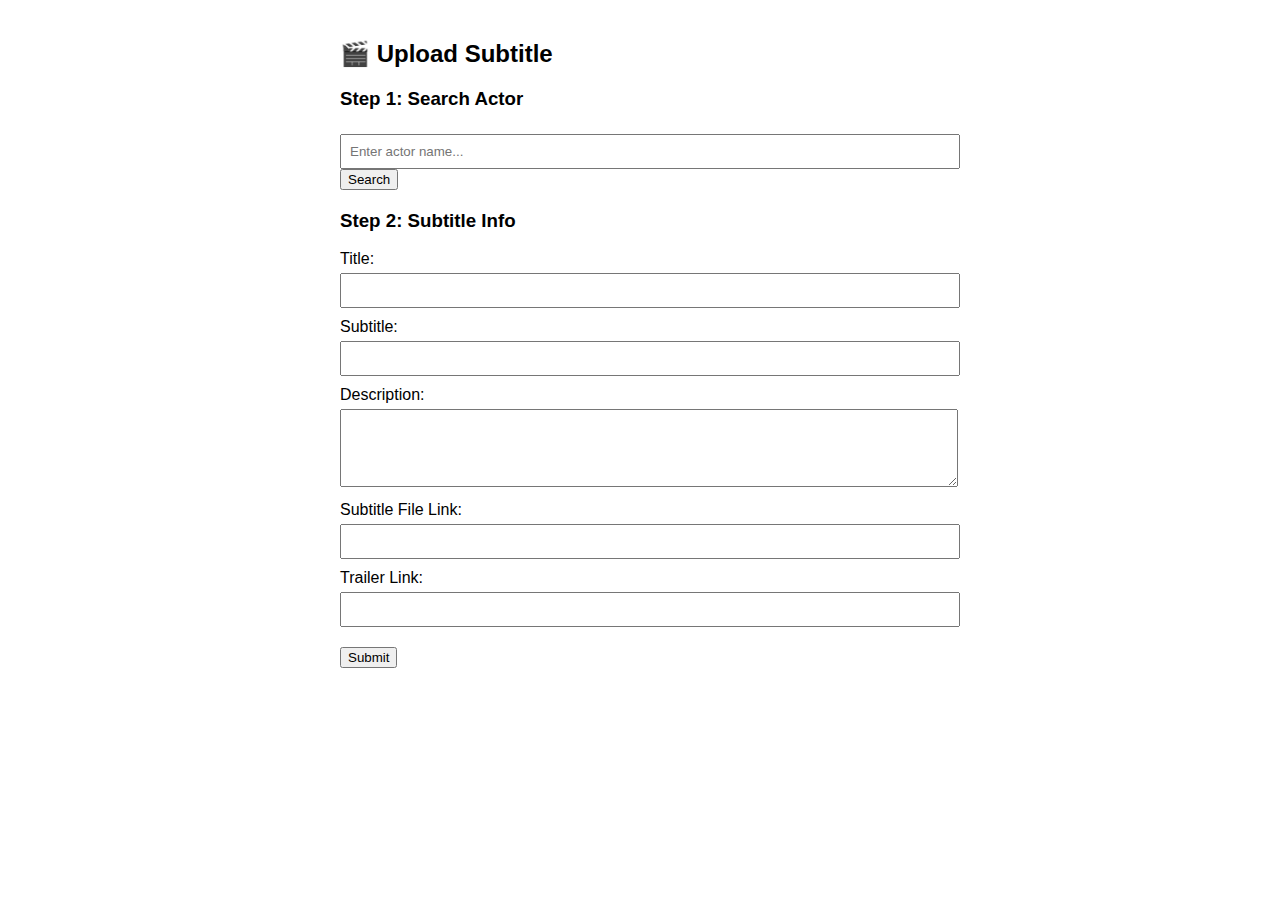
<file: test.html>
<!DOCTYPE html>
<html lang="en">
<head>
  <meta charset="UTF-8" />
  <meta name="viewport" content="width=device-width, initial-scale=1.0"/>
  <title>Subtitle Upload Page</title>
  <style>
    body {
      font-family: Arial, sans-serif;
      padding: 20px;
      max-width: 600px;
      margin: auto;
    }
    .section {
      margin-bottom: 20px;
    }
    label {
      display: block;
      margin-top: 10px;
    }
    input, textarea {
      width: 100%;
      padding: 8px;
      margin-top: 5px;
    }
    .hidden {
      display: none;
    }
  </style>
</head>
<body>

  <h2>🎬 Upload Subtitle</h2>

  <div class="section">
    <h3>Step 1: Search Actor</h3>
    <input type="text" id="actorSearch" placeholder="Enter actor name..." />
    <button onclick="searchActor()">Search</button>

    <div id="actorResult"></div>

    <div id="addActorForm" class="hidden">
      <h4>Actor not found. Add new actor:</h4>
      <label for="newActorName">Actor Name:</label>
      <input type="text" id="newActorName" />

      <label for="newActorImage">Actor Image URL:</label>
      <input type="text" id="newActorImage" />

      <button onclick="addNewActor()">Add Actor</button>
    </div>
  </div>

  <form id="subtitleForm" onsubmit="submitForm(event)">
    <div class="section">
      <h3>Step 2: Subtitle Info</h3>
      <label for="title">Title:</label>
      <input type="text" id="title" required />

      <label for="subtitle">Subtitle:</label>
      <input type="text" id="subtitle" required />

      <label for="description">Description:</label>
      <textarea id="description" rows="4" required></textarea>

      <label for="subtitleLink">Subtitle File Link:</label>
      <input type="url" id="subtitleLink" required />

      <label for="trailerLink">Trailer Link:</label>
      <input type="url" id="trailerLink" />
    </div>

    <button type="submit">Submit</button>
  </form>

  <script>
    const actorDB = ['Tom Hanks', 'Emma Stone', 'Robert Downey Jr.'];
    let selectedActor = null;

    function searchActor() {
      const input = document.getElementById('actorSearch').value.trim();
      const result = document.getElementById('actorResult');
      const addForm = document.getElementById('addActorForm');

      if (actorDB.includes(input)) {
        selectedActor = input;
        result.innerHTML = `<p>✅ Actor found: <strong>${input}</strong></p>`;
        addForm.classList.add('hidden');
      } else {
        result.innerHTML = `<p>❌ Actor not found: <strong>${input}</strong></p>`;
        document.getElementById('newActorName').value = input;
        addForm.classList.remove('hidden');
        selectedActor = null;
      }
    }

    function addNewActor() {
      const name = document.getElementById('newActorName').value.trim();
      const image = document.getElementById('newActorImage').value.trim();

      if (name && image) {
        actorDB.push(name);
        selectedActor = name;
        document.getElementById('actorResult').innerHTML = `<p>✅ New actor added: <strong>${name}</strong></p>`;
        document.getElementById('addActorForm').classList.add('hidden');
      } else {
        alert('Please provide both actor name and image URL.');
      }
    }

    function submitForm(event) {
      event.preventDefault();

      if (!selectedActor) {
        alert('Please select or add an actor first.');
        return;
      }

      const data = {
        actor: selectedActor,
        title: document.getElementById('title').value,
        subtitle: document.getElementById('subtitle').value,
        description: document.getElementById('description').value,
        subtitleLink: document.getElementById('subtitleLink').value,
        trailerLink: document.getElementById('trailerLink').value,
      };

      console.log('📤 Submitted Data:', data);
      alert('Subtitle info submitted successfully! (Check console for data)');
    }
  </script>
</body>
</html>
</file>
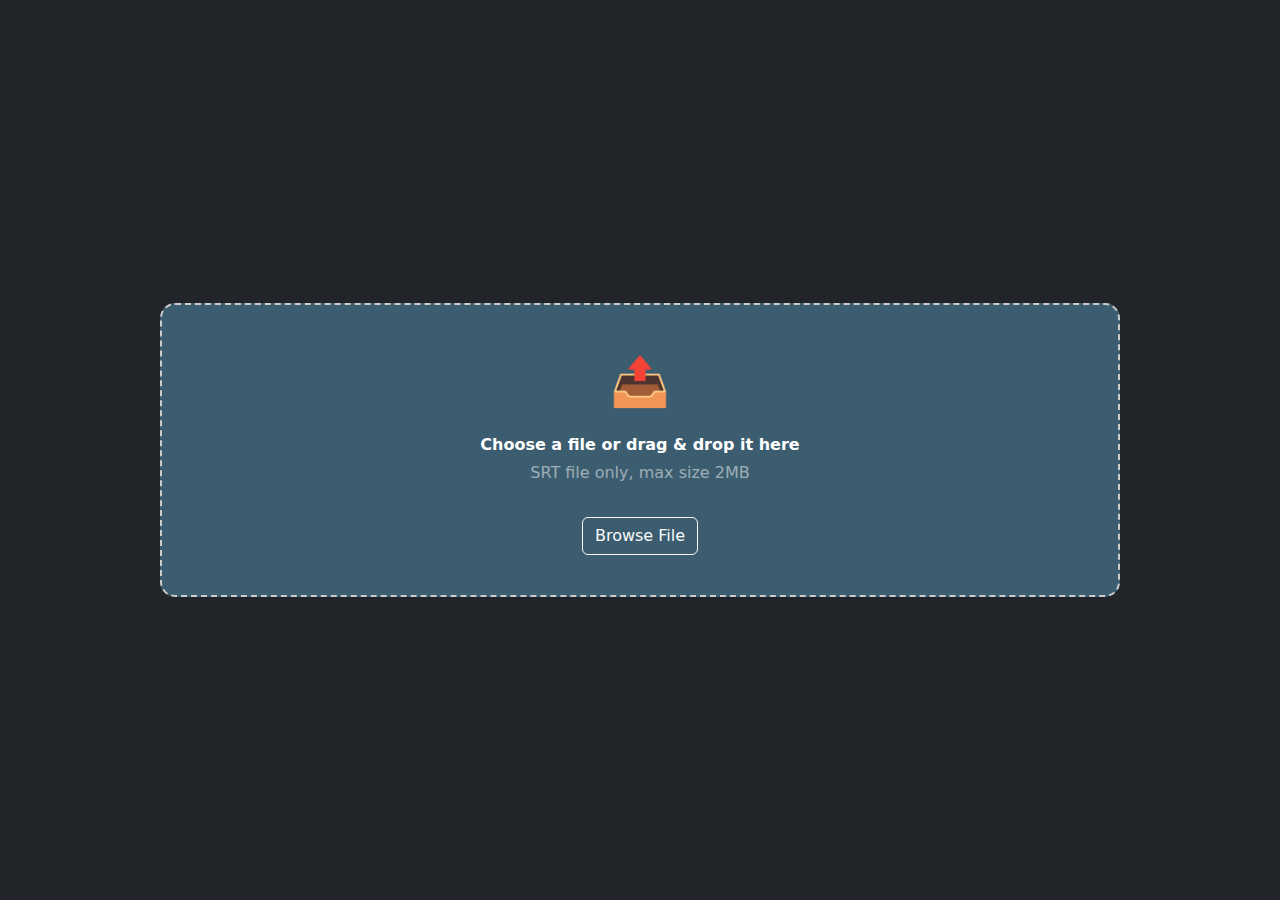
<file: test2.html>
<!DOCTYPE html>
<html lang="en">
<head>
  <meta charset="UTF-8">
  <meta name="viewport" content="width=device-width, initial-scale=1">
  <title>Drag & Drop Upload</title>
  <link href="https://cdn.jsdelivr.net/npm/bootstrap@5.3.2/dist/css/bootstrap.min.css" rel="stylesheet">
  <style>
    .drop-zone {
      border: 2px dashed #ccc;
      border-radius: 15px;
      padding: 40px;
      text-align: center;
      background-color: #3b5d6f;
      color: #fff;
      transition: background-color 0.3s ease;
    }
    .drop-zone.dragover {
      background-color: #527a8f;
    }
    .drop-zone input[type="file"] {
      display: none;
    }
    .upload-icon {
      font-size: 3rem;
    }
  </style>
</head>
<body class="bg-dark text-white d-flex justify-content-center align-items-center vh-100">

  <div class="drop-zone w-75" id="dropZone">
    <div class="upload-icon mb-3">📤</div>
    <p class="mb-1 fw-semibold">Choose a file or drag & drop it here</p>
    <p class="text-white-50">SRT file only, max size 2MB</p>
    <input type="file" id="fileInput" accept=".srt">
    <button class="btn btn-outline-light mt-3" id="browseBtn">Browse File</button>
  </div>

  <script>
    const dropZone = document.getElementById('dropZone');
    const fileInput = document.getElementById('fileInput');
    const browseBtn = document.getElementById('browseBtn');

    browseBtn.addEventListener('click', () => fileInput.click());

    fileInput.addEventListener('change', (e) => {
      handleFiles(e.target.files);
    });

    dropZone.addEventListener('dragover', (e) => {
      e.preventDefault();
      dropZone.classList.add('dragover');
    });

    dropZone.addEventListener('dragleave', () => {
      dropZone.classList.remove('dragover');
    });

    dropZone.addEventListener('drop', (e) => {
      e.preventDefault();
      dropZone.classList.remove('dragover');
      handleFiles(e.dataTransfer.files);
    });

    function handleFiles(files) {
      const file = files[0];
      if (!file) return;

      if (!file.name.endsWith(".srt")) {
        alert("Only .srt files are allowed.");
        return;
      }

      if (file.size > 2 * 1024 * 1024) {
        alert("File size must be under 2MB.");
        return;
      }

      alert(`File "${file.name}" is ready to be uploaded.`);
      // Upload logic can be added here.
    }
  </script>
</body>
</html>
</file>
<file: style.css>
:root {
    --primary-dark: #0C1426;
    --secondary-dark: #1A2234;
    --accent-dark: #323C51;
    --primary-yellow: #E0C422;
    --secondary-yellow: #f9e2af;
    --primary-blue: #1368F5;
    --secondary-blue: #487B99;
    --accent-blue: #4BB8FF;
    --dark-blue: #1D6FA4;
    --primary-white: #E3EEF5;
    --primary-black: #060A14;
    --primary-green: #a6e3a1;

}

.btn {
    padding-left: 1rem;
    padding-right: 1rem;
    font-weight: 600;
    border-width: 1.5px;
}

.btn-dark {
    background-color: var(--primary-black);
    border-color: var(--primary-black);
    color: var(--primary-white);
}

.btn-warning {
    border-color: var(--primary-yellow);
    background-color: var(--primary-yellow);
    color: var(--primary-black);
}

.btn-outline-warning {
    border-color: var(--primary-yellow);
    color: var(--primary-yellow);
}

.btn-outline-warning:hover {
    background-color: var(--primary-yellow);
    border-color: var(--primary-yellow);
    color: var(--primary-black);
}

.btn-outline-light {
    border-color: var(--primary-white);
    color: var(--primary-white);
}

.btn-outline-light:hover {
    background-color: var(--primary-white);
    border-color: var(--primary-white);
    color: var(--primary-black);
}

.btn-outline-dark {
    border-color: var(--primary-black);
    color: var(--primary-black);
}

.btn-outline-dark:hover {
    background-color: var(--primary-black);
    border-color: var(--primary-dark);
    color: var(--primary-white);
}

.btn-primary {
    border-color: var(--primary-blue);
    background-color: var(--primary-blue);
    color: var(--primary-white);
}

.btn-accent-dark {
    border-color: var(--accent-dark);
    background-color: var(--accent-dark);
    color: var(--primary-white);
}

.btn-accent-blue {
    border-color: var(--accent-blue);
    background-color: var(--accent-blue);
    color: var(--primary-dark);
}

.btn-accent-blue:hover {
    border-color: var(--accent-blue);
    background-color: var(--accent-blue);
    color: var(--primary-dark);
    opacity: 0.8;
}

.nav-search {
    background-color: var(--accent-dark);
    color: var(--primary-white);
}

.nav-search::placeholder {
    color: var(--primary-white);
}

.nav-search:focus {
    background-color: var(--accent-dark);
    color: var(--primary-white);
}

.bg-primary-dark {
    background-color: var(--primary-dark);
}

.bg-secondary-dark {
    background-color: var(--secondary-dark);
}

.bg-accent-blue {
    background-color: var(--accent-blue);
}

.bg-accent-dark {
    background-color: var(--accent-dark);
}

.nav-link {
    color: var(--primary-dark);
}

.text-warning {
    color: var(--primary-yellow);
}

.text-white {
    color: var(--primary-white);
}

.text-accent-blue {
    color: var(--accent-blue);
}

.text-secondary-dark {
    color: var(--secondary-dark);
}

.text-accent-dark {
    color: var(--accent-dark);
}

.link-light {
    color: var(--primary-white);
}

.link-accent-blue {
    color: var(--accent-blue);
    text-decoration: none;
}

.link-accent-blue:hover {
    opacity: 0.8;
}

.line-limit-3 {
    display: -webkit-box;
    -webkit-box-orient: vertical;
    overflow: hidden;
    -webkit-line-clamp: 3;
    line-clamp: 3;
}

.bg-card-blue {

    background-image: linear-gradient(var(--primary-yellow), var(--accent-blue));

    .card-body {

        .card-title {
            color: var(--primary-white);
        }

        .card-text {
            font-weight: 600;
            font-size: small;
            color: var(--accent-dark);
        }

        div {

            div:nth-of-type(1) {

                i {
                    color: var(--primary-dark);
                }
            }

            div:nth-of-type(2) {

                i:nth-of-type(1) {
                    color: var(--accent-dark);
                }

                i:nth-of-type(2) {
                    color: var(--accent-dark);
                }

                span {
                    font-weight: 600;
                    font-size: small;
                    color: var(--accent-dark);
                }
            }
        }
    }
}

.bg-card-dark-blue {

    background-color: var(--dark-blue);

    .card-body {

        .card-title {
            color: var(--primary-white);
        }

        .card-text {
            font-weight: 600;
            font-size: small;
            color: var(--secondary-dark);
        }

        div {

            div:nth-of-type(1) {

                i {
                    color: var(--primary-white);
                }
            }

            div:nth-of-type(2) {

                i:nth-of-type(1) {
                    color: var(--secondary-yellow);
                }

                i:nth-of-type(2) {
                    color: var(--primary-green);
                }

                span:nth-of-type(1) {
                    font-weight: 600;
                    font-size: small;
                    color: var(--secondary-yellow);
                }

                span:nth-of-type(2) {
                    font-weight: 600;
                    font-size: small;
                    color: var(--primary-green);
                }
            }
        }
    }
}

.bg-card-dark-mix {

    background-image: linear-gradient(var(--dark-blue) 80%, var(--accent-blue));

    .card-body {

        .card-title {
            color: var(--primary-white);
        }

        .card-text {
            font-weight: 600;
            font-size: small;
            color: var(--secondary-dark);
        }

        div {

            div:nth-of-type(1) {

                i {
                    color: var(--primary-white);
                }
            }

            div:nth-of-type(2) {

                i:nth-of-type(1) {
                    color: var(--secondary-yellow);
                }

                i:nth-of-type(2) {
                    color: var(--primary-green);
                }

                span:nth-of-type(1) {
                    font-weight: 600;
                    font-size: small;
                    color: var(--secondary-yellow);
                }

                span:nth-of-type(2) {
                    font-weight: 600;
                    font-size: small;
                    color: var(--primary-green);
                }
            }
        }
    }
}

.bg-card-dark-mix-mono {

    background-image: linear-gradient(var(--dark-blue) 80%, var(--accent-blue));

    .card-body {

        .card-title {
            color: var(--primary-white);
        }

        .card-text {
            font-weight: 600;
            font-size: small;
            color: var(--secondary-dark);
        }

        div {

            div:nth-of-type(1) {

                i {
                    color: var(--primary-dark);
                }
            }

            div:nth-of-type(2) {

                i:nth-of-type(1) {
                    color: var(--accent-dark);
                }

                i:nth-of-type(2) {
                    color: var(--accent-dark);
                }

                span:nth-of-type(1) {
                    font-weight: 600;
                    font-size: small;
                    color: var(--accent-dark);
                }

                span:nth-of-type(2) {
                    font-weight: 600;
                    font-size: small;
                    color: var(--accent-dark);
                }
            }
        }
    }
}

.modal-content {
    background-color: var(--primary-dark);
    border-color: var(--accent-blue);
    border-width: 2px;

    .modal-header {
        border-bottom: none;
        color: var(--accent-blue);
    }

    .modal-body {
        color: var(--primary-white);
    }

    .modal-footer {
        border-top: none;
    }
}

.btn-modal-close {
    color: var(--primary-white);
}

.btn-modal-close:hover {
    opacity: 0.8;
}
</file>
<file: admin.style.css>
:root {
    --primary-dark: #0C1426;
    --secondary-dark: #1A2234;
    --accent-dark: #323C51;
    --primary-yellow: #E0C422;
    --secondary-yellow: #f9e2af;
    --primary-blue: #1368F5;
    --secondary-blue: #2854AB;
    --accent-blue: #4BB8FF;
    --primary-dark-blue: #1D6FA4;
    --secondary-dark-blue: #162C5A;
    --primary-white: #E3EEF5;
    --primary-black: #060A14;
    --primary-green: #a6e3a1;
    --dark-background-blue: #010D26;
    --offcanvas-blue: #074B73;
    --offcanvas-selection-blue: #487B99;
    --subtitle-orange: #F29B10;
    --dark-req-background: #1A2234;

}
.bg-secondary-blue{
    background-color: var(--secondary-blue);
}

.bg-dark-req-background {
    background-color: var(--dark-req-background);
}

.line-clamp-2 {
    display: -webkit-box;
    -webkit-line-clamp: 4;
    -webkit-box-orient: vertical;
    overflow: hidden;
}
.placeholder-44::placeholder {
    color: rgba(0, 0, 0, 0.44); /* black with 44% opacity */
  }

.reset-on-focus:focus {
    border: 2px solid #00d2ff !important;
    outline: none;
  }

/* Default styles for desktop */
.custom-btn-font {
    font-size: 1rem;
}


#signUpLink {
    color: var(--primary-yellow);

    text-decoration: none;
}

.btn-dark {
    background-color: var(--primary-dark);
    border-color: var(--primary-dark);
    color: var(--primary-white);
}

.btn-black {
    background-color: var(--primary-black);
    border-color: var(--primary-white);
    color: var(--primary-white);
}

.btn-black:hover {
    background-color: var(--primary-black);
    border-color: var(--primary-white);
    color: var(--primary-white);
    opacity: 0.8;
}

.btn-warning {
    border-color: var(--primary-yellow);
    background-color: var(--primary-yellow);
    color: var(--primary-black);
}

.btn-outline-warning {
    border-color: var(--primary-yellow);
    color: var(--primary-yellow);
}

.btn-outline-warning:hover {
    background-color: var(--primary-yellow);
    border-color: var(--primary-yellow);
    color: var(--primary-black);
}

.btn-outline-light {
    border-color: var(--primary-white);
    color: var(--primary-white);
}

.btn-outline-light:hover {
    background-color: var(--primary-white);
    border-color: var(--primary-white);
    color: var(--primary-black);
}

.btn-outline-dark {
    border-color: var(--primary-dark);
    color: var(--primary-dark);
}

.btn-outline-dark:hover {
    background-color: var(--primary-dark);
    border-color: var(--primary-dark);
    color: var(--primary-white);
}

.btn-outline-success {
    border-color: var(--primary-green);
    color: var(--primary-green);
}

.btn-outline-success:hover {
    background-color: var(--primary-green);
    border-color: var(--primary-green);
    color: var(--primary-dark);
}

.btn-primary {
    border-color: var(--primary-blue);
    background-color: var(--primary-blue);
    color: var(--primary-white);
}

.btn-secondary{
    border-color: var(--primary-blue);
    background-color: var(--primary-blue);
    color: var(--primary-white);
    font-size: 1rem;
}
.btn-secondary:hover {
    background-color: var(--primary-blue);
    border-color: var(--primary-blue);
    color: var(--primary-white);
    opacity: 0.8;
}
.btn-third {
    border-color: var(--offcanvas-selection-blue);
    background-color: var(--offcanvas-selection-blue);
    color: var(--primary-white);
}
.btn-third:hover {
    background-color: var(--offcanvas-selection-blue);
    border-color: var(--offcanvas-selection-blue);
    color: var(--primary-white);
    opacity: 0.8;
}

.btn-accent-dark {
    border-color: var(--accent-dark);
    background-color: var(--accent-dark);
    color: var(--primary-white);
}

.btn-accent-dark:hover {
    border-color: var(--accent-dark);
    background-color: var(--accent-dark);
    color: var(--primary-white);
    opacity: 0.8;
}
.bg-accent-blue{
    background-color: var(--accent-blue);
}

.btn-accent-blue {
    border-color: var(--accent-blue);
    background-color: var(--accent-blue);
    color: var(--primary-dark);
}

.btn-accent-blue:hover {
    border-color: var(--accent-blue);
    background-color: var(--accent-blue);
    color: var(--primary-dark);
    opacity: 0.8;
}

.btn-modal-close {
    color: var(--primary-white);
}

.btn-modal-close:hover {
    opacity: 0.8;
}

.btn-modal-close:active {
    opacity: 1;
}

.nav-search-btn {
    display: inline-block;
    line-height: 1.5;
    padding: 0.375rem 0.75rem 0.375rem 0.75rem;
    border: 1px solid var(--primary-dark-blue);
    background-color: var(--primary-dark-blue);
    color: var(--primary-white);
    width: 100%;
    max-width: 300px;
    text-align: start;
}

.work-custom-button-margin {
    margin-right: auto;
}

.nav-search-btn:hover,
.nav-search-btn:focus {
    background-color: var(--primary-dark-blue);
    color: var(--primary-white);
    border-color: var(--primary-white);
}

.nav-search-btn:active {
    border-color: var(--primary-dark-blue);
}

.bg-primary-dark {
    background-color: var(--primary-dark);
}

.bg-secondary-dark {
    background-color: var(--secondary-dark);
}

.bg-accent-blue {
    background-color: var(--accent-blue);
}

.bg-accent-dark {
    background-color: var(--accent-dark);
}

.nav-link {
    color: var(--primary-white);
}

.nav-link.active {
    color: var(--primary-yellow) !important;
    font-weight: 600;
}

.nav-link:hover,
.nav-link:focus {
    color: var(--primary-yellow);
}

.text-warning {
    color: var(--primary-yellow);
}

.text-white {
    color: var(--primary-white);
}

.text-accent-blue {
    color: var(--accent-blue);
}

.text-secondary-dark {
    color: var(--secondary-dark);
}

.text-accent-dark {
    color: var(--accent-dark);
}

.link-light {
    color: var(--primary-white);
}

.link-accent-blue {
    color: var(--accent-blue);
    text-decoration: none;
}

.link-accent-blue:hover {
    opacity: 0.8;
}

.border-light {
    border-color: var(--primary-white);
}

.dynamic-height-line-limit-3 {
    display: -webkit-box;
    -webkit-box-orient: vertical;
    overflow: hidden;
    -webkit-line-clamp: 3;
    line-clamp: 3;
}

.fixed-height-line-limit-3 {
    line-height: 1.2em;
    height: 3.6rem;
    overflow: hidden;

    /* add the 'text-overflow: ellipsis' effect */
    display: -webkit-box;
    -webkit-box-orient: vertical;
    -webkit-line-clamp: 3;
    line-clamp: 3;
}

.fixed-height-line-limit-2 {
    line-height: 1.3em;
    height: 2.6rem;
    overflow: hidden;

    /* add the 'text-overflow: ellipsis' effect */
    display: -webkit-box;
    -webkit-box-orient: vertical;
    -webkit-line-clamp: 2;
    line-clamp: 2;
}

.bg-card-dark-blue {

    background-color: var(--primary-dark-blue);

    .edit-delete-icons {
        position: absolute;
        top: 7px;
        right: 7px;
    }

    .card-body {

        .card-title {
            color: var(--primary-white);
            font-size: 0.9rem;
            font-weight: 600;
            margin-bottom: 0;
        }

        .card-text {
            color: var(--secondary-dark);
            font-size: 0.75rem;
            font-weight: 600;
            margin-bottom: 0.5rem;
        }

        div {

            div:nth-of-type(1) {

                i {
                    color: var(--primary-white);
                }
            }

            div:nth-of-type(2) {

                i:nth-of-type(1) {
                    color: var(--secondary-yellow);
                }

                i:nth-of-type(2) {
                    color: var(--primary-green);
                }

                span:nth-of-type(1) {
                    font-weight: 600;
                    font-size: 0.75rem;
                    color: var(--secondary-yellow);
                }

                span:nth-of-type(2) {
                    font-weight: 600;
                    font-size: 0.75rem;
                    color: var(--primary-green);
                }
            }
        }
    }
}



/* This is the CSS for the offcanvas component. It sets the background color and text color for the offcanvas component. */
.bg-offcanvas-blue {
    background-color: var(--offcanvas-blue);
}

.bg-offcanvas-selection-blue {
    background-color: var(--offcanvas-selection-blue);
}

.offcanvas-body a:hover {
    background-color: var(--offcanvas-selection-blue);
    /* blue background on hover */
    border-radius: 5px;
    color: #fff;
    /* white text on hover */
}

.offcanvas-body li {
    margin-bottom: 0.75rem;
    /* Adjust as needed */
}

.bg-subtitle-orange {
    background-color: var(--subtitle-orange);
}

.bg-dark-background-blue {
    background-color: var(--dark-background-blue);
}

.bg-gradient-blue {
    background-image: linear-gradient(to right, var(--secondary-blue), var(--secondary-dark-blue), var(--primary-black));
}

.custom-card-border {
    border: none;
    box-shadow: none;
    /* Or adjust to be more even */
}

.bg-updated-gradient-blue {
    background: #2854AB;
    /* Fallback color */
    background: linear-gradient(200deg,
            rgba(40, 84, 171, 1) 0%,
            /* Starting blue */
            rgba(25, 57, 133, 1) 44%,
            /* Midpoint darker blue */
            rgba(6, 10, 20, 1) 100%
            /* Deep dark end */
        );
}

.custom-card-width {
    width: 450px;
    max-width: 90%;
    /* Responsive fallback */
}

.modal-content {
    background-color: var(--primary-dark);
    border-color: var(--accent-blue);
    border-width: 2px;

    .modal-header {
        border-bottom: none;
        color: var(--accent-blue);
    }

    .modal-body {
        color: var(--primary-white);
    }

    .modal-footer {
        border-top: none;
    }
}

#navbar {
    background-image: linear-gradient(to right, var(--secondary-blue), var(--secondary-dark-blue), var(--primary-black));
    width: 100%;
}

body nav {
    padding: 1rem 2rem 1rem 2rem;
}

.custom-nav-padding {
    padding-left: 1.5rem;
    padding-right: 1.5rem;
    /* Responsive fallback */
}

body nav div button i {
    font-size: 1.5rem;
}

.custom-form-css {
    display: flex;
    justify-content: space-between;
    align-items: center;
    flex-wrap: wrap;

}

.suggestions {
  position: absolute;
  top: 100%;
  left: 0;
  right: 0;
  max-height: 200px;
  overflow-y: auto;
  border: 0px solid #ccc;
  border-top: none;
  background-color: #fff;
  list-style: none;
  margin: 0;
  padding: 0;
  z-index: 1000;
  border-radius: 0 0 10px 10px;
  background-color: var(--accent-blue);
}

.suggestions li {
  padding: 10px;
  cursor: pointer;
  font-size: 0.95rem;
}

.suggestions li:hover {
  background-color: #1D6FA4;
}


/* Custom yellow button styles */
.custom-yellow-btn {
    color: black;
    background-color: #E0C422;
    border: none;
    font-size: 1rem;
}

.custom-yellow-btn:hover {
    background-color: #AD9718;
}

/* Default order on small screens (swapped) */
.first {
    order: 1;
}

.second {
    order: 2;
}

body nav div:last-of-type {
    gap: 1rem;
}
.btn-hover-white:hover {
    background-color: white !important;
    color: black !important;
    border-color: white !important;
}
.glow-on-hover {
    position: relative;
    overflow: visible;
  }

  .glow-on-hover::after {
    content: "";
    position: absolute;
    bottom: -10px; /* places glow below the form */
    left: 50%;
    transform: translateX(-50%);
    width: 50%; /* controls horizontal spread */
    height: 20px; /* vertical thickness of the glow */
    background: radial-gradient(ellipse at center, rgba(0, 153, 255, 0.3) 0%, transparent 80%);
    filter: blur(10px); /* makes it look soft like a shadow */
    opacity: 0;
    transition: opacity 0.3s ease;
    pointer-events: none;
    z-index: 0;
  }

  .glow-on-hover:hover::after {
    opacity: 1;
  }

.custom-form-req-css{
    padding: 0 3rem 0 3rem;
}

/* Form styles */
label {
display: block;
margin-top: 10px;
}
input, textarea {
width: 100%;
padding: 8px;
margin-top: 5px;
}
.hidden {
display: none;
}
/* Choose file cs */
input[type="file"].custom-file-style {
    background-color: #487B99;
    color: rgba(0, 0, 0, 1);
    padding: 0.75rem 1.5rem;
    border-radius: 50rem; /* pill */
    border: none;
    font-size: 1rem;
    font-family: inherit;
    cursor: pointer;
  }

  /* Style the "Choose File" button inside */
  input[type="file"].custom-file-style::file-selector-button {
    background-color: #ffffff;
    color: #000;
    border: none;
    padding: 0.5rem 1rem;
    border-radius: 50rem;
    margin-right: 1rem;
    cursor: pointer;
    font-weight: 500;
    transition: background-color 0.3s ease;
  }

  input[type="file"].custom-file-style::file-selector-button:hover {
    background-color: #e0e0e0;
  }
/* Drop Zone CSS */
.drop-zone {
    border: 2px dashed #ccc;
    border-radius: 15px;
    padding: 40px;
    text-align: center;
    background-color: #4491be;
    color: #fff;
    transition: background-color 0.3s ease;
  }
  .drop-zone.dragover {
    background-color: #487B99;
  }
  .drop-zone input[type="file"] {
    display: none;
  }
  .upload-icon {
    font-size: 3rem;
  }



@media only screen and (max-width: 600px) {
    .first {
        order: 2;
    }

    .second {
        order: 1;
    }

    .custom-nav-padding {
        padding: 0;
        /* Responsive fallback */
    }

    .custom-form-css {
        display: flex;
        flex-direction: column;
    }

    #navbar {
        background-image: none;
    }

    body nav {
        display: flex;
        flex-direction: column;
        background-color: none;
    }

    body nav div {
        background-image: linear-gradient(to right, var(--secondary-blue), var(--secondary-dark-blue), var(--primary-black));
        width: 100%;
        display: flex;
        justify-content: space-between;
        padding: 0.5rem 0.8rem 0.5rem 0.8rem;
        align-items: center;
    }

    body nav div button i {
        font-size: 2rem;
    }
   @keyframes expand {
    0% {
        transform: translatey(-5rem);
    }
    100% {       
        transform: translatey(0); /* adjust based on your content */        
    }
    }
    @keyframes fadeIn {
    0% {
        opacity: 0;
    }
    100% {
        opacity: 1;
    }
    }
    @keyframes typing {
    from {
        width: 0;
    }
    to {
        width: 100%;
    }
    }

    @keyframes blink {
    0%, 50%, 100% {
        border-color: transparent;
    }
    25%, 75% {
        border-color: black;
    }
    }
    #navRight{
        transform: translatey(-5rem);
        margin-top: 1rem;
        justify-content: center;
        background-image: linear-gradient(90deg, #00d2ff 0%, #3a47d5 100%);
        border-radius: 3rem;
        padding: 0.65rem 1rem 0.65rem 1rem;
        width: fit-content;
        gap: 0rem;
        animation-name: expand;
        animation-duration: 1.2s;
        animation-iteration-count: 1;
        animation-fill-mode: forwards;        
        animation-timing-function: ease-in-out;
    }


    /*body nav div:last-of-type {
        display: flex;
        transform: translatey(-5rem);
        margin-top: 1rem;
        justify-content: center;
        background-image: linear-gradient(90deg, #00d2ff 0%, #3a47d5 100%);
        border-radius: 3rem;
        padding: 0.65rem 1rem 0.65rem 1rem;
        gap: 0rem;
        width: fit-content;
        animation-name: expand;
        animation-duration: 1.2s;
        animation-iteration-count: 1;
        animation-fill-mode: forwards;        
        animation-timing-function: ease-in-out;
    }
    body nav div:last-of-type p{
        opacity: 0;
        animation-name: fadeIn;
        animation-duration: 1.2s;
        animation-iteration-count: 1;
        animation-fill-mode: forwards;        
        animation-timing-function: ease-in-out;
    }
    body nav div:last-of-type a img{
        opacity: 0;
        animation-name: fadeIn;
        animation-duration: 1.2s;
        animation-iteration-count: 1;
        animation-fill-mode: forwards;        
        animation-timing-function: ease-in-out;
    }

    body nav div:last-of-type p {
        color: var(--primary-dark);
    }*/

    #overviewComponets {
        display: flex;
        justify-content: center;
        align-items: center;
    }

    #overviewCards {
        display: flex;
        flex-direction: column;
        align-items: center;
        justify-content: center;
    }

    .custom-btn-font {
        font-size: 0.86rem;
    }
    .custom-yellow-btn {
        font-size: 0.86rem;
    }

    .line-clamp-2 {
        -webkit-line-clamp: 8;
    }

    .work-custom-button-margin {
        margin-right: 0.3rem;
    }
    .custom-form-req-css{
        padding: 0 1rem 0 1rem;
    }
}
</file>
<file: login.style.css>
:root {
    --primary-dark: #0C1426;
    --secondary-dark: #1A2234;
    --accent-dark: #323C51;
    --primary-yellow: #E0C422;
    --secondary-yellow: #f9e2af;
    --primary-blue: #1368F5;
    --secondary-blue: #2854AB;
    --accent-blue: #4BB8FF;
    --primary-dark-blue: #1D6FA4;
    --secondary-dark-blue: #162C5A;
    --primary-white: #E3EEF5;
    --primary-black: #060A14;
    --primary-green: #a6e3a1;
    --dark-background-blue: #010D26;
    --login-btn-blue: #074B73;

}

#signUpLink {
    color: var(--primary-yellow);
    
    text-decoration: none;
  }

.btn-dark {
    background-color: var(--primary-dark);
    border-color: var(--primary-dark);
    color: var(--primary-white);
}

.btn-black {
    background-color: var(--primary-black);
    border-color: var(--primary-white);
    color: var(--primary-white);
}

.btn-black:hover {
    background-color: var(--primary-black);
    border-color: var(--primary-white);
    color: var(--primary-white);
    opacity: 0.8;
}

.btn-warning {
    border-color: var(--primary-yellow);
    background-color: var(--primary-yellow);
    color: var(--primary-black);
}

.btn-outline-warning {
    border-color: var(--primary-yellow);
    color: var(--primary-yellow);
}

.btn-outline-warning:hover {
    background-color: var(--primary-yellow);
    border-color: var(--primary-yellow);
    color: var(--primary-black);
}

.btn-outline-light {
    border-color: var(--primary-white);
    color: var(--primary-white);
}

.btn-outline-light:hover {
    background-color: var(--primary-white);
    border-color: var(--primary-white);
    color: var(--primary-black);
}

.btn-outline-dark {
    border-color: var(--primary-dark);
    color: var(--primary-dark);
}

.btn-outline-dark:hover {
    background-color: var(--primary-dark);
    border-color: var(--primary-dark);
    color: var(--primary-white);
}

.btn-primary {
    border-color: var(--primary-blue);
    background-color: var(--primary-blue);
    color: var(--primary-white);
}

.btn-accent-dark {
    border-color: var(--accent-dark);
    background-color: var(--accent-dark);
    color: var(--primary-white);
}

.btn-accent-dark:hover {
    border-color: var(--accent-dark);
    background-color: var(--accent-dark);
    color: var(--primary-white);
    opacity: 0.8;
}

.btn-accent-blue {
    border-color: var(--accent-blue);
    background-color: var(--accent-blue);
    color: var(--primary-dark);
}

.btn-accent-blue:hover {
    border-color: var(--accent-blue);
    background-color: var(--accent-blue);
    color: var(--primary-dark);
    opacity: 0.8;
}

.btn-modal-close {
    color: var(--primary-white);
}

.btn-modal-close:hover {
    opacity: 0.8;
}

.btn-modal-close:active {
    opacity: 1;
}

.nav-search-btn {
    display: inline-block;
    line-height: 1.5;
    padding: 0.375rem 0.75rem 0.375rem 0.75rem;
    border: 1px solid var(--primary-dark-blue);
    background-color: var(--primary-dark-blue);
    color: var(--primary-white);
    width: 100%;
    max-width: 300px;
    text-align: start;
}

.nav-search-btn:hover, .nav-search-btn:focus {
    background-color: var(--primary-dark-blue);
    color: var(--primary-white);
    border-color: var(--primary-white);
}

.nav-search-btn:active {
    border-color: var(--primary-dark-blue);
}

.bg-primary-dark {
    background-color: var(--primary-dark);
}

.bg-secondary-dark {
    background-color: var(--secondary-dark);
}

.bg-accent-blue {
    background-color: var(--accent-blue);
}

.bg-accent-dark {
    background-color: var(--accent-dark);
}

.nav-link {
    color: var(--primary-white);
}
.nav-link.active {
    color: var(--primary-yellow) !important;
    font-weight: 600;
}

.nav-link:hover, .nav-link:focus {
    color: var(--primary-yellow);
}

.text-warning {
    color: var(--primary-yellow);
}

.text-white {
    color: var(--primary-white);
}

.text-accent-blue {
    color: var(--accent-blue);
}

.text-secondary-dark {
    color: var(--secondary-dark);
}

.text-accent-dark {
    color: var(--accent-dark);
}

.link-light {
    color: var(--primary-white);
}

.link-accent-blue {
    color: var(--accent-blue);
    text-decoration: none;
}

.link-accent-blue:hover {
    opacity: 0.8;
}

.border-light {
    border-color: var(--primary-white);
}

.dynamic-height-line-limit-3 {
    display: -webkit-box;
    -webkit-box-orient: vertical;
    overflow: hidden;
    -webkit-line-clamp: 3;
    line-clamp: 3;
}

.fixed-height-line-limit-3 {
    line-height: 1.2em;
    height: 3.6rem;
    overflow: hidden;

    /* add the 'text-overflow: ellipsis' effect */
    display: -webkit-box;
    -webkit-box-orient: vertical;
    -webkit-line-clamp: 3;
    line-clamp: 3;
}

.bg-card-blue {

    background-image: linear-gradient(var(--primary-yellow), var(--accent-blue));

    .card-body {

        .card-title {
            color: var(--primary-white);
        }

        .card-text {
            font-weight: 600;
            font-size: small;
            color: var(--accent-dark);
        }

        div {

            div:nth-of-type(1) {

                i {
                    color: var(--primary-dark);
                }
            }

            div:nth-of-type(2) {

                i:nth-of-type(1) {
                    color: var(--accent-dark);
                }

                i:nth-of-type(2) {
                    color: var(--accent-dark);
                }

                span {
                    font-weight: 600;
                    font-size: small;
                    color: var(--accent-dark);
                }
            }
        }
    }
}

.bg-card-dark-blue {

    background-color: var(--primary-dark-blue);

    .card-body {

        .card-title {
            color: var(--primary-white);
        }

        .card-text {
            font-weight: 600;
            font-size: small;
            color: var(--secondary-dark);
        }

        div {

            div:nth-of-type(1) {

                i {
                    color: var(--primary-white);
                }
            }

            div:nth-of-type(2) {

                i:nth-of-type(1) {
                    color: var(--secondary-yellow);
                }

                i:nth-of-type(2) {
                    color: var(--primary-green);
                }

                span:nth-of-type(1) {
                    font-weight: 600;
                    font-size: small;
                    color: var(--secondary-yellow);
                }

                span:nth-of-type(2) {
                    font-weight: 600;
                    font-size: small;
                    color: var(--primary-green);
                }
            }
        }
    }
}
.bg-login-btn-blue{
    background-color: var(--login-btn-blue);
}
.bg-dark-background-blue{
    background-color: var(--dark-background-blue);
}
.bg-gradient-blue {    
    background-image: linear-gradient(to right, var(--secondary-blue), var(--secondary-dark-blue), var(--primary-black));
}
.custom-card-border{
    border: none;
    box-shadow: none; /* Or adjust to be more even */
}
.bg-updated-gradient-blue {
    background: #2854AB; /* Fallback color */
    background: linear-gradient(
      200deg,
      rgba(40, 84, 171, 1) 0%,     /* Starting blue */
      rgba(25, 57, 133, 1) 44%,    /* Midpoint darker blue */
      rgba(6, 10, 20, 1) 100%      /* Deep dark end */
    );
}  

.custom-card-width {
    width: 450px;
    max-width: 90%; /* Responsive fallback */
  }

.modal-content {
    background-color: var(--primary-dark);
    border-color: var(--accent-blue);
    border-width: 2px;

    .modal-header {
        border-bottom: none;
        color: var(--accent-blue);
    }

    .modal-body {
        color: var(--primary-white);
    }

    .modal-footer {
        border-top: none;
    }
}
</file>
